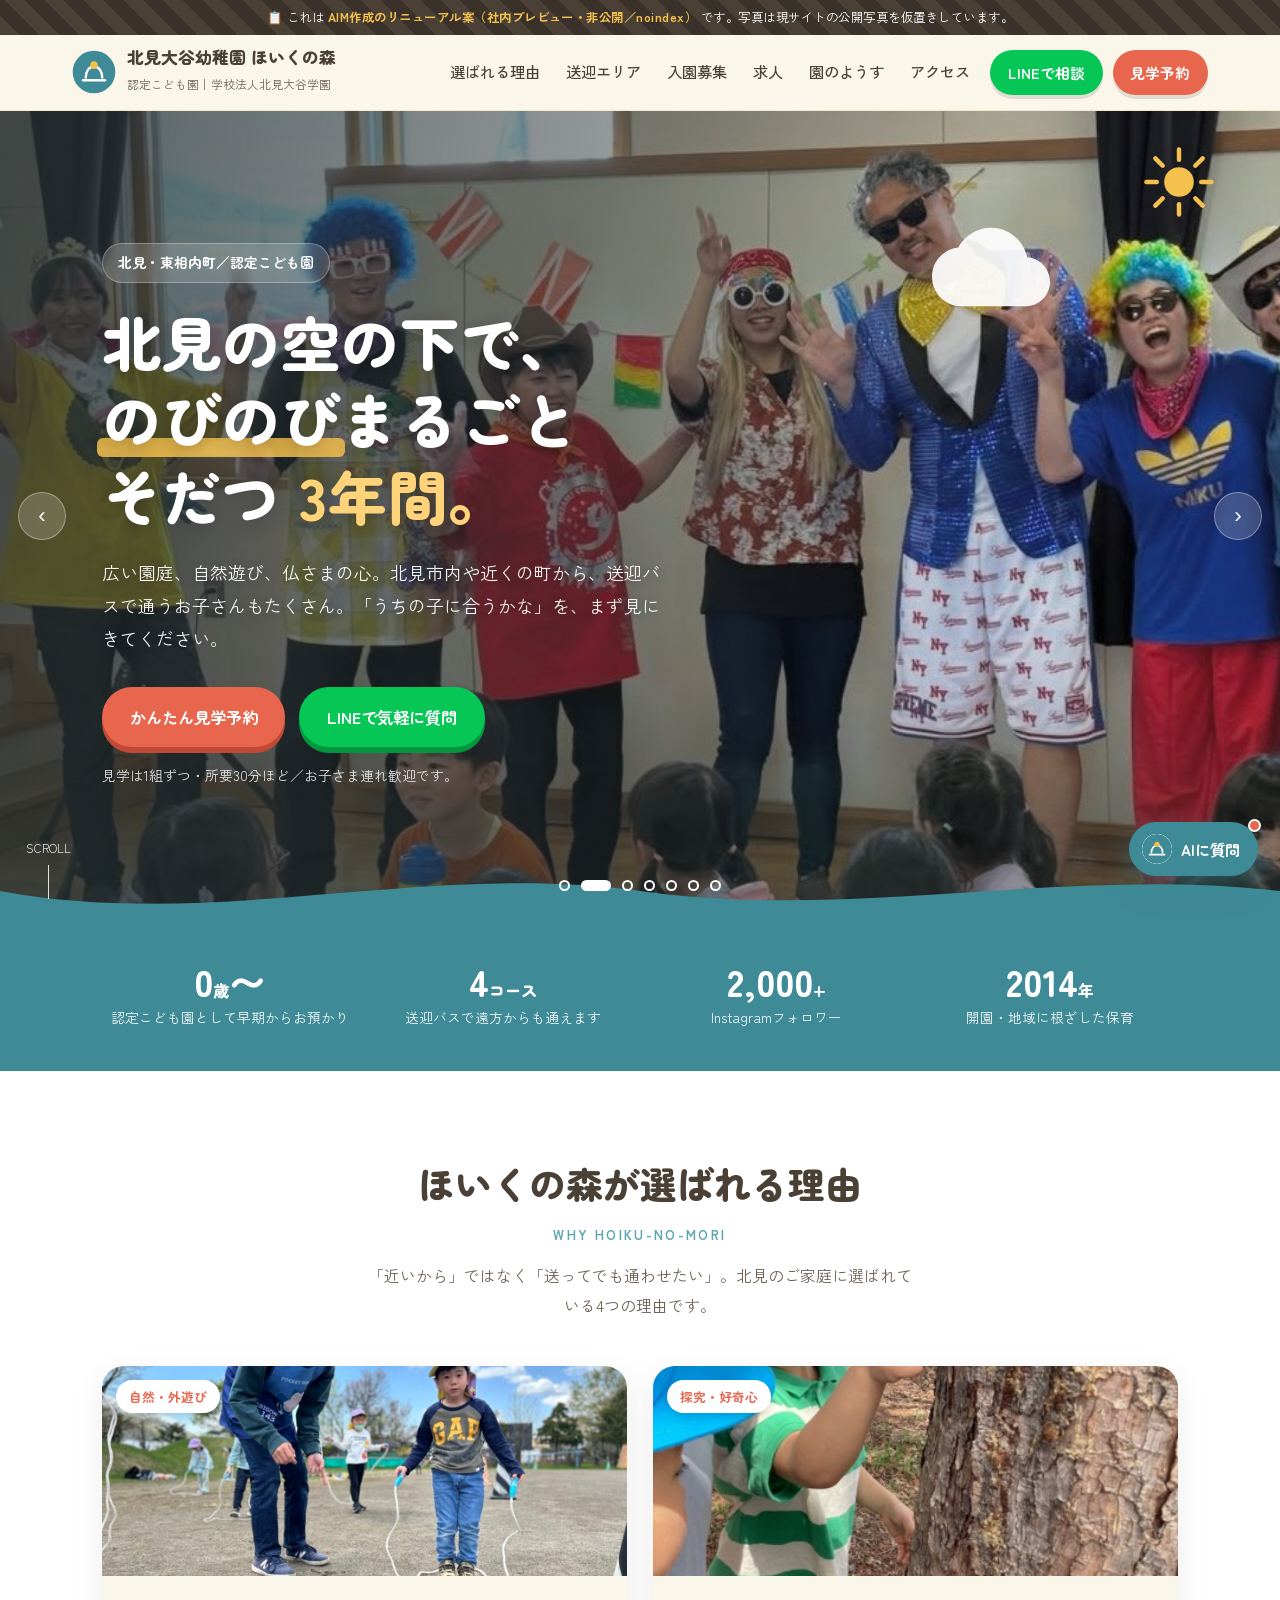
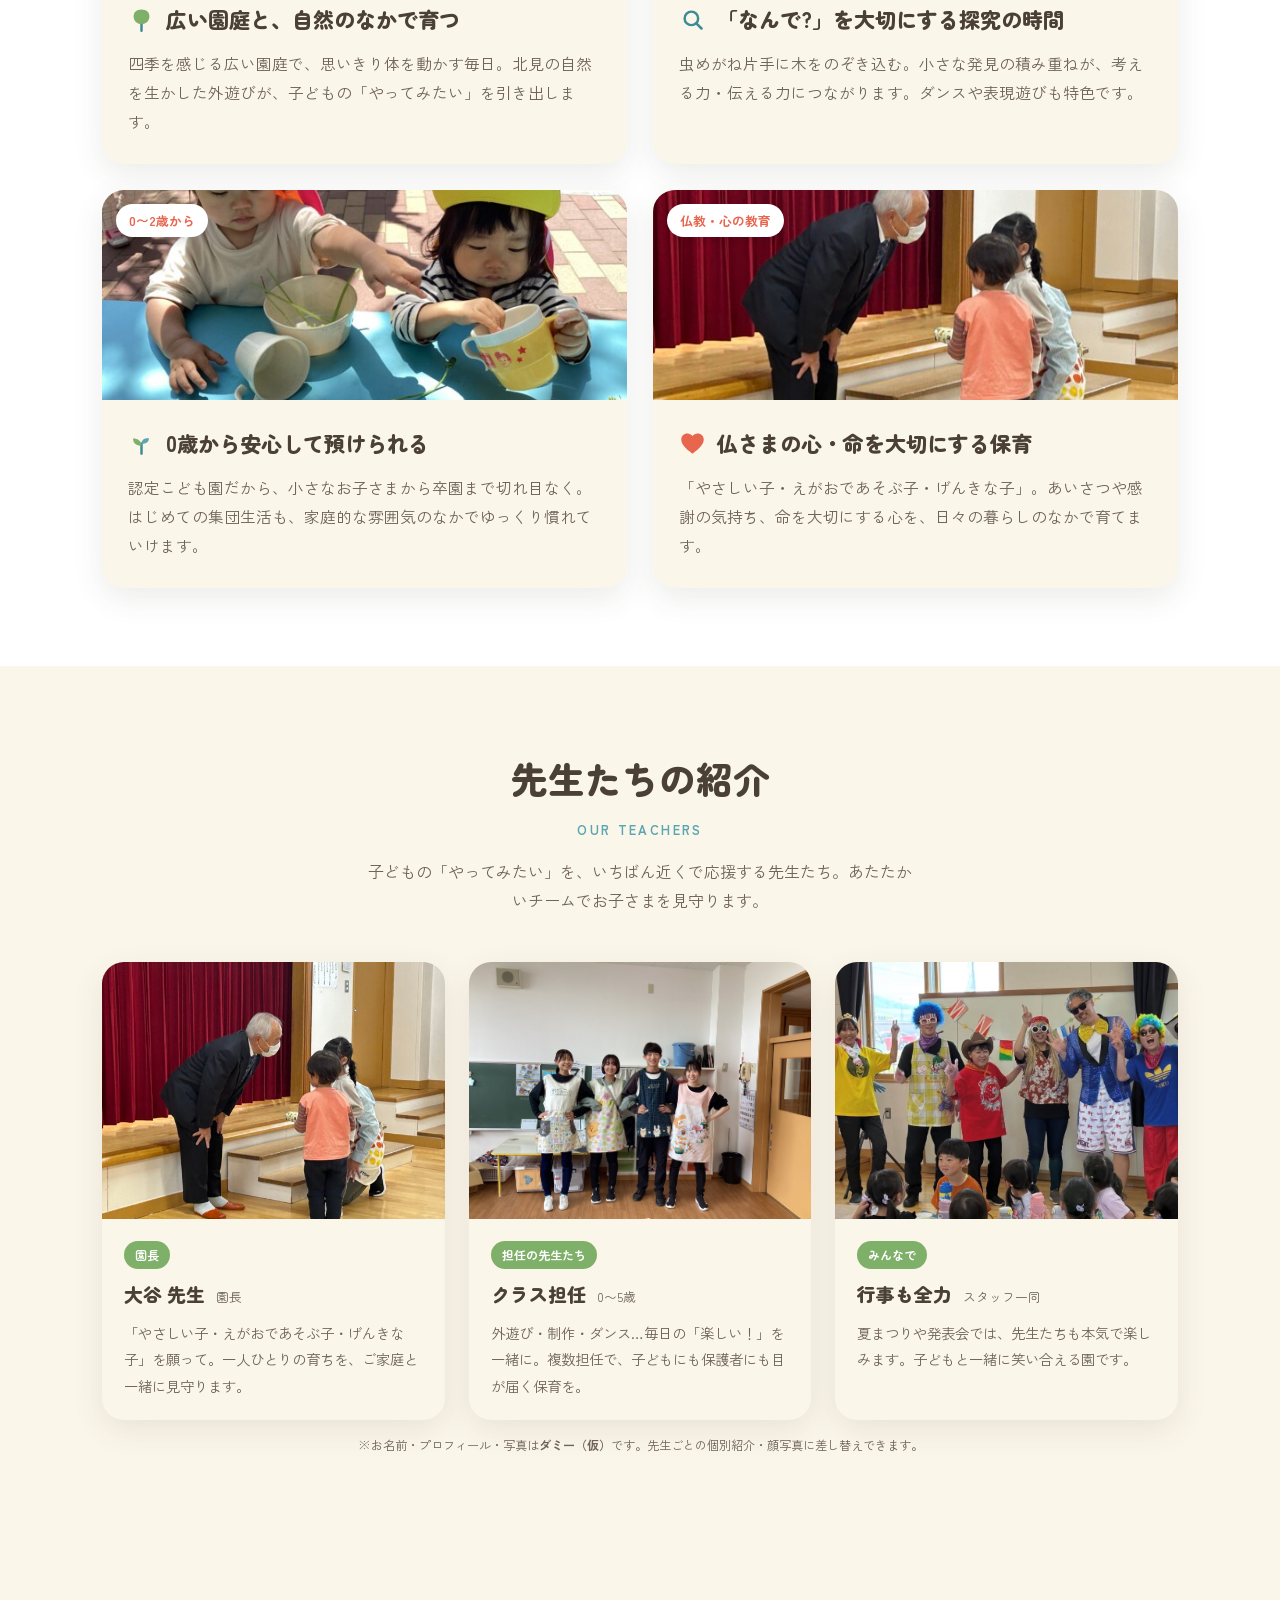
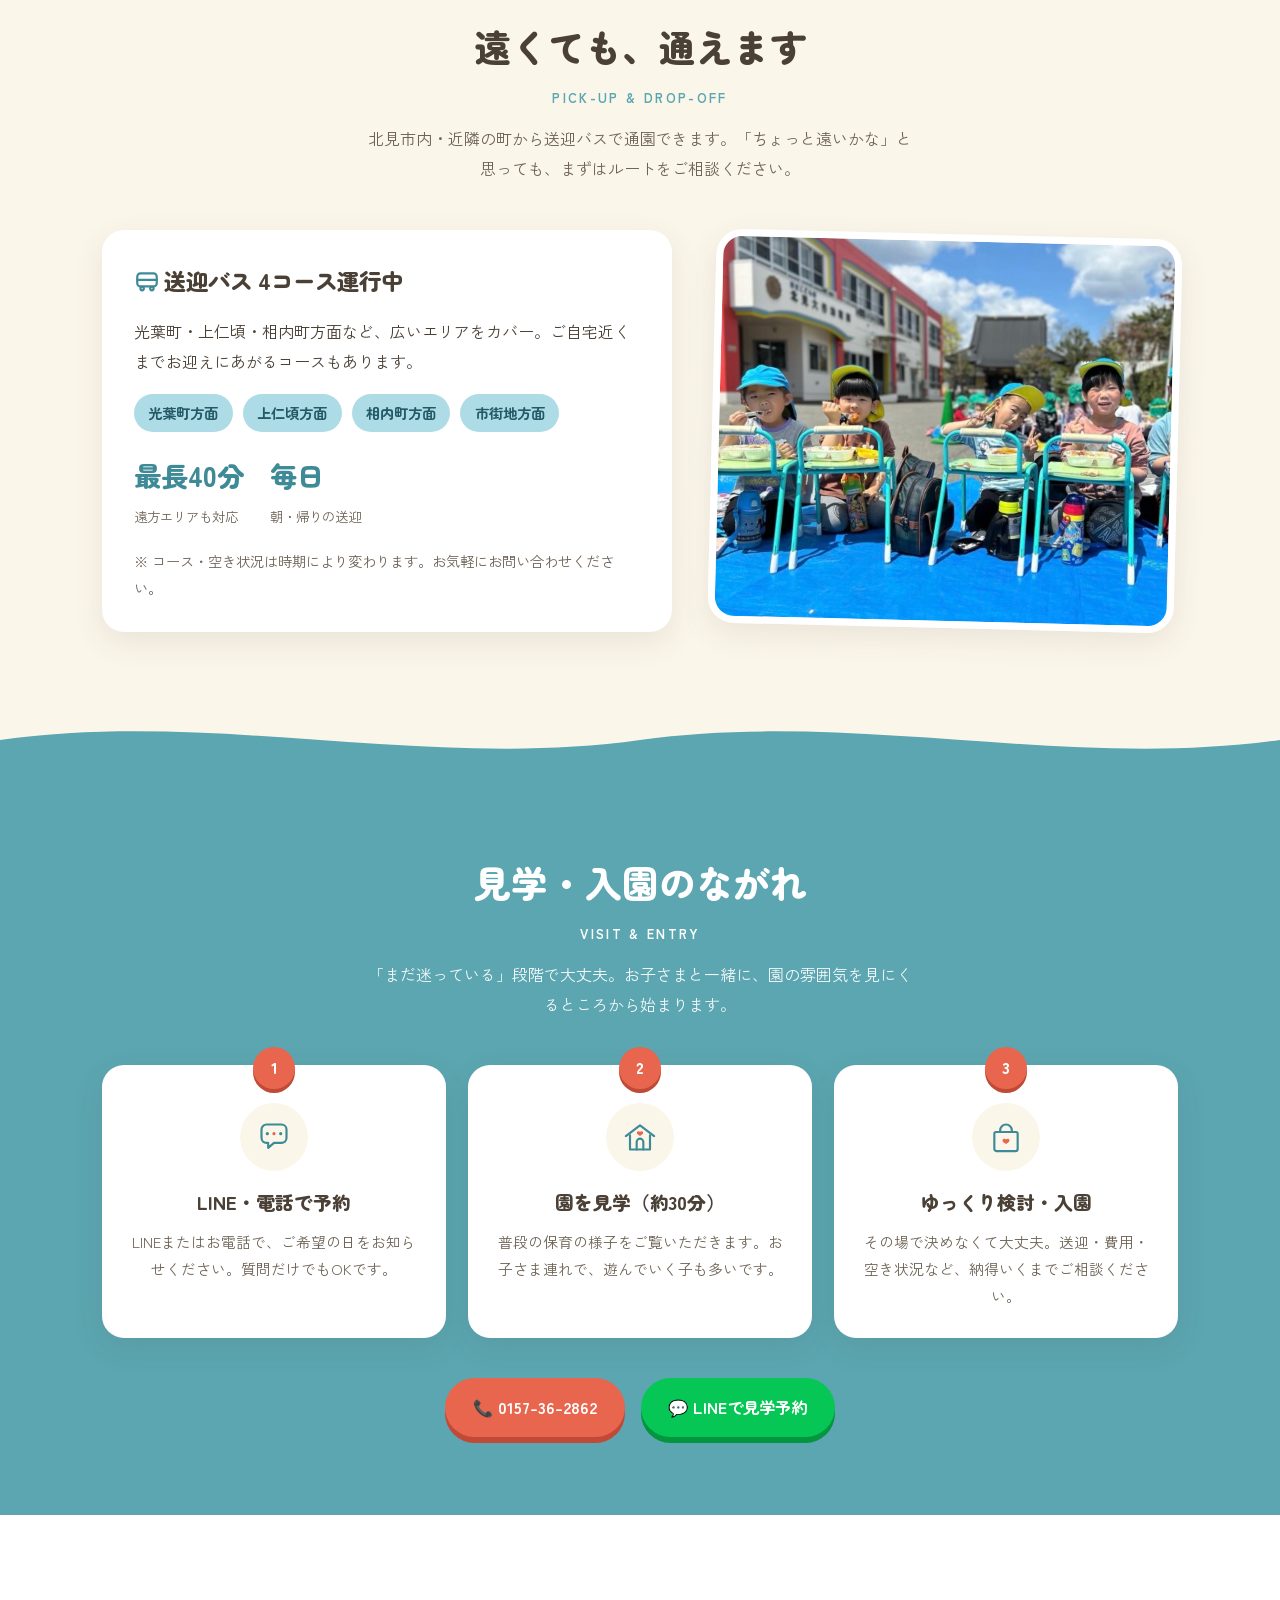
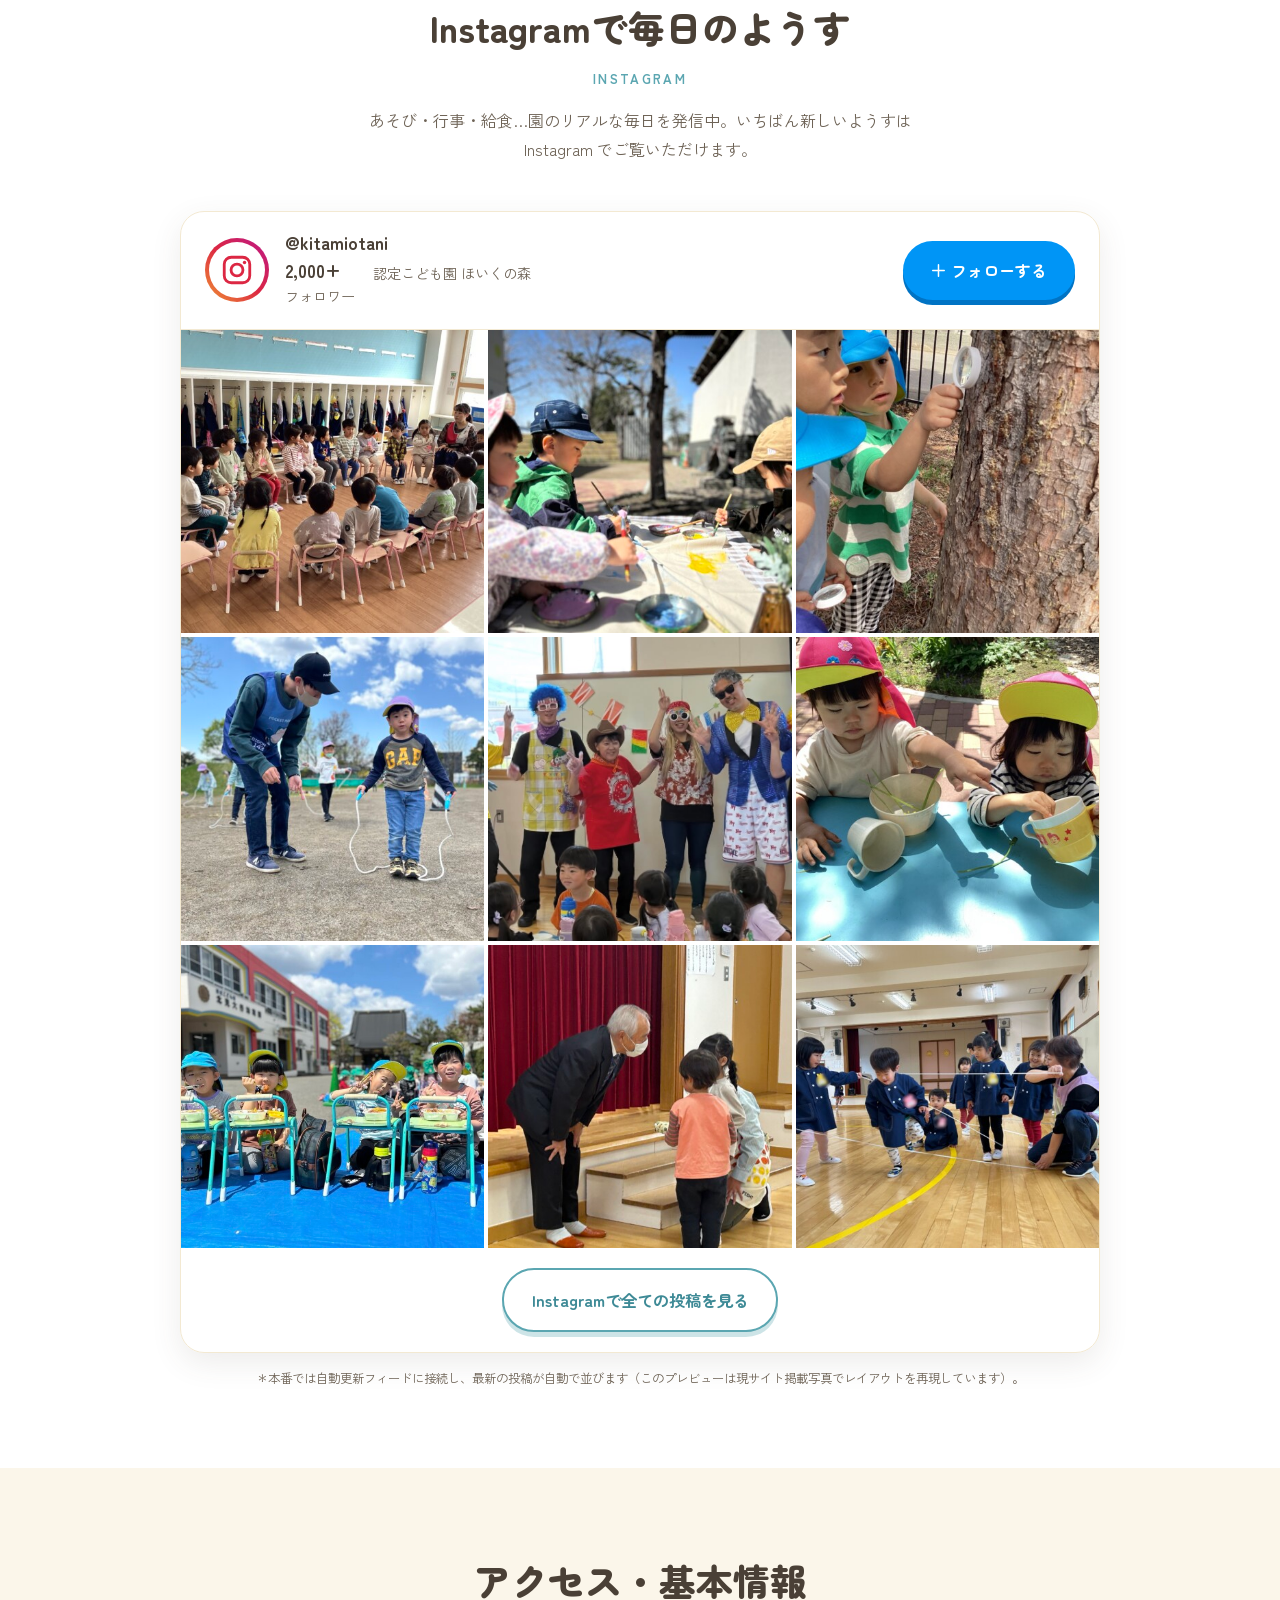
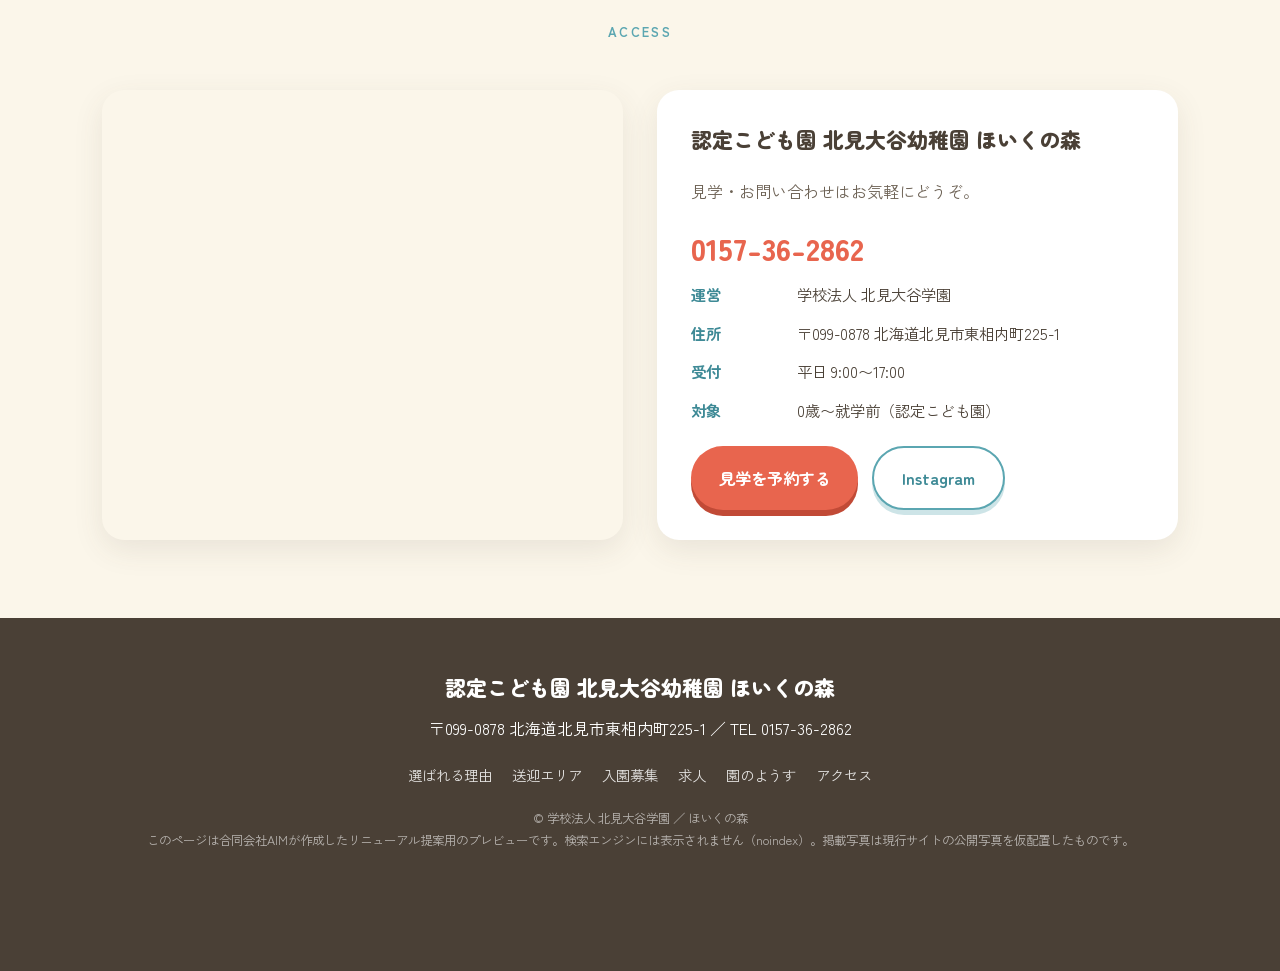
<file: index.html>
<!DOCTYPE html>
<html lang="ja">
<head>
<meta charset="UTF-8">
<meta name="viewport" content="width=device-width, initial-scale=1.0">
<!-- ▼ SEO試作: 本番ではこの noindex を外す（プレビュー中のみ検索除外） -->
<meta name="robots" content="noindex, nofollow">
<!-- 検索結果に出すタイトル/説明（「北見 幼稚園」「北見 こども園」を狙う） -->
<title>北見の認定こども園 ほいくの森（北見大谷幼稚園）｜見学受付中</title>
<meta name="description" content="北見市東相内の認定こども園「ほいくの森」。0歳から就学前まで、広い園庭での自然遊びと仏さまの心を大切にした保育。北見市内・近隣の町から送迎バスで通えます。見学はお電話・LINEで受付中。">
<link rel="canonical" href="https://kitami-otani.com/">
<meta property="og:type" content="website">
<meta property="og:site_name" content="認定こども園 北見大谷幼稚園 ほいくの森">
<meta property="og:title" content="北見の認定こども園 ほいくの森｜0歳から・送迎バス・見学受付中">
<meta property="og:description" content="北見市東相内の認定こども園。広い園庭での自然遊びと仏さまの心。北見市内・近隣の町から送迎バスで通えます。見学はお電話・LINEで受付中。">
<meta property="og:url" content="https://kitami-otani.com/">
<meta property="og:image" content="https://kitami-otani.com/ogp.jpg">
<meta name="format-detection" content="telephone=no">
<!-- 構造化データ（Google「リッチリザルト テスト」で検証可。ローカルSEO/MEO連動） -->
<script type="application/ld+json">
{
  "@context": "https://schema.org",
  "@type": "Preschool",
  "name": "認定こども園 北見大谷幼稚園 ほいくの森",
  "alternateName": ["北見大谷幼稚園", "ほいくの森", "北見 認定こども園 ほいくの森"],
  "description": "北海道北見市東相内の認定こども園。0歳から就学前まで、広い園庭での自然遊びと仏さまの心を大切にした保育を行っています。北見市内・近隣の町から送迎バスで通えます。",
  "url": "https://kitami-otani.com/",
  "telephone": "+81-157-36-2862",
  "image": "https://kitami-otani.com/ogp.jpg",
  "address": {
    "@type": "PostalAddress",
    "postalCode": "099-0878",
    "addressRegion": "北海道",
    "addressLocality": "北見市",
    "streetAddress": "東相内町225-1",
    "addressCountry": "JP"
  },
  "areaServed": ["北見市", "置戸町", "訓子府町", "端野"],
  "openingHoursSpecification": {
    "@type": "OpeningHoursSpecification",
    "dayOfWeek": ["Monday","Tuesday","Wednesday","Thursday","Friday"],
    "opens": "09:00",
    "closes": "17:00"
  },
  "sameAs": ["https://www.instagram.com/kitamiotani/"]
}
</script>
<script type="application/ld+json">
{
  "@context": "https://schema.org",
  "@type": "FAQPage",
  "mainEntity": [
    {"@type":"Question","name":"幼稚園・保育園・認定こども園の違いは？","acceptedAnswer":{"@type":"Answer","text":"認定こども園は幼稚園と保育園の機能をあわせ持ち、0歳から就学前まで通えます。共働きのご家庭もそうでないご家庭も利用できます。"}},
    {"@type":"Question","name":"0歳から預けられますか？","acceptedAnswer":{"@type":"Answer","text":"はい。認定こども園のため0歳から就学前までお預かりします。0〜2歳は枠が限られるため早めのご相談がおすすめです。"}},
    {"@type":"Question","name":"送迎バスはありますか？","acceptedAnswer":{"@type":"Answer","text":"4コースの送迎バスを運行しています。北見市内・近隣の町から、ご自宅近くまでお迎えにあがるコースもあります。"}},
    {"@type":"Question","name":"見学はできますか？","acceptedAnswer":{"@type":"Answer","text":"はい。1組ずつ・所要30分ほどで見学いただけます。お電話（0157-36-2862）またはLINEでご予約ください。"}}
  ]
}
</script>
<link rel="preconnect" href="https://fonts.googleapis.com">
<link rel="preconnect" href="https://fonts.gstatic.com" crossorigin>
<link href="https://fonts.googleapis.com/css2?family=Zen+Maru+Gothic:wght@500;700;900&family=Zen+Kaku+Gothic+New:wght@400;500;700&display=swap" rel="stylesheet">
<link rel="stylesheet" href="assets/css/site.css">
</head>
<body>

<div class="preview-flag">📋 これは <b>AIM作成のリニューアル案（社内プレビュー・非公開／noindex）</b> です。写真は現サイトの公開写真を仮置きしています。</div>

<header id="hd">
  <div class="nav">
    <a class="brand" href="#top">
      <svg class="mark" viewBox="0 0 64 64" aria-hidden="true">
        <circle cx="32" cy="32" r="31" fill="#3E8A96"/>
        <path d="M20 40c0-9 5-16 12-16s12 7 12 16" fill="none" stroke="#fff" stroke-width="3.4" stroke-linecap="round"/>
        <circle cx="32" cy="22" r="5.5" fill="#F4C04E"/>
        <path d="M16 44h32" stroke="#fff" stroke-width="3.4" stroke-linecap="round"/>
      </svg>
      <span class="txt"><b>北見大谷幼稚園 ほいくの森</b><span>認定こども園｜学校法人北見大谷学園</span></span>
    </a>
    <nav class="nav-links">
      <a href="#reasons">選ばれる理由</a>
      <a href="#area">送迎エリア</a>
      <a href="boshu.html">入園募集</a>
      <a href="saiyo.html">求人</a>
      <a href="#news">園のようす</a>
      <a href="#access">アクセス</a>
    </nav>
    <div class="nav-cta">
      <a class="btn btn-line" href="#steps">LINEで相談</a>
      <a class="btn btn-coral" href="#steps">見学予約</a>
    </div>
  </div>
</header>

<!-- HERO SLIDER -->
<section class="hero" id="top">
  <div class="hero-slider" id="slider">
    <div class="slide is-active" data-bg="assets/photos/kvbg.png"><div class="kb"></div></div>
    <div class="slide" data-bg="assets/photos/staff_costume.jpg"><div class="kb"></div></div>
    <div class="slide" data-bg="assets/photos/571aa6d8-fa3e-4b47-8edc-5038ca798599-1.jpg"><div class="kb"></div></div>
    <div class="slide" data-bg="assets/photos/staff_apron4.jpg"><div class="kb"></div></div>
    <div class="slide" data-bg="assets/photos/img_9525.jpg"><div class="kb"></div></div>
    <div class="slide" data-bg="assets/photos/staff_apron3.jpg"><div class="kb"></div></div>
    <div class="slide" data-bg="assets/photos/img_9206.jpg"><div class="kb"></div></div>
  </div>
  <div class="hero-scrim"></div>

  <svg class="doodle d-sun" viewBox="0 0 100 100" aria-hidden="true"><g fill="none" stroke="#F4C04E" stroke-width="6" stroke-linecap="round"><circle cx="50" cy="50" r="20" fill="#F4C04E" stroke="none"/><line x1="50" y1="6" x2="50" y2="20"/><line x1="50" y1="80" x2="50" y2="94"/><line x1="6" y1="50" x2="20" y2="50"/><line x1="80" y1="50" x2="94" y2="50"/><line x1="18" y1="18" x2="28" y2="28"/><line x1="72" y1="72" x2="82" y2="82"/><line x1="82" y1="18" x2="72" y2="28"/><line x1="28" y1="72" x2="18" y2="82"/></g></svg>
  <svg class="doodle d-cloud" viewBox="0 0 24 24" aria-hidden="true" fill="#ffffff" opacity=".9"><path d="M19.35 10.04C18.67 6.59 15.64 4 12 4 9.11 4 6.6 5.64 5.35 8.04 2.34 8.36 0 10.91 0 14c0 3.31 2.69 6 6 6h13c2.76 0 5-2.24 5-5 0-2.64-2.05-4.78-4.65-4.96z"/></svg>

  <div class="wrap hero-inner">
    <div class="hero-copy">
      <span class="eyebrow">北見・東相内町／認定こども園</span>
      <h1>北見の空の下で、<br><span class="u">のびのび</span>まるごと<br>そだつ <span class="c">3年間。</span></h1>
      <p class="lead">広い園庭、自然遊び、仏さまの心。北見市内や近くの町から、送迎バスで通うお子さんもたくさん。「うちの子に合うかな」を、まず見にきてください。</p>
      <div class="hero-cta">
        <a class="btn btn-coral" href="#steps">かんたん見学予約</a>
        <a class="btn btn-line" href="#steps">LINEで気軽に質問</a>
      </div>
      <p class="hero-note">見学は1組ずつ・所要30分ほど／お子さま連れ歓迎です。</p>
    </div>
  </div>

  <button class="hero-arrow prev" id="prev" aria-label="前へ">‹</button>
  <button class="hero-arrow next" id="next" aria-label="次へ">›</button>
  <div class="hero-dots" id="dots"></div>
  <div class="hero-scrolldown"><span>SCROLL</span><span class="line"></span></div>
</section>

<div class="wave" style="background:transparent;margin-top:-60px"><svg viewBox="0 0 1440 60" preserveAspectRatio="none"><path d="M0,30 C240,70 480,0 720,30 C960,60 1200,5 1440,30 L1440,60 L0,60 Z" fill="#3E8A96"/></svg></div>

<!-- TRUST -->
<div class="trust">
  <div class="wrap trust-grid">
    <div class="ti reveal"><div class="n">0<span class="s">歳</span>〜</div><div class="l">認定こども園として早期からお預かり</div></div>
    <div class="ti reveal d1"><div class="n"><span data-count="4">0</span><span class="s">コース</span></div><div class="l">送迎バスで遠方からも通えます</div></div>
    <div class="ti reveal d2"><div class="n"><span data-count="2000" data-comma="1">0</span><span class="s">+</span></div><div class="l">Instagramフォロワー</div></div>
    <div class="ti reveal d3"><div class="n">2014<span class="s">年</span></div><div class="l">開園・地域に根ざした保育</div></div>
  </div>
</div>

<!-- REASONS -->
<section class="reasons" id="reasons">
  <div class="wrap">
    <div class="sec-head reveal">
      <span class="ja">ほいくの森が選ばれる理由</span>
      <span class="en">WHY HOIKU-NO-MORI</span>
      <p>「近いから」ではなく「送ってでも通わせたい」。北見のご家庭に選ばれている4つの理由です。</p>
    </div>
    <div class="reason-grid">

      <div class="reason reveal">
        <div class="ph"><span class="tag">自然・外遊び</span><img src="assets/photos/img_9525.jpg" alt="園庭で縄跳び"></div>
        <div class="body">
          <h3><span class="ic"><svg viewBox="0 0 24 24" fill="none" aria-hidden="true"><path d="M12 22v-6" stroke="#3E8A96" stroke-width="2.2" stroke-linecap="round"/><path d="M12 16c-4.2 0-7-3-7-7 0-3.2 2.2-6 7-6s7 2.8 7 6c0 4-2.8 7-7 7z" fill="#7FB069"/></svg></span>広い園庭と、自然のなかで育つ</h3>
          <p>四季を感じる広い園庭で、思いきり体を動かす毎日。北見の自然を生かした外遊びが、子どもの「やってみたい」を引き出します。</p>
        </div>
      </div>

      <div class="reason reveal d1">
        <div class="ph"><span class="tag">探究・好奇心</span><img src="assets/photos/img_0504.jpg" alt="虫めがねで観察する子"></div>
        <div class="body">
          <h3><span class="ic"><svg viewBox="0 0 24 24" fill="none" stroke="#3E8A96" stroke-width="2.2" stroke-linecap="round" aria-hidden="true"><circle cx="11" cy="11" r="6"/><path d="M20 20l-4.6-4.6"/></svg></span>「なんで?」を大切にする探究の時間</h3>
          <p>虫めがね片手に木をのぞき込む。小さな発見の積み重ねが、考える力・伝える力につながります。ダンスや表現遊びも特色です。</p>
        </div>
      </div>

      <div class="reason reveal">
        <div class="ph"><span class="tag">0〜2歳から</span><img src="assets/photos/img_0838.jpg" alt="小さな子の遊び"></div>
        <div class="body">
          <h3><span class="ic"><svg viewBox="0 0 24 24" fill="none" aria-hidden="true"><path d="M12 21V12" stroke="#3E8A96" stroke-width="2.2" stroke-linecap="round"/><path d="M12 14c0-4.2-3-6.5-7.5-6.5 0 4.2 3 6.5 7.5 6.5z" fill="#7FB069"/><path d="M12 12c0-3.4 3-5.4 6.6-4.6 0 3.4-3 5.4-6.6 4.6z" fill="#5BA6B1"/></svg></span>0歳から安心して預けられる</h3>
          <p>認定こども園だから、小さなお子さまから卒園まで切れ目なく。はじめての集団生活も、家庭的な雰囲気のなかでゆっくり慣れていけます。</p>
        </div>
      </div>

      <div class="reason reveal d1">
        <div class="ph"><span class="tag">仏教・心の教育</span><img src="assets/photos/img_9751.jpg" alt="園長先生とのあいさつ"></div>
        <div class="body">
          <h3><span class="ic"><svg viewBox="0 0 24 24" aria-hidden="true"><path d="M12 21C5 16 2 12 2 8.4 2 5.3 4.4 3 7.4 3c1.8 0 3.5.9 4.6 2.3C13.1 3.9 14.8 3 16.6 3 19.6 3 22 5.3 22 8.4c0 3.6-3 7.6-10 12.6z" fill="#E8654E"/></svg></span>仏さまの心・命を大切にする保育</h3>
          <p>「やさしい子・えがおであそぶ子・げんきな子」。あいさつや感謝の気持ち、命を大切にする心を、日々の暮らしのなかで育てます。</p>
        </div>
      </div>

    </div>
  </div>
</section>

<!-- 先生たちの紹介 -->
<section class="bg-cream" id="staff">
  <div class="wrap">
    <div class="sec-head reveal">
      <span class="ja">先生たちの紹介</span>
      <span class="en">OUR TEACHERS</span>
      <p>子どもの「やってみたい」を、いちばん近くで応援する先生たち。あたたかいチームでお子さまを見守ります。</p>
    </div>
    <div class="staff-grid">
      <div class="staff reveal">
        <div class="ph"><img src="assets/photos/img_9751.jpg" alt="園長先生" loading="lazy"></div>
        <div class="body"><span class="role">園長</span><h3>大谷 先生 <small>園長</small></h3><p>「やさしい子・えがおであそぶ子・げんきな子」を願って。一人ひとりの育ちを、ご家庭と一緒に見守ります。</p></div>
      </div>
      <div class="staff reveal d1">
        <div class="ph"><img src="assets/photos/staff_apron4.jpg" alt="担任の先生たち" loading="lazy"></div>
        <div class="body"><span class="role">担任の先生たち</span><h3>クラス担任 <small>0〜5歳</small></h3><p>外遊び・制作・ダンス…毎日の「楽しい！」を一緒に。複数担任で、子どもにも保護者にも目が届く保育を。</p></div>
      </div>
      <div class="staff reveal">
        <div class="ph"><img src="assets/photos/staff_costume.jpg" alt="行事のようす" loading="lazy"></div>
        <div class="body"><span class="role">みんなで</span><h3>行事も全力 <small>スタッフ一同</small></h3><p>夏まつりや発表会では、先生たちも本気で楽しみます。子どもと一緒に笑い合える園です。</p></div>
      </div>
    </div>
    <p class="form-note reveal">※お名前・プロフィール・写真は<b>ダミー（仮）</b>です。先生ごとの個別紹介・顔写真に差し替えできます。</p>
  </div>
</section>

<!-- AREA / 送迎 -->
<section class="area" id="area">
  <div class="wrap">
    <div class="sec-head reveal">
      <span class="ja">遠くても、通えます</span>
      <span class="en">PICK-UP &amp; DROP-OFF</span>
      <p>北見市内・近隣の町から送迎バスで通園できます。「ちょっと遠いかな」と思っても、まずはルートをご相談ください。</p>
    </div>
    <div class="area-grid">
      <div class="area-card reveal">
        <h3><span class="ic"><svg viewBox="0 0 24 24" fill="none" stroke="#3E8A96" stroke-width="2" stroke-linecap="round" stroke-linejoin="round" aria-hidden="true"><rect x="3" y="5" width="18" height="12" rx="3"/><path d="M3 11h18"/><circle cx="7.5" cy="19" r="1.6"/><circle cx="16.5" cy="19" r="1.6"/></svg></span>送迎バス 4コース運行中</h3>
        <p>光葉町・上仁頃・相内町方面など、広いエリアをカバー。ご自宅近くまでお迎えにあがるコースもあります。</p>
        <div class="course"><span>光葉町方面</span><span>上仁頃方面</span><span>相内町方面</span><span>市街地方面</span></div>
        <div class="area-stats">
          <div><b>最長40分</b><span>遠方エリアも対応</span></div>
          <div><b>毎日</b><span>朝・帰りの送迎</span></div>
        </div>
        <p style="margin-top:18px;font-size:.9rem;color:var(--ink-soft)">※ コース・空き状況は時期により変わります。お気軽にお問い合わせください。</p>
      </div>
      <div class="area-photo reveal d1">
        <div class="frame"><img src="assets/photos/571aa6d8-fa3e-4b47-8edc-5038ca798599-1.jpg" alt="園庭での外ランチの様子"></div>
      </div>
    </div>
  </div>
</section>

<div class="wave"><svg viewBox="0 0 1440 60" preserveAspectRatio="none"><path d="M0,30 C240,0 480,60 720,30 C960,0 1200,60 1440,30 L1440,60 L0,60 Z" fill="#5BA6B1"/></svg></div>

<!-- STEPS (conversion core) -->
<section class="steps" id="steps">
  <div class="wrap">
    <div class="sec-head reveal">
      <span class="ja">見学・入園のながれ</span>
      <span class="en">VISIT &amp; ENTRY</span>
      <p>「まだ迷っている」段階で大丈夫。お子さまと一緒に、園の雰囲気を見にくるところから始まります。</p>
    </div>
    <div class="step-grid">
      <div class="step reveal">
        <div class="num">1</div>
        <div class="ic"><svg viewBox="0 0 48 48" fill="none" stroke="#3E8A96" stroke-width="2.6" stroke-linecap="round" stroke-linejoin="round"><path d="M15 9h18a6 6 0 0 1 6 6v10a6 6 0 0 1-6 6h-9l-7 6v-6h-2a6 6 0 0 1-6-6V15a6 6 0 0 1 6-6z"/><circle cx="16" cy="20" r="1.9" fill="#3E8A96" stroke="none"/><circle cx="24" cy="20" r="1.9" fill="#E8654E" stroke="none"/><circle cx="32" cy="20" r="1.9" fill="#3E8A96" stroke="none"/></svg></div>
        <h3>LINE・電話で予約</h3>
        <p>LINEまたはお電話で、ご希望の日をお知らせください。質問だけでもOKです。</p>
      </div>
      <div class="step reveal d1">
        <div class="num">2</div>
        <div class="ic"><svg viewBox="0 0 48 48" fill="none" stroke="#3E8A96" stroke-width="2.6" stroke-linecap="round" stroke-linejoin="round"><path d="M7 23 24 10l17 13"/><path d="M12 22v17h24V22"/><path d="M20 39v-9a4 4 0 0 1 8 0v9"/><path d="M24 18c-1-1.5-3.8-1-3.8 1 0 1.7 2.3 2.7 3.8 3.9 1.5-1.2 3.8-2.2 3.8-3.9 0-2-2.8-2.5-3.8-1z" fill="#E8654E" stroke="none"/></svg></div>
        <h3>園を見学（約30分）</h3>
        <p>普段の保育の様子をご覧いただきます。お子さま連れで、遊んでいく子も多いです。</p>
      </div>
      <div class="step reveal d2">
        <div class="num">3</div>
        <div class="ic"><svg viewBox="0 0 48 48" fill="none" stroke="#3E8A96" stroke-width="2.6" stroke-linecap="round" stroke-linejoin="round"><path d="M12 18h24a2 2 0 0 1 2 2v18a3 3 0 0 1-3 3H13a3 3 0 0 1-3-3V20a2 2 0 0 1 2-2z"/><path d="M17 18v-2a7 7 0 0 1 14 0v2"/><path d="M24 27c-1.1-1.7-4.2-1.1-4.2 1.1 0 1.9 2.6 3 4.2 4.4 1.6-1.4 4.2-2.5 4.2-4.4 0-2.2-3.1-2.8-4.2-1.1z" fill="#E8654E" stroke="none"/></svg></div>
        <h3>ゆっくり検討・入園</h3>
        <p>その場で決めなくて大丈夫。送迎・費用・空き状況など、納得いくまでご相談ください。</p>
      </div>
    </div>
    <div class="steps-cta reveal">
      <a class="btn btn-coral" href="tel:0157-36-2862">📞 0157-36-2862</a>
      <a class="btn btn-line" href="#">💬 LINEで見学予約</a>
    </div>
  </div>
</section>

<!-- INSTAGRAM FEED -->
<section class="insta" id="news">
  <div class="wrap">
    <div class="sec-head reveal">
      <span class="ja">Instagramで毎日のようす</span>
      <span class="en">INSTAGRAM</span>
      <p>あそび・行事・給食…園のリアルな毎日を発信中。いちばん新しいようすは Instagram でご覧いただけます。</p>
    </div>
    <div class="ig-card reveal">
      <div class="ig-head">
        <div class="av"><span class="inner"><svg viewBox="0 0 24 24" fill="none" stroke="#dc2743" stroke-width="2"><rect x="3" y="3" width="18" height="18" rx="5"/><circle cx="12" cy="12" r="4.2"/><circle cx="17.3" cy="6.7" r="1.2" fill="#dc2743" stroke="none"/></svg></span></div>
        <div class="ig-meta">
          <b>@kitamiotani</b>
          <div class="ig-stats"><span><b>2,000+</b> フォロワー</span><span>認定こども園 ほいくの森</span></div>
        </div>
        <a class="btn btn-ig ig-follow" href="https://www.instagram.com/kitamiotani/" target="_blank" rel="noopener">＋ フォローする</a>
      </div>
      <div class="ig-grid">
        <a href="https://www.instagram.com/kitamiotani/" target="_blank" rel="noopener"><img src="assets/photos/img_0242.jpg" alt="園の投稿" loading="lazy"><span class="ov"><svg viewBox="0 0 24 24" fill="none" stroke="#fff" stroke-width="2"><rect x="3" y="3" width="18" height="18" rx="5"/><circle cx="12" cy="12" r="4.2"/><circle cx="17.3" cy="6.7" r="1.2" fill="#fff" stroke="none"/></svg></span></a>
        <a href="https://www.instagram.com/kitamiotani/" target="_blank" rel="noopener"><img src="assets/photos/img_9206.jpg" alt="園の投稿" loading="lazy"><span class="ov"><svg viewBox="0 0 24 24" fill="none" stroke="#fff" stroke-width="2"><rect x="3" y="3" width="18" height="18" rx="5"/><circle cx="12" cy="12" r="4.2"/><circle cx="17.3" cy="6.7" r="1.2" fill="#fff" stroke="none"/></svg></span></a>
        <a href="https://www.instagram.com/kitamiotani/" target="_blank" rel="noopener"><img src="assets/photos/img_0504.jpg" alt="園の投稿" loading="lazy"><span class="ov"><svg viewBox="0 0 24 24" fill="none" stroke="#fff" stroke-width="2"><rect x="3" y="3" width="18" height="18" rx="5"/><circle cx="12" cy="12" r="4.2"/><circle cx="17.3" cy="6.7" r="1.2" fill="#fff" stroke="none"/></svg></span></a>
        <a href="https://www.instagram.com/kitamiotani/" target="_blank" rel="noopener"><img src="assets/photos/img_9525.jpg" alt="園の投稿" loading="lazy"><span class="ov"><svg viewBox="0 0 24 24" fill="none" stroke="#fff" stroke-width="2"><rect x="3" y="3" width="18" height="18" rx="5"/><circle cx="12" cy="12" r="4.2"/><circle cx="17.3" cy="6.7" r="1.2" fill="#fff" stroke="none"/></svg></span></a>
        <a href="https://www.instagram.com/kitamiotani/" target="_blank" rel="noopener"><img src="assets/photos/staff_costume.jpg" alt="園の投稿" loading="lazy"><span class="ov"><svg viewBox="0 0 24 24" fill="none" stroke="#fff" stroke-width="2"><rect x="3" y="3" width="18" height="18" rx="5"/><circle cx="12" cy="12" r="4.2"/><circle cx="17.3" cy="6.7" r="1.2" fill="#fff" stroke="none"/></svg></span></a>
        <a href="https://www.instagram.com/kitamiotani/" target="_blank" rel="noopener"><img src="assets/photos/img_0838.jpg" alt="園の投稿" loading="lazy"><span class="ov"><svg viewBox="0 0 24 24" fill="none" stroke="#fff" stroke-width="2"><rect x="3" y="3" width="18" height="18" rx="5"/><circle cx="12" cy="12" r="4.2"/><circle cx="17.3" cy="6.7" r="1.2" fill="#fff" stroke="none"/></svg></span></a>
        <a href="https://www.instagram.com/kitamiotani/" target="_blank" rel="noopener"><img src="assets/photos/571aa6d8-fa3e-4b47-8edc-5038ca798599-1.jpg" alt="園の投稿" loading="lazy"><span class="ov"><svg viewBox="0 0 24 24" fill="none" stroke="#fff" stroke-width="2"><rect x="3" y="3" width="18" height="18" rx="5"/><circle cx="12" cy="12" r="4.2"/><circle cx="17.3" cy="6.7" r="1.2" fill="#fff" stroke="none"/></svg></span></a>
        <a href="https://www.instagram.com/kitamiotani/" target="_blank" rel="noopener"><img src="assets/photos/img_9751.jpg" alt="園の投稿" loading="lazy"><span class="ov"><svg viewBox="0 0 24 24" fill="none" stroke="#fff" stroke-width="2"><rect x="3" y="3" width="18" height="18" rx="5"/><circle cx="12" cy="12" r="4.2"/><circle cx="17.3" cy="6.7" r="1.2" fill="#fff" stroke="none"/></svg></span></a>
        <a href="https://www.instagram.com/kitamiotani/" target="_blank" rel="noopener"><img src="assets/photos/img_9775-1.jpg" alt="園の投稿" loading="lazy"><span class="ov"><svg viewBox="0 0 24 24" fill="none" stroke="#fff" stroke-width="2"><rect x="3" y="3" width="18" height="18" rx="5"/><circle cx="12" cy="12" r="4.2"/><circle cx="17.3" cy="6.7" r="1.2" fill="#fff" stroke="none"/></svg></span></a>
      </div>
      <div class="ig-foot"><a class="btn btn-ghost" href="https://www.instagram.com/kitamiotani/" target="_blank" rel="noopener">Instagramで全ての投稿を見る</a></div>
    </div>
    <p class="ig-note reveal">＊本番では自動更新フィードに接続し、最新の投稿が自動で並びます（このプレビューは現サイト掲載写真でレイアウトを再現しています）。</p>
  </div>
</section>

<!-- ACCESS -->
<section class="access" id="access">
  <div class="wrap">
    <div class="sec-head reveal">
      <span class="ja">アクセス・基本情報</span>
      <span class="en">ACCESS</span>
    </div>
    <div class="access-grid">
      <div class="map reveal">
        <iframe src="https://maps.google.com/maps?q=%E5%8C%97%E8%A6%8B%E5%A4%A7%E8%B0%B7%E5%B9%BC%E7%A8%9A%E5%9C%92%20%E3%81%BB%E3%81%84%E3%81%8F%E3%81%AE%E6%A3%AE&t=&z=15&ie=UTF8&iwloc=&output=embed" loading="lazy" title="地図"></iframe>
      </div>
      <div class="info reveal d1">
        <h3>認定こども園 北見大谷幼稚園 ほいくの森</h3>
        <p style="color:var(--ink-soft);margin-bottom:14px">見学・お問い合わせはお気軽にどうぞ。</p>
        <div class="tel">0157-36-2862</div>
        <dl>
          <dt>運営</dt><dd>学校法人 北見大谷学園</dd>
          <dt>住所</dt><dd>〒099-0878 北海道北見市東相内町225-1</dd>
          <dt>受付</dt><dd>平日 9:00〜17:00</dd>
          <dt>対象</dt><dd>0歳〜就学前（認定こども園）</dd>
        </dl>
        <div class="hero-cta" style="margin-top:22px">
          <a class="btn btn-coral" href="#steps">見学を予約する</a>
          <a class="btn btn-ghost" href="https://www.instagram.com/kitamiotani/" target="_blank" rel="noopener">Instagram</a>
        </div>
      </div>
    </div>
  </div>
</section>

<footer>
  <div class="wrap">
    <div class="fbrand">認定こども園 北見大谷幼稚園 ほいくの森</div>
    <div>〒099-0878 北海道北見市東相内町225-1 ／ TEL 0157-36-2862</div>
    <nav class="fnav">
      <a href="#reasons">選ばれる理由</a>
      <a href="#area">送迎エリア</a>
      <a href="boshu.html">入園募集</a>
      <a href="saiyo.html">求人</a>
      <a href="#news">園のようす</a>
      <a href="#access">アクセス</a>
    </nav>
    <small>
      © 学校法人 北見大谷学園 ／ ほいくの森<br>
      このページは合同会社AIMが作成したリニューアル提案用のプレビューです。検索エンジンには表示されません（noindex）。掲載写真は現行サイトの公開写真を仮配置したものです。
    </small>
  </div>
</footer>

<!-- AI chat (demo: RAG over園 docs) -->
<button class="chat-launch" id="chatLaunch" aria-label="AIガイドに質問する">
  <span class="ava"><svg viewBox="0 0 64 64" aria-hidden="true"><circle cx="32" cy="32" r="32" fill="#3E8A96"/><path d="M20 40c0-9 5-16 12-16s12 7 12 16" fill="none" stroke="#fff" stroke-width="3.6" stroke-linecap="round"/><circle cx="32" cy="22" r="5.5" fill="#F4C04E"/><path d="M16 44h32" stroke="#fff" stroke-width="3.6" stroke-linecap="round"/></svg></span><span class="label">AIに質問</span><span class="pulse"></span>
</button>
<div class="chat-panel" id="chatPanel" role="dialog" aria-label="ほいくの森 AIガイド">
  <div class="chat-head">
    <span class="ava"><svg viewBox="0 0 64 64" aria-hidden="true"><circle cx="32" cy="32" r="32" fill="#3E8A96"/><path d="M20 40c0-9 5-16 12-16s12 7 12 16" fill="none" stroke="#fff" stroke-width="3.6" stroke-linecap="round"/><circle cx="32" cy="22" r="5.5" fill="#F4C04E"/><path d="M16 44h32" stroke="#fff" stroke-width="3.6" stroke-linecap="round"/></svg></span>
    <div><b>ほいくの森 AIガイド</b><span class="sub">園の情報をもとにお答えします</span></div>
    <button class="x" id="chatClose" aria-label="閉じる">✕</button>
  </div>
  <div class="chat-body" id="chatBody"></div>
  <div class="chat-chips" id="chatChips"></div>
  <div class="chat-input">
    <input id="chatInput" type="text" placeholder="例：送迎バスは来ますか？" autocomplete="off">
    <button id="chatSend" aria-label="送信">➤</button>
  </div>
  <div class="chat-note">＊これはデモです。AIが園の公開情報をもとに回答します。正確な内容は最終的にお電話でご確認ください。</div>
</div>

<!-- mobile sticky CTA -->
<div class="sticky-cta">
  <a class="btn btn-line" href="#steps">💬 LINE相談</a>
  <a class="btn btn-coral" href="#steps">📞 見学予約</a>
</div>

<script>
(function(){
  /* ---- hero slider ---- */
  var slides=[].slice.call(document.querySelectorAll('.slide'));
  var dotsWrap=document.getElementById('dots');
  var idx=0,timer=null,DUR=5200;
  // set bg + preload
  slides.forEach(function(s,i){
    var url=s.getAttribute('data-bg');
    s.querySelector('.kb').style.backgroundImage='url("'+url+'")';
    var b=document.createElement('button');
    b.setAttribute('aria-label',(i+1)+'枚目');
    if(i===0)b.className='on';
    b.addEventListener('click',function(){go(i,true)});
    dotsWrap.appendChild(b);
  });
  var dots=[].slice.call(dotsWrap.children);
  function go(n,manual){
    slides[idx].classList.remove('is-active');
    dots[idx].classList.remove('on');
    idx=(n+slides.length)%slides.length;
    slides[idx].classList.add('is-active');
    dots[idx].classList.add('on');
    if(manual){restart();}
  }
  function next(){go(idx+1)}
  function start(){timer=setInterval(next,DUR)}
  function restart(){clearInterval(timer);start()}
  document.getElementById('next').addEventListener('click',function(){go(idx+1,true)});
  document.getElementById('prev').addEventListener('click',function(){go(idx-1,true)});
  document.addEventListener('visibilitychange',function(){document.hidden?clearInterval(timer):restart()});
  if(!window.matchMedia('(prefers-reduced-motion:reduce)').matches){start();}

  /* ---- scroll reveal ---- */
  var io=new IntersectionObserver(function(entries){
    entries.forEach(function(e){
      if(e.isIntersecting){e.target.classList.add('in');io.unobserve(e.target);}
    });
  },{threshold:.16});
  document.querySelectorAll('.reveal').forEach(function(el){io.observe(el)});

  /* ---- count up ---- */
  var cio=new IntersectionObserver(function(entries){
    entries.forEach(function(e){
      if(!e.isIntersecting)return;
      var el=e.target,end=+el.getAttribute('data-count'),comma=el.getAttribute('data-comma'),t0=null,D=1400;
      function step(ts){
        if(!t0)t0=ts;var p=Math.min((ts-t0)/D,1);
        var v=Math.floor((0.5-Math.cos(p*Math.PI)/2)*end);
        el.textContent=comma?v.toLocaleString():v;
        if(p<1)requestAnimationFrame(step);else el.textContent=comma?end.toLocaleString():end;
      }
      requestAnimationFrame(step);cio.unobserve(el);
    });
  },{threshold:.6});
  document.querySelectorAll('[data-count]').forEach(function(el){cio.observe(el)});

  /* ---- header shadow ---- */
  var hd=document.getElementById('hd');
  window.addEventListener('scroll',function(){
    hd.classList.toggle('scrolled',window.scrollY>20);
  },{passive:true});
})();
</script>

<script>
/* ===== AI chat demo: 園ドキュメントからの検索回答（RAGの考え方を再現／APIキー不要） ===== */
(function(){
  var KB=[
    {k:['見学','予約','申し込み','申込','体験','見たい','行きたい','参加'],t:'見学・入園のながれ',
     a:'見学はいつでも歓迎です。1組ずつ・所要30分ほどで、普段の保育の様子をご覧いただけます。お子さま連れで大丈夫です。\nご予約はお電話（0157-36-2862／平日9:00〜17:00）かLINEからどうぞ。その場で入園を決める必要はありません。',
     cta:[{t:'見学を予約',href:'#steps'},{t:'LINEで相談',href:'#steps',line:true}]},
    {k:['送迎','バス','遠い','遠方','通える','ルート','コース','送り迎え','光葉','上仁頃','相内','市街','距離'],t:'送迎エリア',
     a:'送迎バスを4コース運行しています（光葉町・上仁頃・相内町・市街地方面など）。最長40分ほどのエリアまで、ご自宅近くまでお迎えにあがるコースもあります。\n北見は冬の送り迎えが大変なので、遠方の方にも好評です。コース・空き状況は時期で変わるため、一度ご相談ください。',
     cta:[{t:'送迎を相談する',href:'#steps'}]},
    {k:['0歳','0さい','ゼロ歳','1歳','2歳','3歳','赤ちゃん','何歳','年齢','いくつから','乳児','小さい','対象'],t:'選ばれる理由（0〜2歳から）',
     a:'認定こども園なので、0歳から就学前まで通えます。はじめての集団生活も、家庭的な雰囲気のなかでゆっくり慣れていけます。\n0〜2歳は枠が限られるため、早めの見学・ご相談がおすすめです。',
     cta:[{t:'見学を予約',href:'#steps'}]},
    {k:['費用','料金','保育料','いくら','お金','月謝','値段','無償'],t:'よくある質問',
     a:'保育料は、お子さまの年齢・ご家庭の認定区分・時期によって変わります。正確な金額は個別にご案内していますので、お気軽にお問い合わせください。',
     cta:[{t:'電話で聞く',href:'tel:0157-36-2862'}]},
    {k:['場所','住所','どこ','地図','アクセス','行き方','駐車'],t:'アクセス',
     a:'認定こども園 北見大谷幼稚園 ほいくの森\n〒099-0878 北海道北見市東相内町225-1\nTEL 0157-36-2862（平日9:00〜17:00）',
     cta:[{t:'地図を見る',href:'#access'}]},
    {k:['預かり','延長','共働き','働い','仕事','フルタイム','時間','何時'],t:'よくある質問',
     a:'認定こども園として保育に対応しています。預かりの時間や利用条件はご家庭の認定区分によって変わりますので、働き方に合わせてご相談ください。',
     cta:[{t:'相談する',href:'#steps'}]},
    {k:['特色','特徴','どんな','教育','方針','自然','遊び','ダンス','仏教','給食','食事','メリット','強み','保育内容'],t:'選ばれる理由',
     a:'ほいくの森の特色は、①広い園庭での自然遊び ②「なんで？」を大切にする探究やダンスなどの表現遊び ③仏さまの心・命を大切にする保育 ④給食 です。\n「やさしい子・えがおであそぶ子・げんきな子」を目指しています。',
     cta:[{t:'見学で確かめる',href:'#steps'}]},
    {k:['電話','でんわ','tel','連絡','問い合わせ','問合せ','コンタクト'],t:'アクセス',
     a:'お電話：0157-36-2862（平日9:00〜17:00）\nLINEやInstagram（@kitamiotani）でもご連絡いただけます。',
     cta:[{t:'電話する',href:'tel:0157-36-2862'},{t:'LINE',href:'#steps',line:true}]},
    {k:['インスタ','instagram','sns','写真','ようす','様子','ブログ','普段'],t:'園のようす・お知らせ',
     a:'日々のあそびや行事のようすは、Instagram（@kitamiotani）で発信しています。ぜひのぞいてみてください。',
     cta:[{t:'Instagramを見る',href:'https://www.instagram.com/kitamiotani/'}]}
  ];
  var FALLBACK={t:null,a:'ごめんなさい、その内容はこの場でお答えしきれないかもしれません。\nお電話（0157-36-2862／平日9:00〜17:00）かLINEで直接おたずねください。見学のご予約も承っています。',
    cta:[{t:'見学を予約',href:'#steps'},{t:'電話する',href:'tel:0157-36-2862'}]};
  var CHIPS=['見学を予約したい','送迎バスは来る？','0歳から預けられる？','費用は？','場所・電話は？','園の特色は？'];

  var panel=document.getElementById('chatPanel'),body=document.getElementById('chatBody'),chips=document.getElementById('chatChips'),input=document.getElementById('chatInput');
  function norm(s){return (s||'').toLowerCase().replace(/[\s　・、。！？!?,.]/g,'')}
  function retrieve(q){
    var n=norm(q),best=null,score=0;
    KB.forEach(function(e){var sc=0;e.k.forEach(function(kw){if(n.indexOf(norm(kw))>=0)sc++});if(sc>score){score=sc;best=e}});
    return score>0?best:FALLBACK;
  }
  function el(tag,cls){var d=document.createElement(tag);if(cls)d.className=cls;return d}
  function addUser(t){var m=el('div','msg user');m.textContent=t;body.appendChild(m);scroll()}
  function addBot(e){
    var m=el('div','msg bot');m.appendChild(document.createTextNode(e.a));
    if(e.t){m.appendChild(document.createElement('br'));var s=el('span','src');s.textContent='出典: '+e.t;m.appendChild(s)}
    (e.cta||[]).forEach(function(c){
      m.appendChild(document.createElement('br'));
      var a=el('a','ina'+(c.line?' line':''));a.href=c.href;a.textContent=(c.line?'💬 ':'')+c.t;
      if(/^https?:/.test(c.href))a.target='_blank';
      a.addEventListener('click',function(){if(c.href.charAt(0)==='#')close()});
      m.appendChild(a);
    });
    body.appendChild(m);scroll();
  }
  function typing(){var t=el('div','typing');t.innerHTML='<span></span><span></span><span></span>';body.appendChild(t);scroll();return t}
  function scroll(){body.scrollTop=body.scrollHeight}
  function ask(q){addUser(q);var t=typing();setTimeout(function(){t.remove();addBot(retrieve(q))},620)}
  function renderChips(){chips.innerHTML='';CHIPS.forEach(function(c){var b=document.createElement('button');b.textContent=c;b.addEventListener('click',function(){ask(c)});chips.appendChild(b)})}
  function open(){panel.classList.add('open');if(!body.childElementCount){addBot({a:'こんにちは！ほいくの森のAIガイドです。\n見学・送迎・費用・対象年齢など、園のことをお答えします。下のボタンか、自由に入力してください。'});renderChips()}setTimeout(function(){input.focus()},200)}
  function close(){panel.classList.remove('open')}
  function send(){var v=input.value.trim();if(!v)return;input.value='';ask(v)}
  document.getElementById('chatLaunch').addEventListener('click',function(){panel.classList.contains('open')?close():open()});
  document.getElementById('chatClose').addEventListener('click',close);
  document.getElementById('chatSend').addEventListener('click',send);
  input.addEventListener('keydown',function(e){if(e.key==='Enter')send()});
})();
</script>

</body>
</html>
</file>
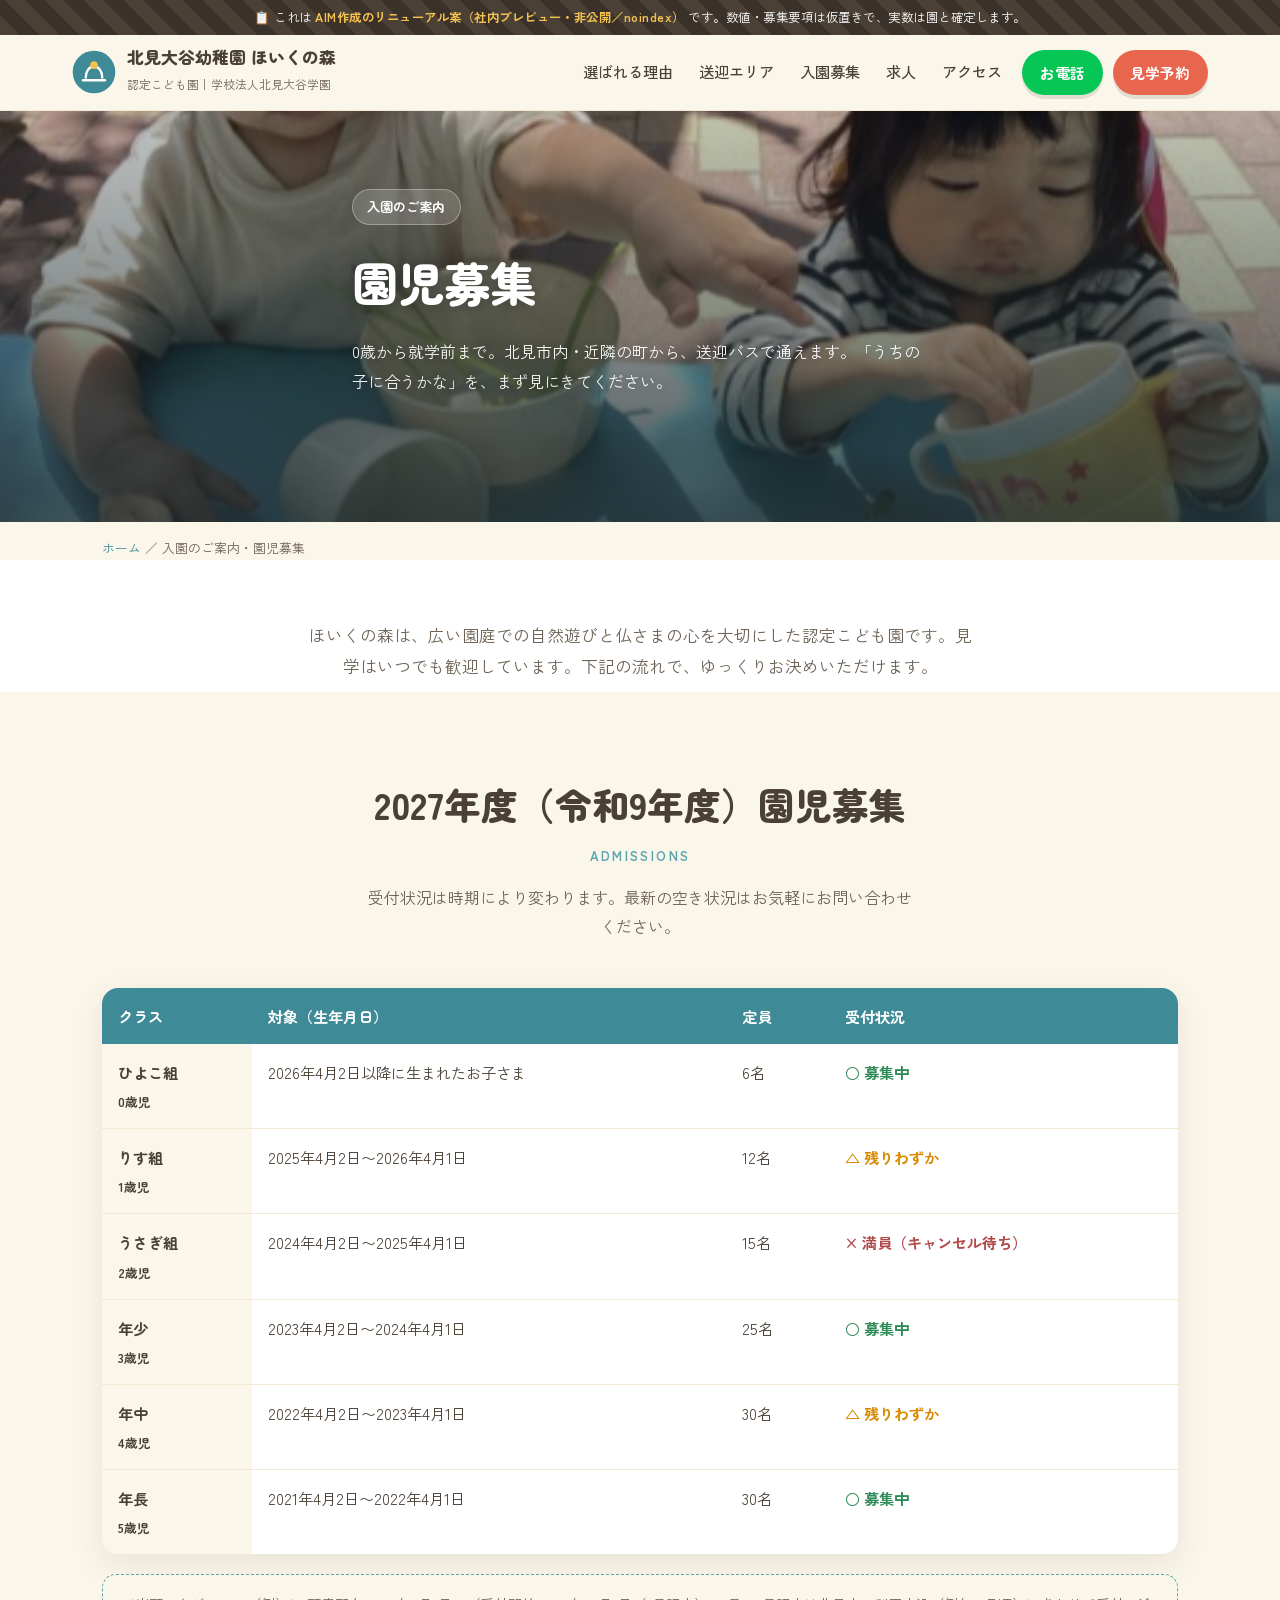
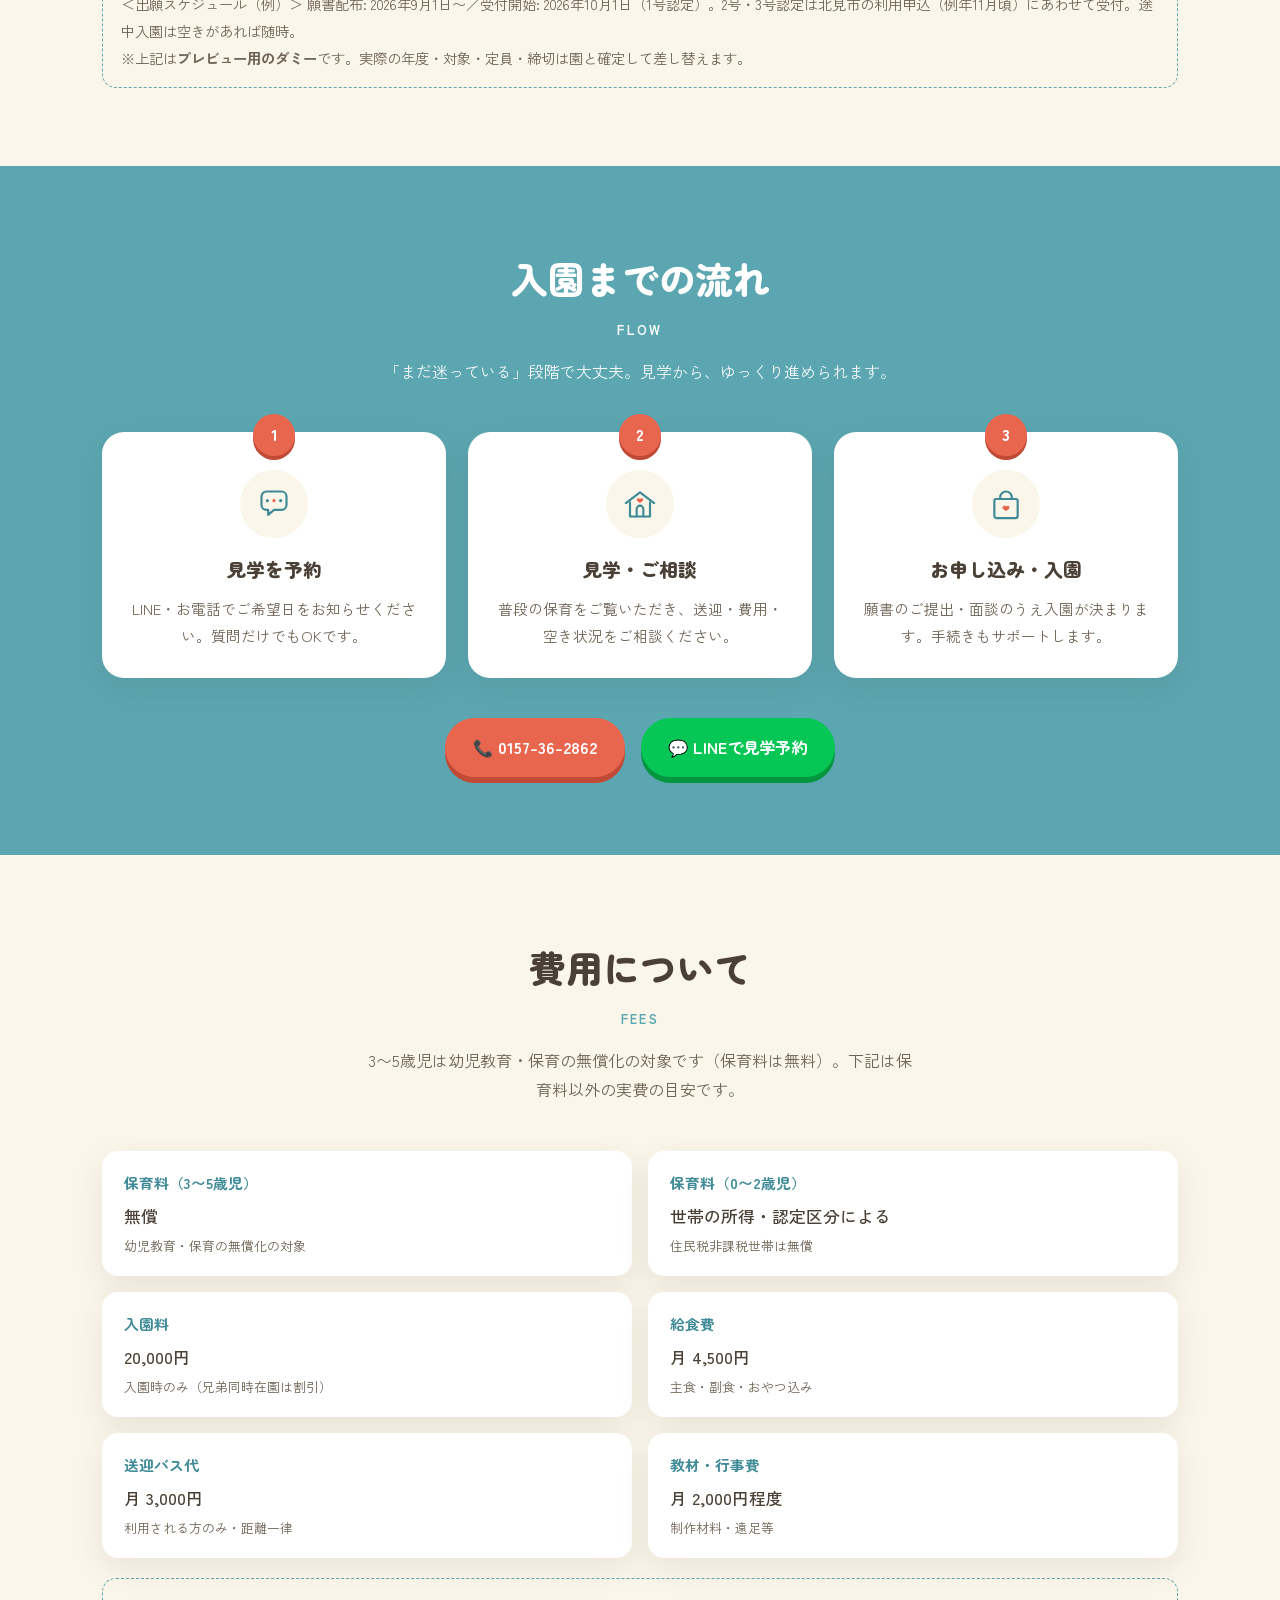
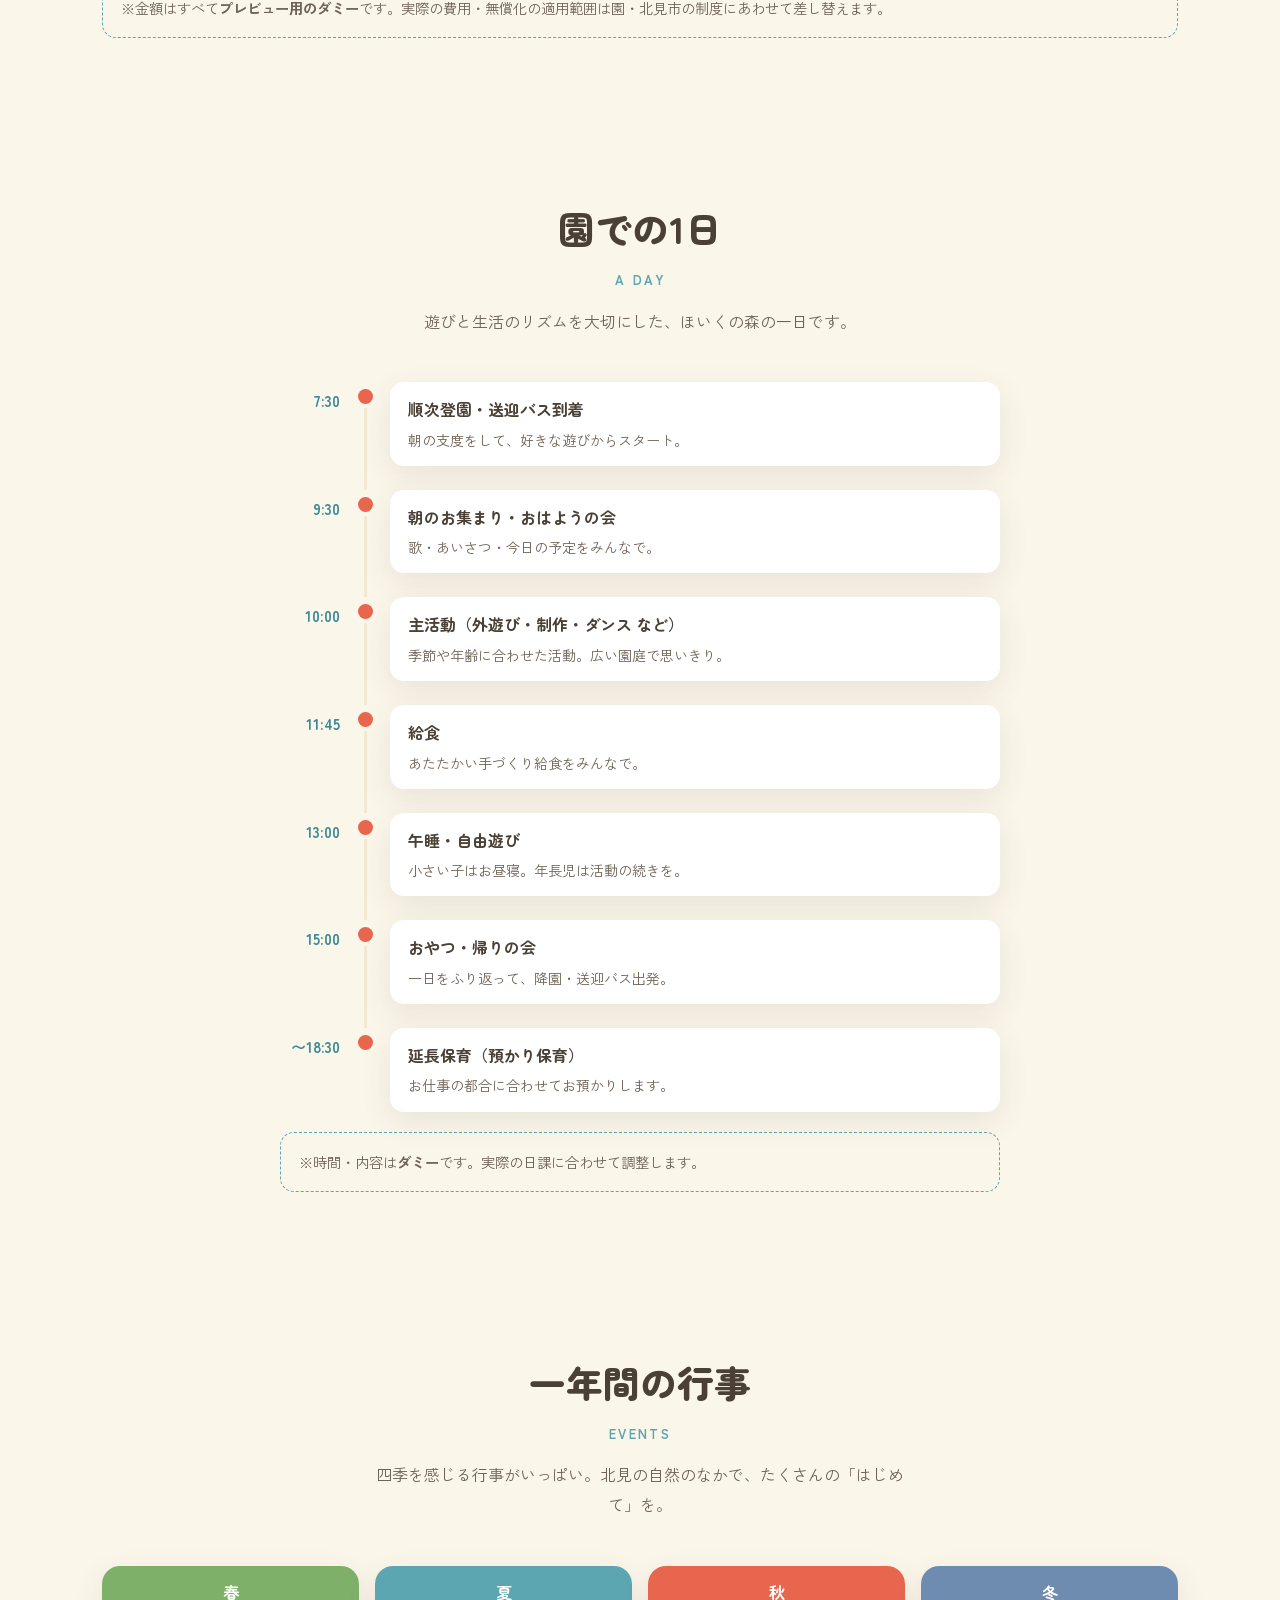
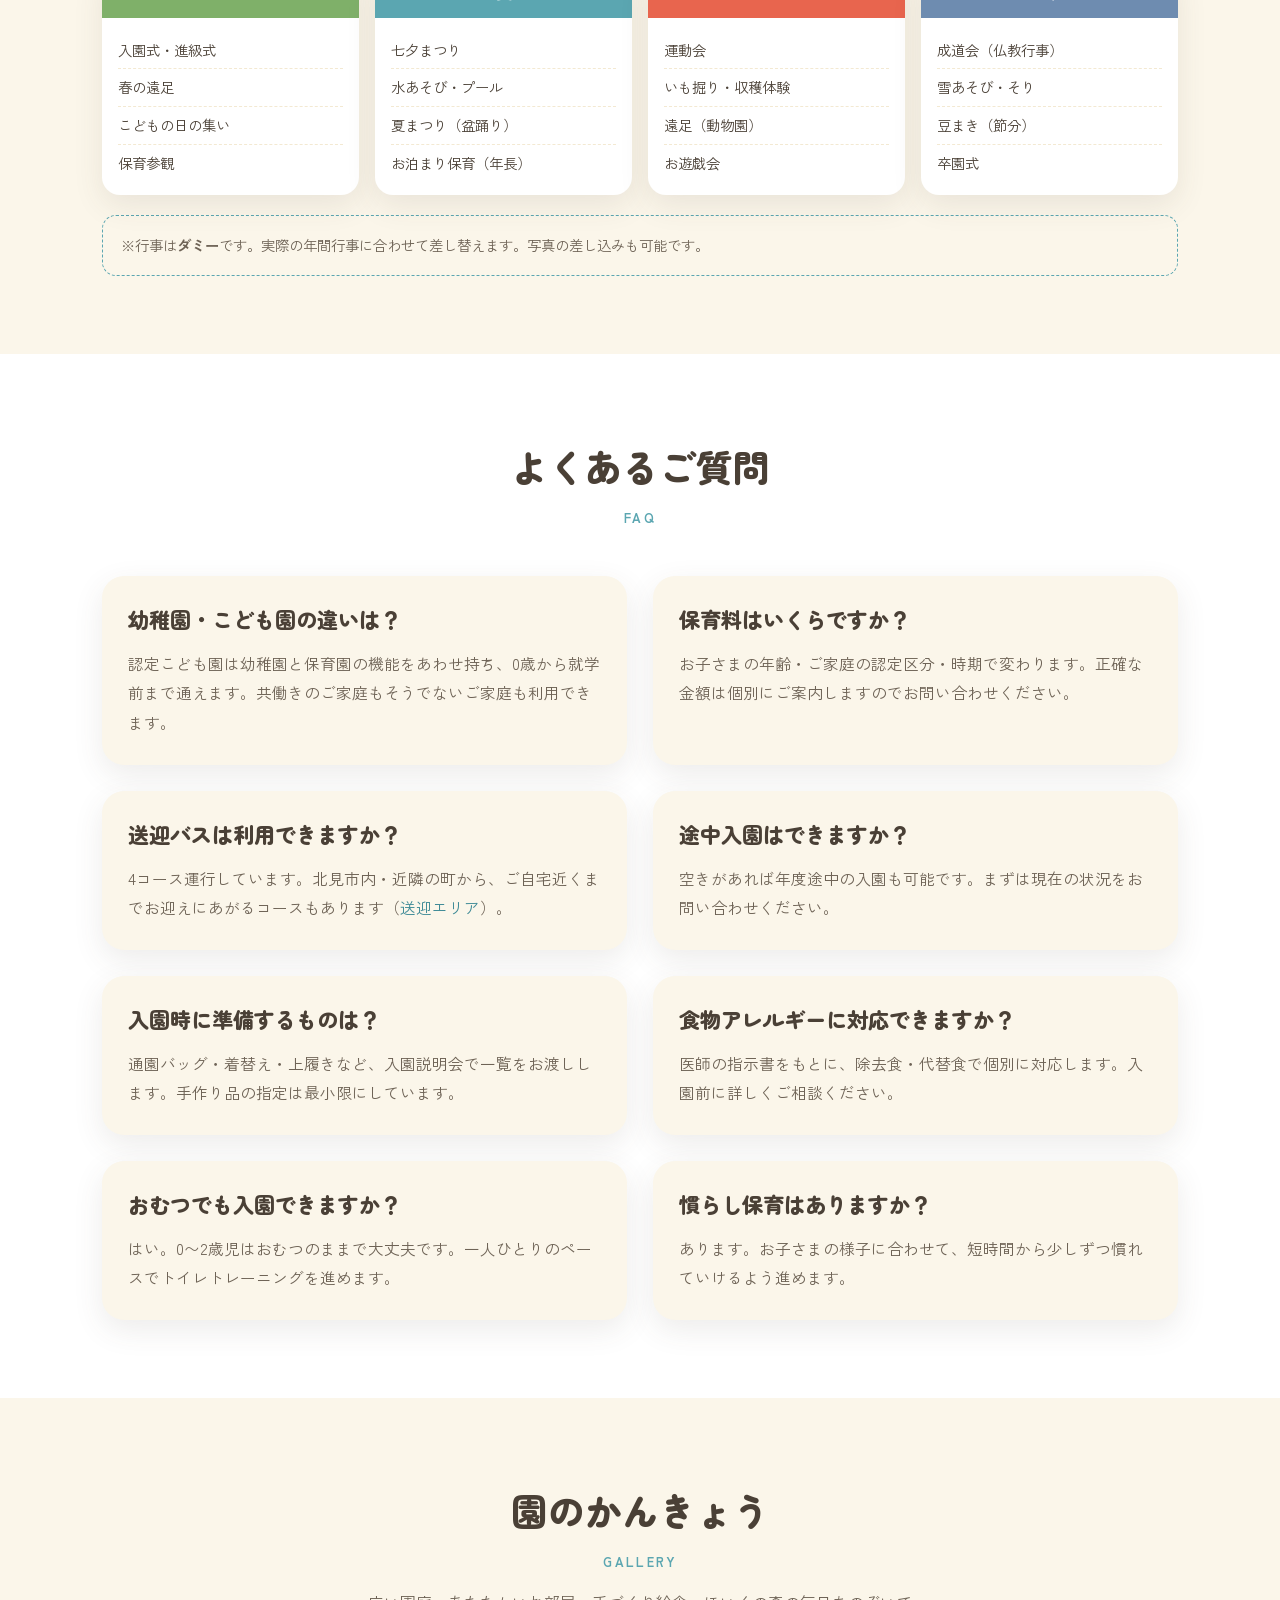
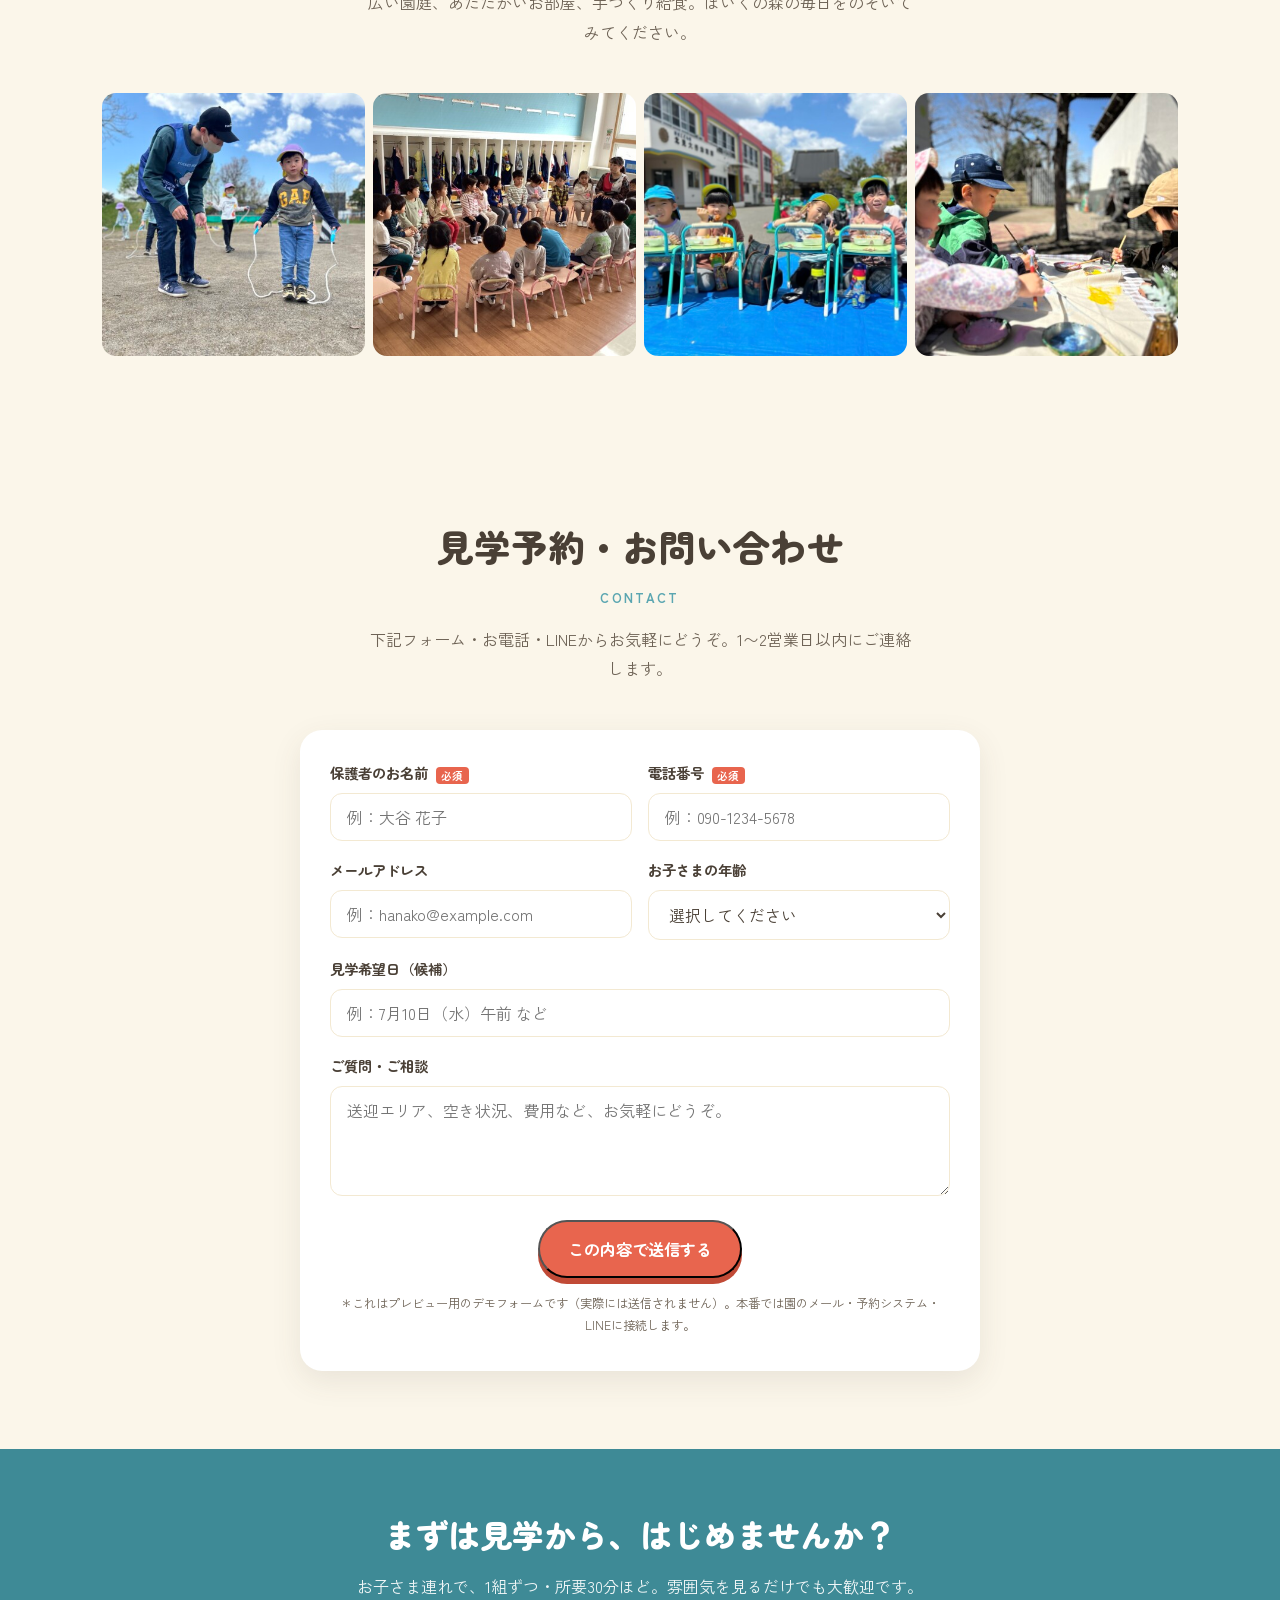
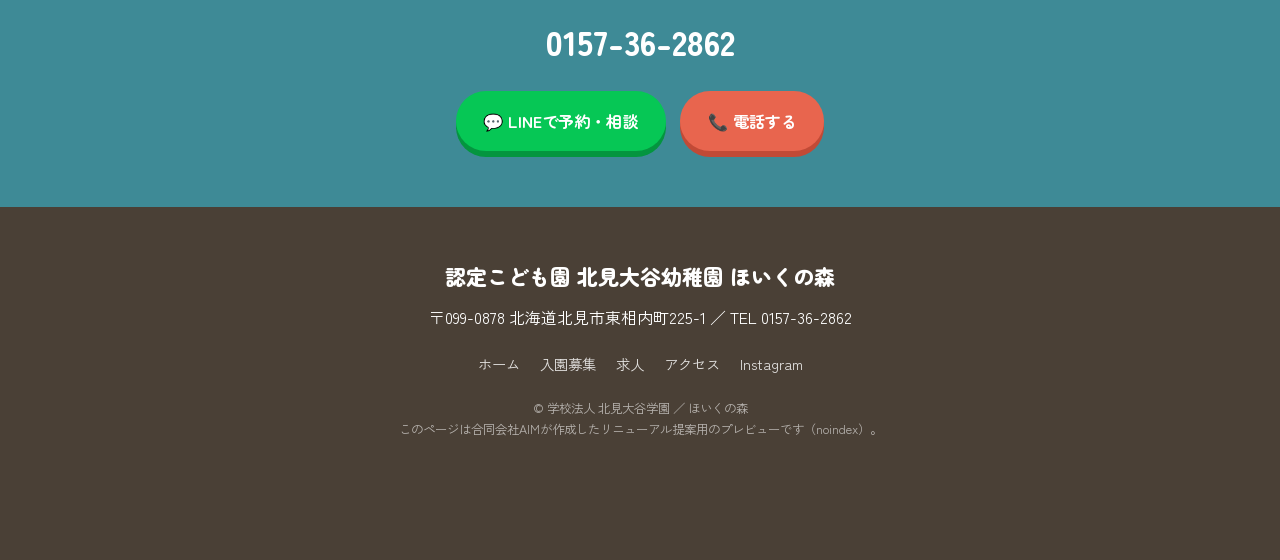
<file: boshu.html>
<!DOCTYPE html>
<html lang="ja">
<head>
<meta charset="UTF-8">
<meta name="viewport" content="width=device-width, initial-scale=1.0">
<meta name="robots" content="noindex, nofollow">
<title>入園のご案内・園児募集｜北見の認定こども園 ほいくの森</title>
<meta name="description" content="北見市東相内の認定こども園「ほいくの森」の入園案内・園児募集ページ。対象年齢、入園までの流れ、費用、送迎についてご案内します。見学はお電話・LINEで受付中。">
<link rel="preconnect" href="https://fonts.googleapis.com">
<link rel="preconnect" href="https://fonts.gstatic.com" crossorigin>
<link href="https://fonts.googleapis.com/css2?family=Zen+Maru+Gothic:wght@500;700;900&family=Zen+Kaku+Gothic+New:wght@400;500;700&display=swap" rel="stylesheet">
<link rel="stylesheet" href="assets/css/site.css">
</head>
<body>

<div class="preview-flag">📋 これは <b>AIM作成のリニューアル案（社内プレビュー・非公開／noindex）</b> です。数値・募集要項は仮置きで、実数は園と確定します。</div>

<header id="hd">
  <div class="nav">
    <a class="brand" href="index.html">
      <svg class="mark" viewBox="0 0 64 64" aria-hidden="true">
        <circle cx="32" cy="32" r="31" fill="#3E8A96"/>
        <path d="M20 40c0-9 5-16 12-16s12 7 12 16" fill="none" stroke="#fff" stroke-width="3.4" stroke-linecap="round"/>
        <circle cx="32" cy="22" r="5.5" fill="#F4C04E"/>
        <path d="M16 44h32" stroke="#fff" stroke-width="3.4" stroke-linecap="round"/>
      </svg>
      <span class="txt"><b>北見大谷幼稚園 ほいくの森</b><span>認定こども園｜学校法人北見大谷学園</span></span>
    </a>
    <nav class="nav-links">
      <a href="index.html#reasons">選ばれる理由</a>
      <a href="index.html#area">送迎エリア</a>
      <a href="boshu.html">入園募集</a>
      <a href="saiyo.html">求人</a>
      <a href="index.html#access">アクセス</a>
    </nav>
    <div class="nav-cta">
      <a class="btn btn-line" href="tel:0157-36-2862">お電話</a>
      <a class="btn btn-coral" href="#flow">見学予約</a>
    </div>
  </div>
</header>

<!-- PAGE HERO -->
<section class="pagehero">
  <div class="bg" style="background-image:url(assets/photos/img_0838.jpg)"></div>
  <div class="scrim"></div>
  <div class="wrap inner">
    <span class="eyebrow">入園のご案内</span>
    <h1>園児募集</h1>
    <p>0歳から就学前まで。北見市内・近隣の町から、送迎バスで通えます。「うちの子に合うかな」を、まず見にきてください。</p>
  </div>
</section>
<div class="wrap"><div class="breadcrumb"><a href="index.html">ホーム</a> ／ 入園のご案内・園児募集</div></div>

<div class="lead-band">
  <div class="wrap"><p>ほいくの森は、広い園庭での自然遊びと仏さまの心を大切にした認定こども園です。見学はいつでも歓迎しています。下記の流れで、ゆっくりお決めいただけます。</p></div>
</div>

<!-- 募集要項 -->
<section class="bg-cream">
  <div class="wrap">
    <div class="sec-head reveal">
      <span class="ja">2027年度（令和9年度）園児募集</span>
      <span class="en">ADMISSIONS</span>
      <p>受付状況は時期により変わります。最新の空き状況はお気軽にお問い合わせください。</p>
    </div>
    <div class="reveal">
      <table class="tbl">
        <thead><tr><th>クラス</th><th>対象（生年月日）</th><th>定員</th><th>受付状況</th></tr></thead>
        <tbody>
          <tr><th>ひよこ組<br><small>0歳児</small></th><td>2026年4月2日以降に生まれたお子さま</td><td>6名</td><td><span class="badge-o">○ 募集中</span></td></tr>
          <tr><th>りす組<br><small>1歳児</small></th><td>2025年4月2日〜2026年4月1日</td><td>12名</td><td><span class="badge-t">△ 残りわずか</span></td></tr>
          <tr><th>うさぎ組<br><small>2歳児</small></th><td>2024年4月2日〜2025年4月1日</td><td>15名</td><td><span class="badge-x">× 満員（キャンセル待ち）</span></td></tr>
          <tr><th>年少<br><small>3歳児</small></th><td>2023年4月2日〜2024年4月1日</td><td>25名</td><td><span class="badge-o">○ 募集中</span></td></tr>
          <tr><th>年中<br><small>4歳児</small></th><td>2022年4月2日〜2023年4月1日</td><td>30名</td><td><span class="badge-t">△ 残りわずか</span></td></tr>
          <tr><th>年長<br><small>5歳児</small></th><td>2021年4月2日〜2022年4月1日</td><td>30名</td><td><span class="badge-o">○ 募集中</span></td></tr>
        </tbody>
      </table>
      <div class="note-box">
        ＜出願スケジュール（例）＞ 願書配布: 2026年9月1日〜／受付開始: 2026年10月1日（1号認定）。2号・3号認定は北見市の利用申込（例年11月頃）にあわせて受付。途中入園は空きがあれば随時。<br>※上記は<b>プレビュー用のダミー</b>です。実際の年度・対象・定員・締切は園と確定して差し替えます。
      </div>
    </div>
  </div>
</section>

<!-- 入園までの流れ -->
<section class="steps" id="flow">
  <div class="wrap">
    <div class="sec-head reveal">
      <span class="ja">入園までの流れ</span>
      <span class="en">FLOW</span>
      <p>「まだ迷っている」段階で大丈夫。見学から、ゆっくり進められます。</p>
    </div>
    <div class="step-grid">
      <div class="step reveal">
        <div class="num">1</div>
        <div class="ic"><svg viewBox="0 0 48 48" fill="none" stroke="#3E8A96" stroke-width="2.6" stroke-linecap="round" stroke-linejoin="round"><path d="M15 9h18a6 6 0 0 1 6 6v10a6 6 0 0 1-6 6h-9l-7 6v-6h-2a6 6 0 0 1-6-6V15a6 6 0 0 1 6-6z"/><circle cx="16" cy="20" r="1.9" fill="#3E8A96" stroke="none"/><circle cx="24" cy="20" r="1.9" fill="#E8654E" stroke="none"/><circle cx="32" cy="20" r="1.9" fill="#3E8A96" stroke="none"/></svg></div>
        <h3>見学を予約</h3>
        <p>LINE・お電話でご希望日をお知らせください。質問だけでもOKです。</p>
      </div>
      <div class="step reveal d1">
        <div class="num">2</div>
        <div class="ic"><svg viewBox="0 0 48 48" fill="none" stroke="#3E8A96" stroke-width="2.6" stroke-linecap="round" stroke-linejoin="round"><path d="M7 23 24 10l17 13"/><path d="M12 22v17h24V22"/><path d="M20 39v-9a4 4 0 0 1 8 0v9"/><path d="M24 18c-1-1.5-3.8-1-3.8 1 0 1.7 2.3 2.7 3.8 3.9 1.5-1.2 3.8-2.2 3.8-3.9 0-2-2.8-2.5-3.8-1z" fill="#E8654E" stroke="none"/></svg></div>
        <h3>見学・ご相談</h3>
        <p>普段の保育をご覧いただき、送迎・費用・空き状況をご相談ください。</p>
      </div>
      <div class="step reveal d2">
        <div class="num">3</div>
        <div class="ic"><svg viewBox="0 0 48 48" fill="none" stroke="#3E8A96" stroke-width="2.6" stroke-linecap="round" stroke-linejoin="round"><path d="M12 18h24a2 2 0 0 1 2 2v18a3 3 0 0 1-3 3H13a3 3 0 0 1-3-3V20a2 2 0 0 1 2-2z"/><path d="M17 18v-2a7 7 0 0 1 14 0v2"/><path d="M24 27c-1.1-1.7-4.2-1.1-4.2 1.1 0 1.9 2.6 3 4.2 4.4 1.6-1.4 4.2-2.5 4.2-4.4 0-2.2-3.1-2.8-4.2-1.1z" fill="#E8654E" stroke="none"/></svg></div>
        <h3>お申し込み・入園</h3>
        <p>願書のご提出・面談のうえ入園が決まります。手続きもサポートします。</p>
      </div>
    </div>
    <div class="steps-cta reveal">
      <a class="btn btn-coral" href="tel:0157-36-2862">📞 0157-36-2862</a>
      <a class="btn btn-line" href="#">💬 LINEで見学予約</a>
    </div>
  </div>
</section>

<!-- 費用 -->
<section class="bg-cream">
  <div class="wrap">
    <div class="sec-head reveal">
      <span class="ja">費用について</span>
      <span class="en">FEES</span>
      <p>3〜5歳児は幼児教育・保育の無償化の対象です（保育料は無料）。下記は保育料以外の実費の目安です。</p>
    </div>
    <div class="def-grid reveal">
      <div class="def"><dt>保育料（3〜5歳児）</dt><dd>無償<small>幼児教育・保育の無償化の対象</small></dd></div>
      <div class="def"><dt>保育料（0〜2歳児）</dt><dd>世帯の所得・認定区分による<small>住民税非課税世帯は無償</small></dd></div>
      <div class="def"><dt>入園料</dt><dd>20,000円<small>入園時のみ（兄弟同時在園は割引）</small></dd></div>
      <div class="def"><dt>給食費</dt><dd>月 4,500円<small>主食・副食・おやつ込み</small></dd></div>
      <div class="def"><dt>送迎バス代</dt><dd>月 3,000円<small>利用される方のみ・距離一律</small></dd></div>
      <div class="def"><dt>教材・行事費</dt><dd>月 2,000円程度<small>制作材料・遠足等</small></dd></div>
    </div>
    <div class="note-box reveal">※金額はすべて<b>プレビュー用のダミー</b>です。実際の費用・無償化の適用範囲は園・北見市の制度にあわせて差し替えます。</div>
  </div>
</section>

<!-- 1日の流れ -->
<section>
  <div class="wrap">
    <div class="sec-head reveal">
      <span class="ja">園での1日</span>
      <span class="en">A DAY</span>
      <p>遊びと生活のリズムを大切にした、ほいくの森の一日です。</p>
    </div>
    <div class="timeline reveal">
      <div class="tl-item"><div class="tl-time">7:30</div><div class="tl-line"><span class="tl-dot"></span></div><div class="tl-body"><h4>順次登園・送迎バス到着</h4><p>朝の支度をして、好きな遊びからスタート。</p></div></div>
      <div class="tl-item"><div class="tl-time">9:30</div><div class="tl-line"><span class="tl-dot"></span></div><div class="tl-body"><h4>朝のお集まり・おはようの会</h4><p>歌・あいさつ・今日の予定をみんなで。</p></div></div>
      <div class="tl-item"><div class="tl-time">10:00</div><div class="tl-line"><span class="tl-dot"></span></div><div class="tl-body"><h4>主活動（外遊び・制作・ダンス など）</h4><p>季節や年齢に合わせた活動。広い園庭で思いきり。</p></div></div>
      <div class="tl-item"><div class="tl-time">11:45</div><div class="tl-line"><span class="tl-dot"></span></div><div class="tl-body"><h4>給食</h4><p>あたたかい手づくり給食をみんなで。</p></div></div>
      <div class="tl-item"><div class="tl-time">13:00</div><div class="tl-line"><span class="tl-dot"></span></div><div class="tl-body"><h4>午睡・自由遊び</h4><p>小さい子はお昼寝。年長児は活動の続きを。</p></div></div>
      <div class="tl-item"><div class="tl-time">15:00</div><div class="tl-line"><span class="tl-dot"></span></div><div class="tl-body"><h4>おやつ・帰りの会</h4><p>一日をふり返って、降園・送迎バス出発。</p></div></div>
      <div class="tl-item"><div class="tl-time">〜18:30</div><div class="tl-line"><span class="tl-dot"></span></div><div class="tl-body"><h4>延長保育（預かり保育）</h4><p>お仕事の都合に合わせてお預かりします。</p></div></div>
    </div>
    <div class="note-box reveal" style="max-width:720px;margin-left:auto;margin-right:auto">※時間・内容は<b>ダミー</b>です。実際の日課に合わせて調整します。</div>
  </div>
</section>

<!-- 年間行事 -->
<section class="bg-cream">
  <div class="wrap">
    <div class="sec-head reveal">
      <span class="ja">一年間の行事</span>
      <span class="en">EVENTS</span>
      <p>四季を感じる行事がいっぱい。北見の自然のなかで、たくさんの「はじめて」を。</p>
    </div>
    <div class="season-grid reveal">
      <div class="season s1"><div class="hd">春</div><ul><li>入園式・進級式</li><li>春の遠足</li><li>こどもの日の集い</li><li>保育参観</li></ul></div>
      <div class="season s2"><div class="hd">夏</div><ul><li>七夕まつり</li><li>水あそび・プール</li><li>夏まつり（盆踊り）</li><li>お泊まり保育（年長）</li></ul></div>
      <div class="season s3"><div class="hd">秋</div><ul><li>運動会</li><li>いも掘り・収穫体験</li><li>遠足（動物園）</li><li>お遊戯会</li></ul></div>
      <div class="season s4"><div class="hd">冬</div><ul><li>成道会（仏教行事）</li><li>雪あそび・そり</li><li>豆まき（節分）</li><li>卒園式</li></ul></div>
    </div>
    <div class="note-box reveal">※行事は<b>ダミー</b>です。実際の年間行事に合わせて差し替えます。写真の差し込みも可能です。</div>
  </div>
</section>

<!-- よくある質問 -->
<section class="reasons">
  <div class="wrap">
    <div class="sec-head reveal">
      <span class="ja">よくあるご質問</span>
      <span class="en">FAQ</span>
    </div>
    <div class="reason-grid">
      <div class="reason reveal"><div class="body"><h3>幼稚園・こども園の違いは？</h3><p>認定こども園は幼稚園と保育園の機能をあわせ持ち、0歳から就学前まで通えます。共働きのご家庭もそうでないご家庭も利用できます。</p></div></div>
      <div class="reason reveal d1"><div class="body"><h3>保育料はいくらですか？</h3><p>お子さまの年齢・ご家庭の認定区分・時期で変わります。正確な金額は個別にご案内しますのでお問い合わせください。</p></div></div>
      <div class="reason reveal"><div class="body"><h3>送迎バスは利用できますか？</h3><p>4コース運行しています。北見市内・近隣の町から、ご自宅近くまでお迎えにあがるコースもあります（<a href="index.html#area" style="color:var(--teal)">送迎エリア</a>）。</p></div></div>
      <div class="reason reveal d1"><div class="body"><h3>途中入園はできますか？</h3><p>空きがあれば年度途中の入園も可能です。まずは現在の状況をお問い合わせください。</p></div></div>
      <div class="reason reveal"><div class="body"><h3>入園時に準備するものは？</h3><p>通園バッグ・着替え・上履きなど、入園説明会で一覧をお渡しします。手作り品の指定は最小限にしています。</p></div></div>
      <div class="reason reveal d1"><div class="body"><h3>食物アレルギーに対応できますか？</h3><p>医師の指示書をもとに、除去食・代替食で個別に対応します。入園前に詳しくご相談ください。</p></div></div>
      <div class="reason reveal"><div class="body"><h3>おむつでも入園できますか？</h3><p>はい。0〜2歳児はおむつのままで大丈夫です。一人ひとりのペースでトイレトレーニングを進めます。</p></div></div>
      <div class="reason reveal d1"><div class="body"><h3>慣らし保育はありますか？</h3><p>あります。お子さまの様子に合わせて、短時間から少しずつ慣れていけるよう進めます。</p></div></div>
    </div>
  </div>
</section>

<!-- 園のかんきょう -->
<section>
  <div class="wrap">
    <div class="sec-head reveal">
      <span class="ja">園のかんきょう</span>
      <span class="en">GALLERY</span>
      <p>広い園庭、あたたかいお部屋、手づくり給食。ほいくの森の毎日をのぞいてみてください。</p>
    </div>
    <div class="gallery reveal">
      <a href="https://www.instagram.com/kitamiotani/" target="_blank" rel="noopener"><img src="assets/photos/img_9525.jpg" alt="園庭での外あそび" loading="lazy"></a>
      <a href="https://www.instagram.com/kitamiotani/" target="_blank" rel="noopener"><img src="assets/photos/img_0242.jpg" alt="お部屋での活動" loading="lazy"></a>
      <a href="https://www.instagram.com/kitamiotani/" target="_blank" rel="noopener"><img src="assets/photos/571aa6d8-fa3e-4b47-8edc-5038ca798599-1.jpg" alt="外で給食" loading="lazy"></a>
      <a href="https://www.instagram.com/kitamiotani/" target="_blank" rel="noopener"><img src="assets/photos/img_9206.jpg" alt="お絵かき" loading="lazy"></a>
    </div>
  </div>
</section>

<!-- 見学予約フォーム -->
<section class="bg-cream" id="form">
  <div class="wrap">
    <div class="sec-head reveal">
      <span class="ja">見学予約・お問い合わせ</span>
      <span class="en">CONTACT</span>
      <p>下記フォーム・お電話・LINEからお気軽にどうぞ。1〜2営業日以内にご連絡します。</p>
    </div>
    <form class="form reveal" id="visitForm" novalidate>
      <div class="form-fields">
        <div class="field-row">
          <div class="field"><label>保護者のお名前<span class="req">必須</span></label><input type="text" name="name" placeholder="例：大谷 花子" required></div>
          <div class="field"><label>電話番号<span class="req">必須</span></label><input type="tel" name="tel" placeholder="例：090-1234-5678" required></div>
        </div>
        <div class="field-row">
          <div class="field"><label>メールアドレス</label><input type="email" name="email" placeholder="例：hanako@example.com"></div>
          <div class="field"><label>お子さまの年齢</label>
            <select name="age"><option value="">選択してください</option><option>0歳</option><option>1歳</option><option>2歳</option><option>3歳</option><option>4歳</option><option>5歳</option><option>未定・妊娠中</option></select>
          </div>
        </div>
        <div class="field"><label>見学希望日（候補）</label><input type="text" name="date" placeholder="例：7月10日（水）午前 など"></div>
        <div class="field"><label>ご質問・ご相談</label><textarea name="msg" placeholder="送迎エリア、空き状況、費用など、お気軽にどうぞ。"></textarea></div>
        <div class="submit"><button type="submit" class="btn btn-coral">この内容で送信する</button></div>
      </div>
      <div class="form-done" id="visitDone">
        <div class="ic"><svg viewBox="0 0 24 24" fill="none" stroke-linecap="round" stroke-linejoin="round" aria-hidden="true"><circle cx="12" cy="12" r="11" fill="#eafaf0"/><path d="M7 12.5l3.2 3.2L17 8.8" stroke="#3E8A96" stroke-width="2.4"/></svg></div>
        <h3>送信ありがとうございます！</h3>
        <p>担当より1〜2営業日以内にご連絡します。お急ぎの場合は 0157-36-2862 までお電話ください。</p>
      </div>
      <p class="form-note">＊これはプレビュー用のデモフォームです（実際には送信されません）。本番では園のメール・予約システム・LINEに接続します。</p>
    </form>
  </div>
</section>

<!-- CTA band -->
<div class="cta-band">
  <div class="wrap">
    <h2>まずは見学から、はじめませんか？</h2>
    <p>お子さま連れで、1組ずつ・所要30分ほど。雰囲気を見るだけでも大歓迎です。</p>
    <div class="tel">0157-36-2862</div>
    <div class="btns">
      <a class="btn btn-line" href="#">💬 LINEで予約・相談</a>
      <a class="btn btn-coral" href="tel:0157-36-2862">📞 電話する</a>
    </div>
  </div>
</div>

<footer>
  <div class="wrap">
    <div class="fbrand">認定こども園 北見大谷幼稚園 ほいくの森</div>
    <div>〒099-0878 北海道北見市東相内町225-1 ／ TEL 0157-36-2862</div>
    <nav class="fnav">
      <a href="index.html">ホーム</a>
      <a href="boshu.html">入園募集</a>
      <a href="saiyo.html">求人</a>
      <a href="index.html#access">アクセス</a>
      <a href="https://www.instagram.com/kitamiotani/" target="_blank" rel="noopener">Instagram</a>
    </nav>
    <small>© 学校法人 北見大谷学園 ／ ほいくの森<br>このページは合同会社AIMが作成したリニューアル提案用のプレビューです（noindex）。</small>
  </div>
</footer>

<div class="sticky-cta">
  <a class="btn btn-line" href="#">💬 LINE相談</a>
  <a class="btn btn-coral" href="tel:0157-36-2862">📞 見学予約</a>
</div>

<script>
(function(){
  var io=new IntersectionObserver(function(es){es.forEach(function(e){if(e.isIntersecting){e.target.classList.add('in');io.unobserve(e.target)}})},{threshold:.16});
  document.querySelectorAll('.reveal').forEach(function(el){io.observe(el)});
  var hd=document.getElementById('hd');
  window.addEventListener('scroll',function(){hd.classList.toggle('scrolled',window.scrollY>20)},{passive:true});
  var f=document.getElementById('visitForm');
  if(f)f.addEventListener('submit',function(e){
    e.preventDefault();
    var name=f.querySelector('[name=name]'),tel=f.querySelector('[name=tel]');
    if(!name.value.trim()||!tel.value.trim()){alert('お名前と電話番号をご入力ください。');return;}
    f.querySelector('.form-fields').style.display='none';
    document.getElementById('visitDone').classList.add('show');
    document.getElementById('form').scrollIntoView({behavior:'smooth'});
  });
})();
</script>
</body>
</html>
</file>
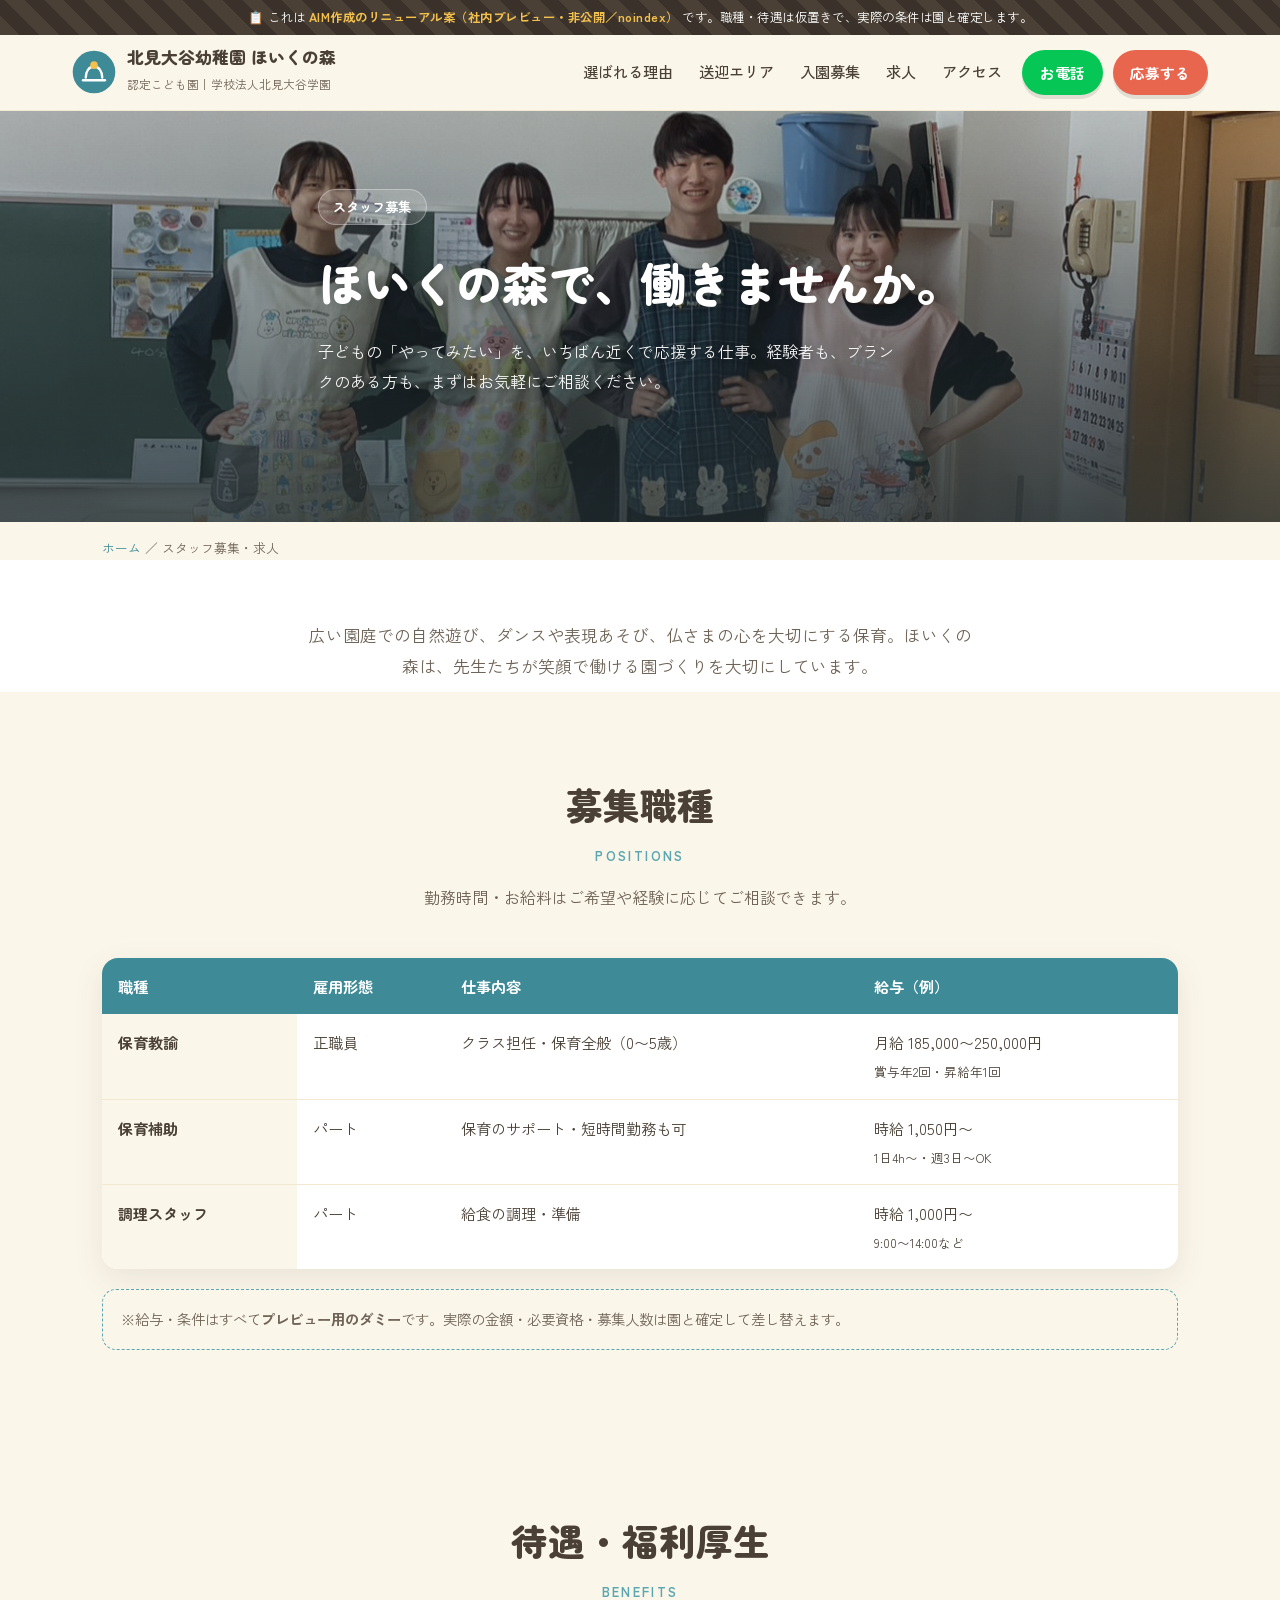
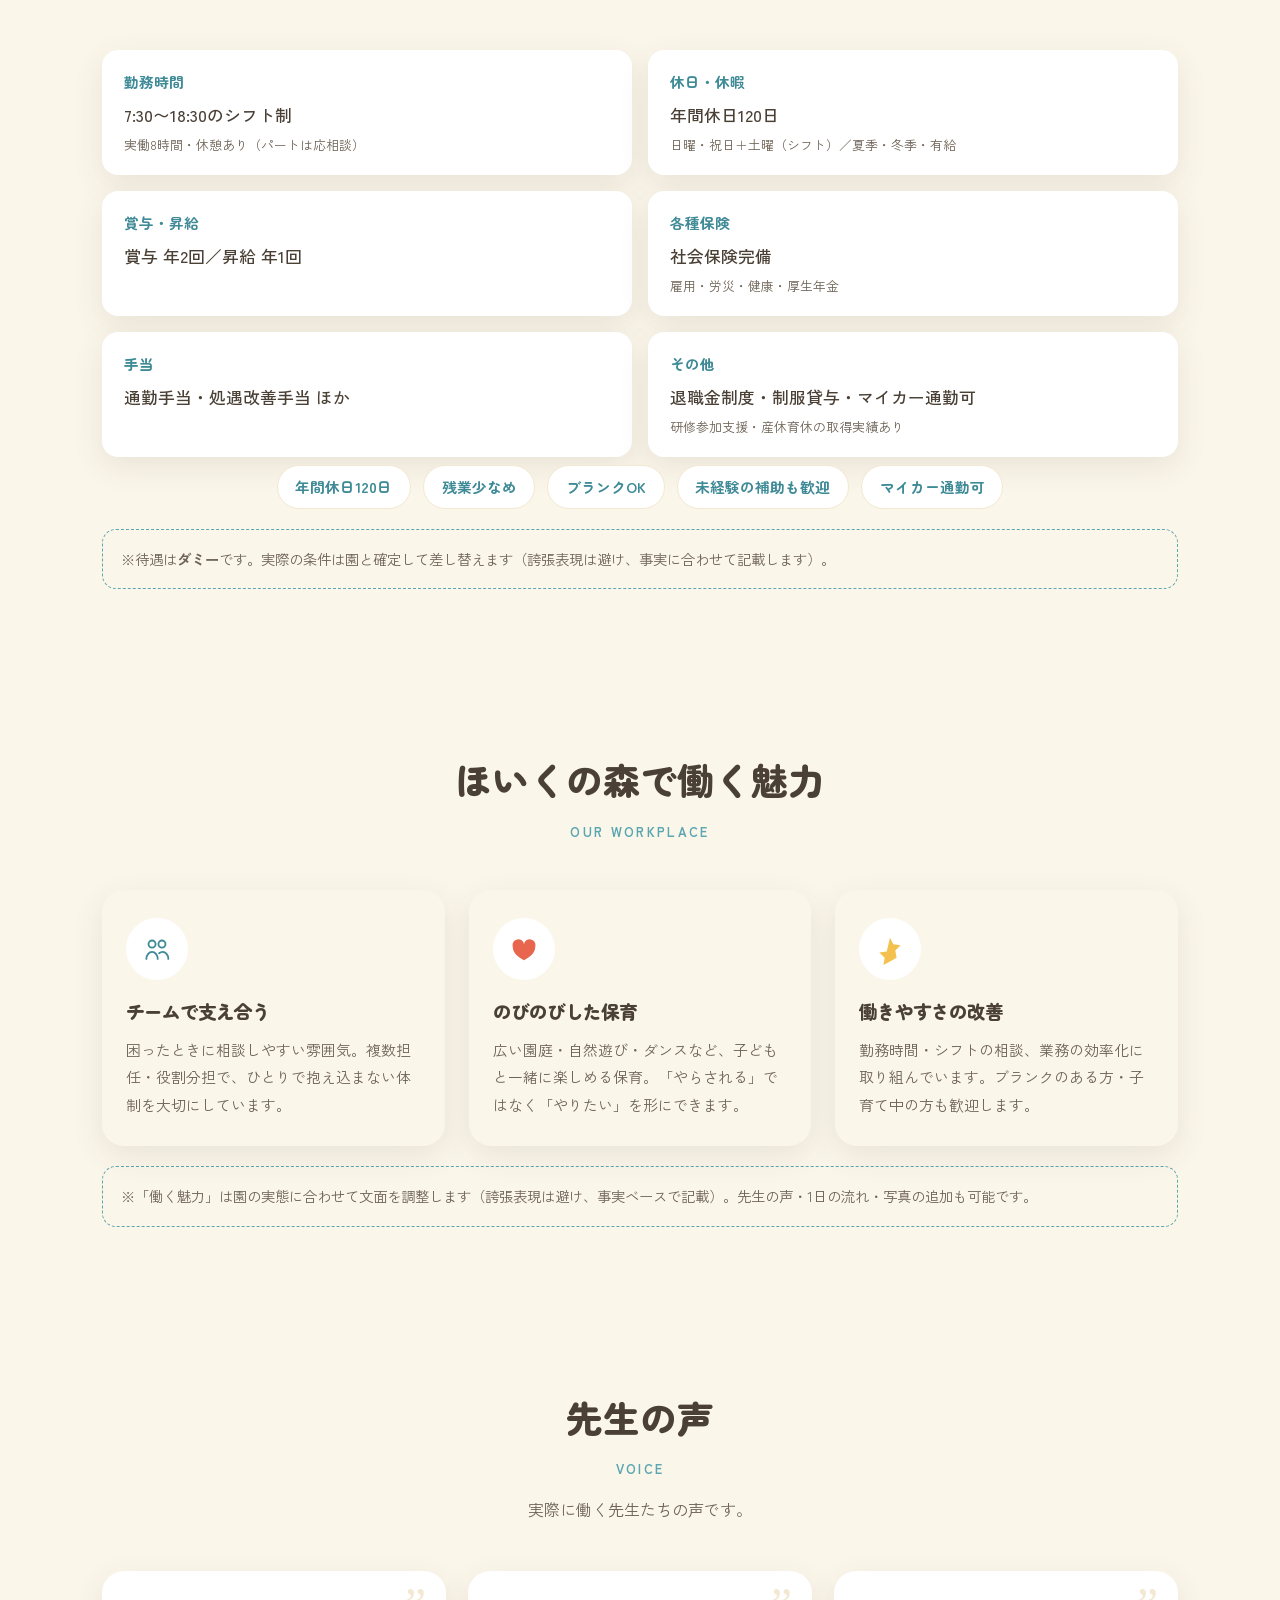
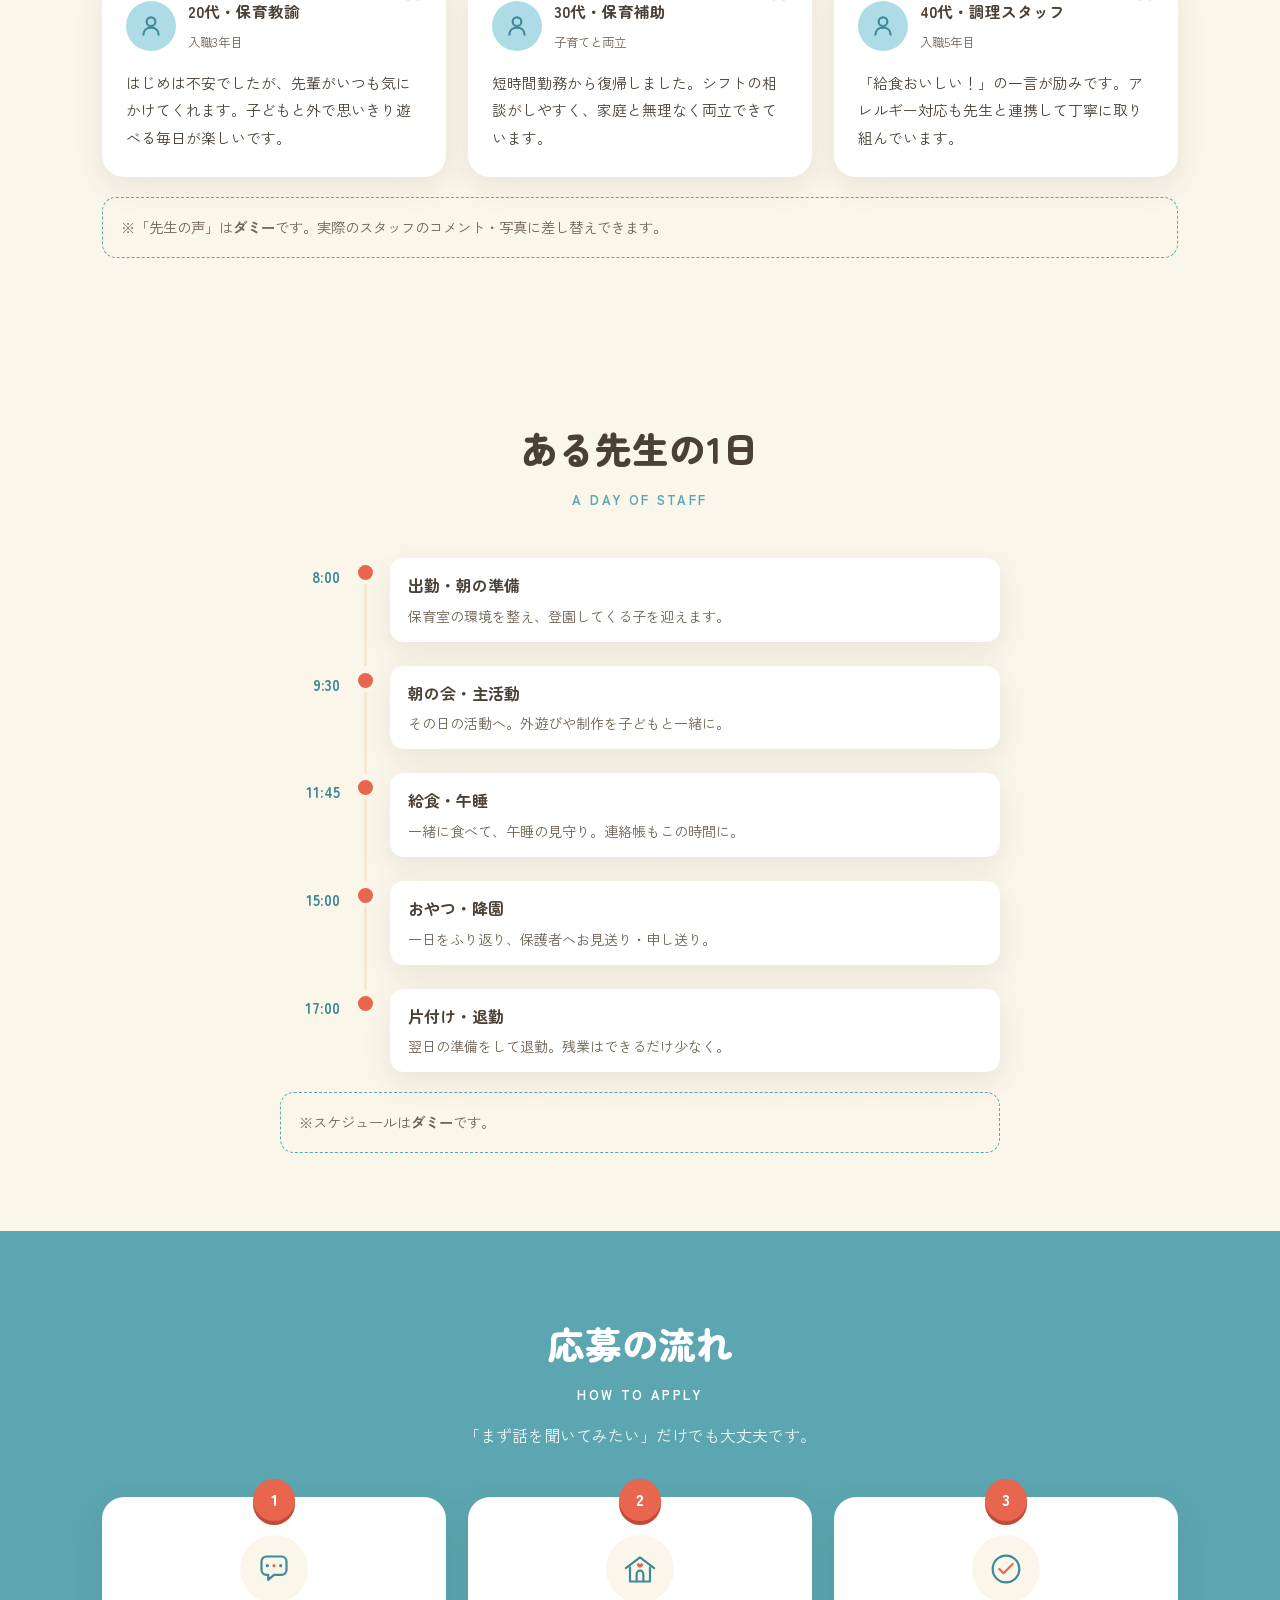
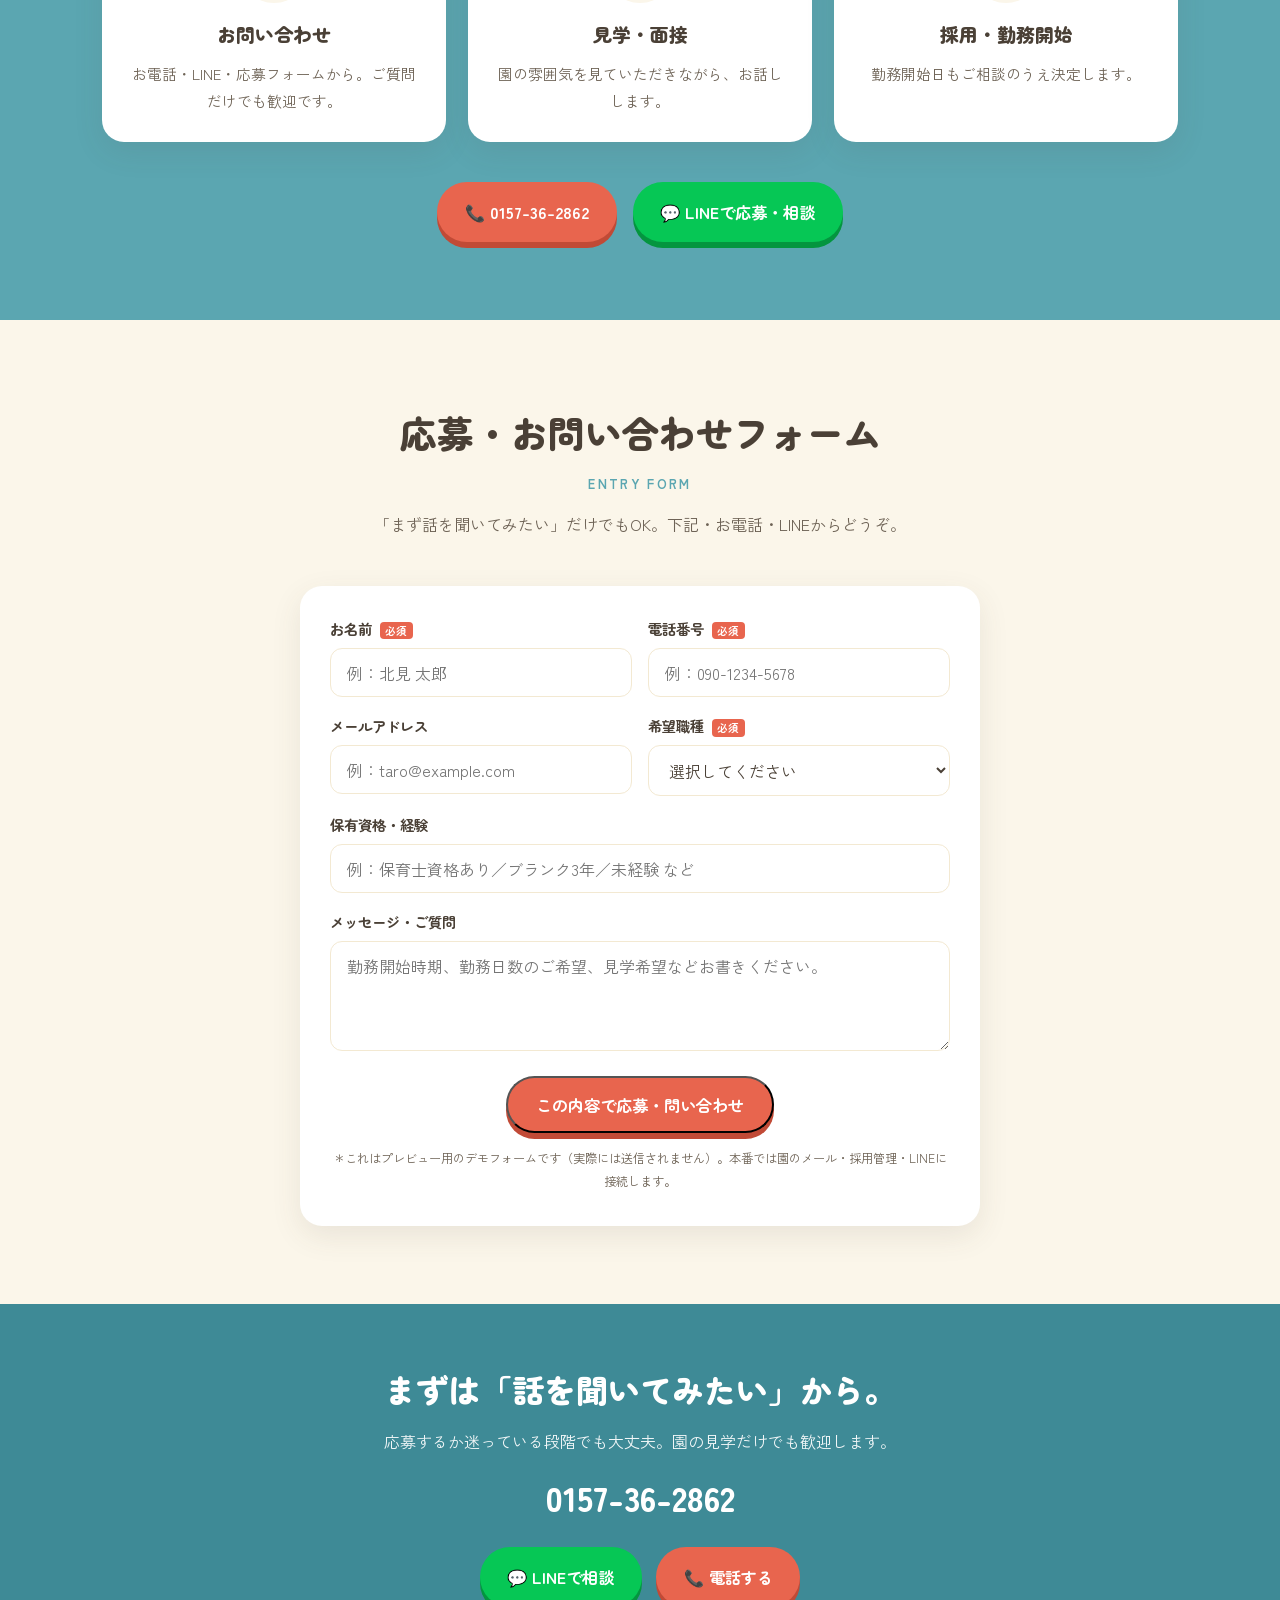
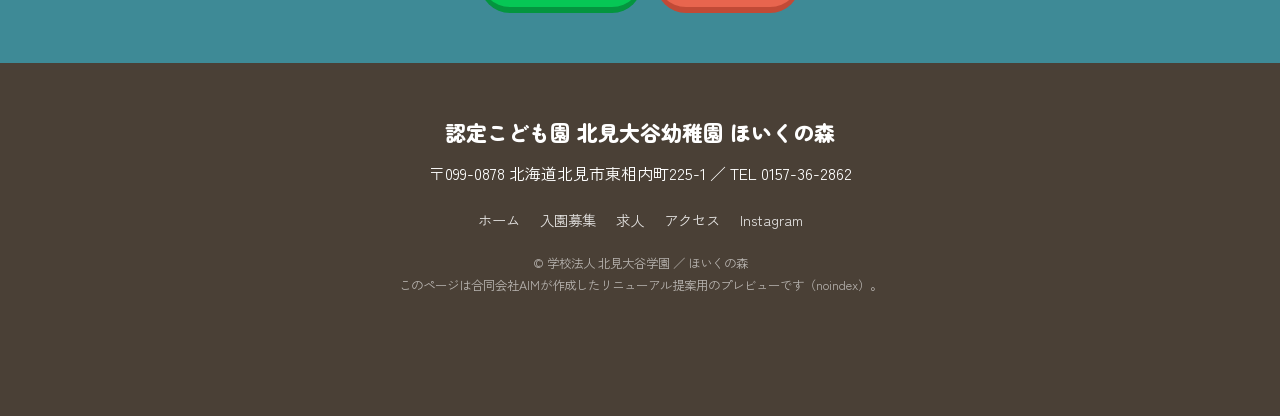
<file: saiyo.html>
<!DOCTYPE html>
<html lang="ja">
<head>
<meta charset="UTF-8">
<meta name="viewport" content="width=device-width, initial-scale=1.0">
<meta name="robots" content="noindex, nofollow">
<title>スタッフ募集・求人｜北見の認定こども園 ほいくの森</title>
<meta name="description" content="北見市東相内の認定こども園「ほいくの森」のスタッフ募集ページ。保育教諭・保育補助・調理スタッフを募集中。働く環境・応募の流れをご案内します。">
<link rel="preconnect" href="https://fonts.googleapis.com">
<link rel="preconnect" href="https://fonts.gstatic.com" crossorigin>
<link href="https://fonts.googleapis.com/css2?family=Zen+Maru+Gothic:wght@500;700;900&family=Zen+Kaku+Gothic+New:wght@400;500;700&display=swap" rel="stylesheet">
<link rel="stylesheet" href="assets/css/site.css">
</head>
<body>

<div class="preview-flag">📋 これは <b>AIM作成のリニューアル案（社内プレビュー・非公開／noindex）</b> です。職種・待遇は仮置きで、実際の条件は園と確定します。</div>

<header id="hd">
  <div class="nav">
    <a class="brand" href="index.html">
      <svg class="mark" viewBox="0 0 64 64" aria-hidden="true">
        <circle cx="32" cy="32" r="31" fill="#3E8A96"/>
        <path d="M20 40c0-9 5-16 12-16s12 7 12 16" fill="none" stroke="#fff" stroke-width="3.4" stroke-linecap="round"/>
        <circle cx="32" cy="22" r="5.5" fill="#F4C04E"/>
        <path d="M16 44h32" stroke="#fff" stroke-width="3.4" stroke-linecap="round"/>
      </svg>
      <span class="txt"><b>北見大谷幼稚園 ほいくの森</b><span>認定こども園｜学校法人北見大谷学園</span></span>
    </a>
    <nav class="nav-links">
      <a href="index.html#reasons">選ばれる理由</a>
      <a href="index.html#area">送迎エリア</a>
      <a href="boshu.html">入園募集</a>
      <a href="saiyo.html">求人</a>
      <a href="index.html#access">アクセス</a>
    </nav>
    <div class="nav-cta">
      <a class="btn btn-line" href="tel:0157-36-2862">お電話</a>
      <a class="btn btn-coral" href="#entry">応募する</a>
    </div>
  </div>
</header>

<!-- PAGE HERO -->
<section class="pagehero">
  <div class="bg" style="background-image:url(assets/photos/staff_apron4.jpg)"></div>
  <div class="scrim"></div>
  <div class="wrap inner">
    <span class="eyebrow">スタッフ募集</span>
    <h1>ほいくの森で、働きませんか。</h1>
    <p>子どもの「やってみたい」を、いちばん近くで応援する仕事。経験者も、ブランクのある方も、まずはお気軽にご相談ください。</p>
  </div>
</section>
<div class="wrap"><div class="breadcrumb"><a href="index.html">ホーム</a> ／ スタッフ募集・求人</div></div>

<div class="lead-band">
  <div class="wrap"><p>広い園庭での自然遊び、ダンスや表現あそび、仏さまの心を大切にする保育。ほいくの森は、先生たちが笑顔で働ける園づくりを大切にしています。</p></div>
</div>

<!-- 募集職種 -->
<section class="bg-cream">
  <div class="wrap">
    <div class="sec-head reveal">
      <span class="ja">募集職種</span>
      <span class="en">POSITIONS</span>
      <p>勤務時間・お給料はご希望や経験に応じてご相談できます。</p>
    </div>
    <div class="reveal">
      <table class="tbl">
        <thead><tr><th>職種</th><th>雇用形態</th><th>仕事内容</th><th>給与（例）</th></tr></thead>
        <tbody>
          <tr><th>保育教諭</th><td>正職員</td><td>クラス担任・保育全般（0〜5歳）</td><td>月給 185,000〜250,000円<br><small>賞与年2回・昇給年1回</small></td></tr>
          <tr><th>保育補助</th><td>パート</td><td>保育のサポート・短時間勤務も可</td><td>時給 1,050円〜<br><small>1日4h〜・週3日〜OK</small></td></tr>
          <tr><th>調理スタッフ</th><td>パート</td><td>給食の調理・準備</td><td>時給 1,000円〜<br><small>9:00〜14:00など</small></td></tr>
        </tbody>
      </table>
      <div class="note-box">※給与・条件はすべて<b>プレビュー用のダミー</b>です。実際の金額・必要資格・募集人数は園と確定して差し替えます。</div>
    </div>
  </div>
</section>

<!-- 待遇・福利厚生 -->
<section>
  <div class="wrap">
    <div class="sec-head reveal">
      <span class="ja">待遇・福利厚生</span>
      <span class="en">BENEFITS</span>
    </div>
    <div class="def-grid reveal">
      <div class="def"><dt>勤務時間</dt><dd>7:30〜18:30のシフト制<small>実働8時間・休憩あり（パートは応相談）</small></dd></div>
      <div class="def"><dt>休日・休暇</dt><dd>年間休日120日<small>日曜・祝日＋土曜（シフト）／夏季・冬季・有給</small></dd></div>
      <div class="def"><dt>賞与・昇給</dt><dd>賞与 年2回／昇給 年1回</dd></div>
      <div class="def"><dt>各種保険</dt><dd>社会保険完備<small>雇用・労災・健康・厚生年金</small></dd></div>
      <div class="def"><dt>手当</dt><dd>通勤手当・処遇改善手当 ほか</dd></div>
      <div class="def"><dt>その他</dt><dd>退職金制度・制服貸与・マイカー通勤可<small>研修参加支援・産休育休の取得実績あり</small></dd></div>
    </div>
    <div class="statline reveal">
      <span>年間休日120日</span><span>残業少なめ</span><span>ブランクOK</span><span>未経験の補助も歓迎</span><span>マイカー通勤可</span>
    </div>
    <div class="note-box reveal">※待遇は<b>ダミー</b>です。実際の条件は園と確定して差し替えます（誇張表現は避け、事実に合わせて記載します）。</div>
  </div>
</section>

<!-- 働く魅力 -->
<section class="reasons bg-cream">
  <div class="wrap">
    <div class="sec-head reveal">
      <span class="ja">ほいくの森で働く魅力</span>
      <span class="en">OUR WORKPLACE</span>
    </div>
    <div class="feat-grid">
      <div class="feat reveal">
        <div class="ic"><svg viewBox="0 0 48 48" fill="none" stroke="#3E8A96" stroke-width="2.6" stroke-linecap="round" stroke-linejoin="round"><circle cx="17" cy="17" r="5"/><circle cx="31" cy="17" r="5"/><path d="M9 38c0-6 4-10 8-10s8 4 8 10"/><path d="M27 30c1.5-1.3 3.5-2 5-2 4 0 8 4 8 10"/></svg></div>
        <h3>チームで支え合う</h3>
        <p>困ったときに相談しやすい雰囲気。複数担任・役割分担で、ひとりで抱え込まない体制を大切にしています。</p>
      </div>
      <div class="feat reveal d1">
        <div class="ic"><svg viewBox="0 0 48 48" fill="none" stroke="#3E8A96" stroke-width="2.6" stroke-linecap="round" stroke-linejoin="round"><path d="M24 40c-8-5-16-10-16-20a8 8 0 0 1 16-3 8 8 0 0 1 16 3c0 10-8 15-16 20z" fill="#E8654E" stroke="none"/></svg></div>
        <h3>のびのびした保育</h3>
        <p>広い園庭・自然遊び・ダンスなど、子どもと一緒に楽しめる保育。「やらされる」ではなく「やりたい」を形にできます。</p>
      </div>
      <div class="feat reveal d2">
        <div class="ic"><svg viewBox="0 0 48 48" fill="none" stroke="#3E8A96" stroke-width="2.6" stroke-linecap="round" stroke-linejoin="round"><path d="M24 8l4.6 9.3 10.4 1.5-7.5 7.3 1.8 10.3L24 41.6l-9.3 4.9 1.8-10.3-7.5-7.3 10.4-1.5z" fill="#F4C04E" stroke="none"/></svg></div>
        <h3>働きやすさの改善</h3>
        <p>勤務時間・シフトの相談、業務の効率化に取り組んでいます。ブランクのある方・子育て中の方も歓迎します。</p>
      </div>
    </div>
    <div class="note-box reveal">※「働く魅力」は園の実態に合わせて文面を調整します（誇張表現は避け、事実ベースで記載）。先生の声・1日の流れ・写真の追加も可能です。</div>
  </div>
</section>

<!-- 先生の声 -->
<section>
  <div class="wrap">
    <div class="sec-head reveal">
      <span class="ja">先生の声</span>
      <span class="en">VOICE</span>
      <p>実際に働く先生たちの声です。</p>
    </div>
    <div class="voice-grid">
      <div class="voice reveal">
        <div class="q">”</div>
        <div class="who"><span class="av"><svg viewBox="0 0 24 24" fill="none" stroke="#3E8A96" stroke-width="2" stroke-linecap="round" stroke-linejoin="round" aria-hidden="true"><circle cx="12" cy="8" r="4"/><path d="M5 20c0-4 3-6.5 7-6.5s7 2.5 7 6.5"/></svg></span><div><b>20代・保育教諭</b><span>入職3年目</span></div></div>
        <p>はじめは不安でしたが、先輩がいつも気にかけてくれます。子どもと外で思いきり遊べる毎日が楽しいです。</p>
      </div>
      <div class="voice reveal d1">
        <div class="q">”</div>
        <div class="who"><span class="av"><svg viewBox="0 0 24 24" fill="none" stroke="#3E8A96" stroke-width="2" stroke-linecap="round" stroke-linejoin="round" aria-hidden="true"><circle cx="12" cy="8" r="4"/><path d="M5 20c0-4 3-6.5 7-6.5s7 2.5 7 6.5"/></svg></span><div><b>30代・保育補助</b><span>子育てと両立</span></div></div>
        <p>短時間勤務から復帰しました。シフトの相談がしやすく、家庭と無理なく両立できています。</p>
      </div>
      <div class="voice reveal d2">
        <div class="q">”</div>
        <div class="who"><span class="av"><svg viewBox="0 0 24 24" fill="none" stroke="#3E8A96" stroke-width="2" stroke-linecap="round" stroke-linejoin="round" aria-hidden="true"><circle cx="12" cy="8" r="4"/><path d="M5 20c0-4 3-6.5 7-6.5s7 2.5 7 6.5"/></svg></span><div><b>40代・調理スタッフ</b><span>入職5年目</span></div></div>
        <p>「給食おいしい！」の一言が励みです。アレルギー対応も先生と連携して丁寧に取り組んでいます。</p>
      </div>
    </div>
    <div class="note-box reveal">※「先生の声」は<b>ダミー</b>です。実際のスタッフのコメント・写真に差し替えできます。</div>
  </div>
</section>

<!-- 先生の1日 -->
<section class="bg-cream">
  <div class="wrap">
    <div class="sec-head reveal">
      <span class="ja">ある先生の1日</span>
      <span class="en">A DAY OF STAFF</span>
    </div>
    <div class="timeline reveal">
      <div class="tl-item"><div class="tl-time">8:00</div><div class="tl-line"><span class="tl-dot"></span></div><div class="tl-body"><h4>出勤・朝の準備</h4><p>保育室の環境を整え、登園してくる子を迎えます。</p></div></div>
      <div class="tl-item"><div class="tl-time">9:30</div><div class="tl-line"><span class="tl-dot"></span></div><div class="tl-body"><h4>朝の会・主活動</h4><p>その日の活動へ。外遊びや制作を子どもと一緒に。</p></div></div>
      <div class="tl-item"><div class="tl-time">11:45</div><div class="tl-line"><span class="tl-dot"></span></div><div class="tl-body"><h4>給食・午睡</h4><p>一緒に食べて、午睡の見守り。連絡帳もこの時間に。</p></div></div>
      <div class="tl-item"><div class="tl-time">15:00</div><div class="tl-line"><span class="tl-dot"></span></div><div class="tl-body"><h4>おやつ・降園</h4><p>一日をふり返り、保護者へお見送り・申し送り。</p></div></div>
      <div class="tl-item"><div class="tl-time">17:00</div><div class="tl-line"><span class="tl-dot"></span></div><div class="tl-body"><h4>片付け・退勤</h4><p>翌日の準備をして退勤。残業はできるだけ少なく。</p></div></div>
    </div>
    <div class="note-box reveal" style="max-width:720px;margin-left:auto;margin-right:auto">※スケジュールは<b>ダミー</b>です。</div>
  </div>
</section>

<!-- 応募の流れ -->
<section class="steps" id="entry">
  <div class="wrap">
    <div class="sec-head reveal">
      <span class="ja">応募の流れ</span>
      <span class="en">HOW TO APPLY</span>
      <p>「まず話を聞いてみたい」だけでも大丈夫です。</p>
    </div>
    <div class="step-grid">
      <div class="step reveal">
        <div class="num">1</div>
        <div class="ic"><svg viewBox="0 0 48 48" fill="none" stroke="#3E8A96" stroke-width="2.6" stroke-linecap="round" stroke-linejoin="round"><path d="M15 9h18a6 6 0 0 1 6 6v10a6 6 0 0 1-6 6h-9l-7 6v-6h-2a6 6 0 0 1-6-6V15a6 6 0 0 1 6-6z"/><circle cx="16" cy="20" r="1.9" fill="#3E8A96" stroke="none"/><circle cx="24" cy="20" r="1.9" fill="#E8654E" stroke="none"/><circle cx="32" cy="20" r="1.9" fill="#3E8A96" stroke="none"/></svg></div>
        <h3>お問い合わせ</h3>
        <p>お電話・LINE・応募フォームから。ご質問だけでも歓迎です。</p>
      </div>
      <div class="step reveal d1">
        <div class="num">2</div>
        <div class="ic"><svg viewBox="0 0 48 48" fill="none" stroke="#3E8A96" stroke-width="2.6" stroke-linecap="round" stroke-linejoin="round"><path d="M7 23 24 10l17 13"/><path d="M12 22v17h24V22"/><path d="M20 39v-9a4 4 0 0 1 8 0v9"/><path d="M24 18c-1-1.5-3.8-1-3.8 1 0 1.7 2.3 2.7 3.8 3.9 1.5-1.2 3.8-2.2 3.8-3.9 0-2-2.8-2.5-3.8-1z" fill="#E8654E" stroke="none"/></svg></div>
        <h3>見学・面接</h3>
        <p>園の雰囲気を見ていただきながら、お話しします。</p>
      </div>
      <div class="step reveal d2">
        <div class="num">3</div>
        <div class="ic"><svg viewBox="0 0 48 48" fill="none" stroke="#3E8A96" stroke-width="2.6" stroke-linecap="round" stroke-linejoin="round"><circle cx="24" cy="24" r="16"/><path d="M16 24l5 5 11-11" stroke="#E8654E"/></svg></div>
        <h3>採用・勤務開始</h3>
        <p>勤務開始日もご相談のうえ決定します。</p>
      </div>
    </div>
    <div class="steps-cta reveal">
      <a class="btn btn-coral" href="tel:0157-36-2862">📞 0157-36-2862</a>
      <a class="btn btn-line" href="#">💬 LINEで応募・相談</a>
    </div>
  </div>
</section>

<!-- 応募フォーム -->
<section id="form">
  <div class="wrap">
    <div class="sec-head reveal">
      <span class="ja">応募・お問い合わせフォーム</span>
      <span class="en">ENTRY FORM</span>
      <p>「まず話を聞いてみたい」だけでもOK。下記・お電話・LINEからどうぞ。</p>
    </div>
    <form class="form reveal" id="entryForm" novalidate>
      <div class="form-fields">
        <div class="field-row">
          <div class="field"><label>お名前<span class="req">必須</span></label><input type="text" name="name" placeholder="例：北見 太郎" required></div>
          <div class="field"><label>電話番号<span class="req">必須</span></label><input type="tel" name="tel" placeholder="例：090-1234-5678" required></div>
        </div>
        <div class="field-row">
          <div class="field"><label>メールアドレス</label><input type="email" name="email" placeholder="例：taro@example.com"></div>
          <div class="field"><label>希望職種<span class="req">必須</span></label>
            <select name="job" required><option value="">選択してください</option><option>保育教諭（正職員）</option><option>保育補助（パート）</option><option>調理スタッフ（パート）</option><option>まだ決めていない・相談したい</option></select>
          </div>
        </div>
        <div class="field"><label>保有資格・経験</label><input type="text" name="exp" placeholder="例：保育士資格あり／ブランク3年／未経験 など"></div>
        <div class="field"><label>メッセージ・ご質問</label><textarea name="msg" placeholder="勤務開始時期、勤務日数のご希望、見学希望などお書きください。"></textarea></div>
        <div class="submit"><button type="submit" class="btn btn-coral">この内容で応募・問い合わせ</button></div>
      </div>
      <div class="form-done" id="entryDone">
        <div class="ic"><svg viewBox="0 0 24 24" fill="none" stroke-linecap="round" stroke-linejoin="round" aria-hidden="true"><circle cx="12" cy="12" r="11" fill="#eafaf0"/><path d="M7 12.5l3.2 3.2L17 8.8" stroke="#3E8A96" stroke-width="2.4"/></svg></div>
        <h3>送信ありがとうございます！</h3>
        <p>担当より1〜2営業日以内にご連絡します。お急ぎの場合は 0157-36-2862 までお電話ください。</p>
      </div>
      <p class="form-note">＊これはプレビュー用のデモフォームです（実際には送信されません）。本番では園のメール・採用管理・LINEに接続します。</p>
    </form>
  </div>
</section>

<!-- CTA band -->
<div class="cta-band">
  <div class="wrap">
    <h2>まずは「話を聞いてみたい」から。</h2>
    <p>応募するか迷っている段階でも大丈夫。園の見学だけでも歓迎します。</p>
    <div class="tel">0157-36-2862</div>
    <div class="btns">
      <a class="btn btn-line" href="#">💬 LINEで相談</a>
      <a class="btn btn-coral" href="tel:0157-36-2862">📞 電話する</a>
    </div>
  </div>
</div>

<footer>
  <div class="wrap">
    <div class="fbrand">認定こども園 北見大谷幼稚園 ほいくの森</div>
    <div>〒099-0878 北海道北見市東相内町225-1 ／ TEL 0157-36-2862</div>
    <nav class="fnav">
      <a href="index.html">ホーム</a>
      <a href="boshu.html">入園募集</a>
      <a href="saiyo.html">求人</a>
      <a href="index.html#access">アクセス</a>
      <a href="https://www.instagram.com/kitamiotani/" target="_blank" rel="noopener">Instagram</a>
    </nav>
    <small>© 学校法人 北見大谷学園 ／ ほいくの森<br>このページは合同会社AIMが作成したリニューアル提案用のプレビューです（noindex）。</small>
  </div>
</footer>

<div class="sticky-cta">
  <a class="btn btn-line" href="#">💬 応募相談</a>
  <a class="btn btn-coral" href="tel:0157-36-2862">📞 電話する</a>
</div>

<script>
(function(){
  var io=new IntersectionObserver(function(es){es.forEach(function(e){if(e.isIntersecting){e.target.classList.add('in');io.unobserve(e.target)}})},{threshold:.16});
  document.querySelectorAll('.reveal').forEach(function(el){io.observe(el)});
  var hd=document.getElementById('hd');
  window.addEventListener('scroll',function(){hd.classList.toggle('scrolled',window.scrollY>20)},{passive:true});
  var f=document.getElementById('entryForm');
  if(f)f.addEventListener('submit',function(e){
    e.preventDefault();
    var name=f.querySelector('[name=name]'),tel=f.querySelector('[name=tel]'),job=f.querySelector('[name=job]');
    if(!name.value.trim()||!tel.value.trim()||!job.value){alert('お名前・電話番号・希望職種をご入力ください。');return;}
    f.querySelector('.form-fields').style.display='none';
    document.getElementById('entryDone').classList.add('show');
    document.getElementById('form').scrollIntoView({behavior:'smooth'});
  });
})();
</script>
</body>
</html>
</file>
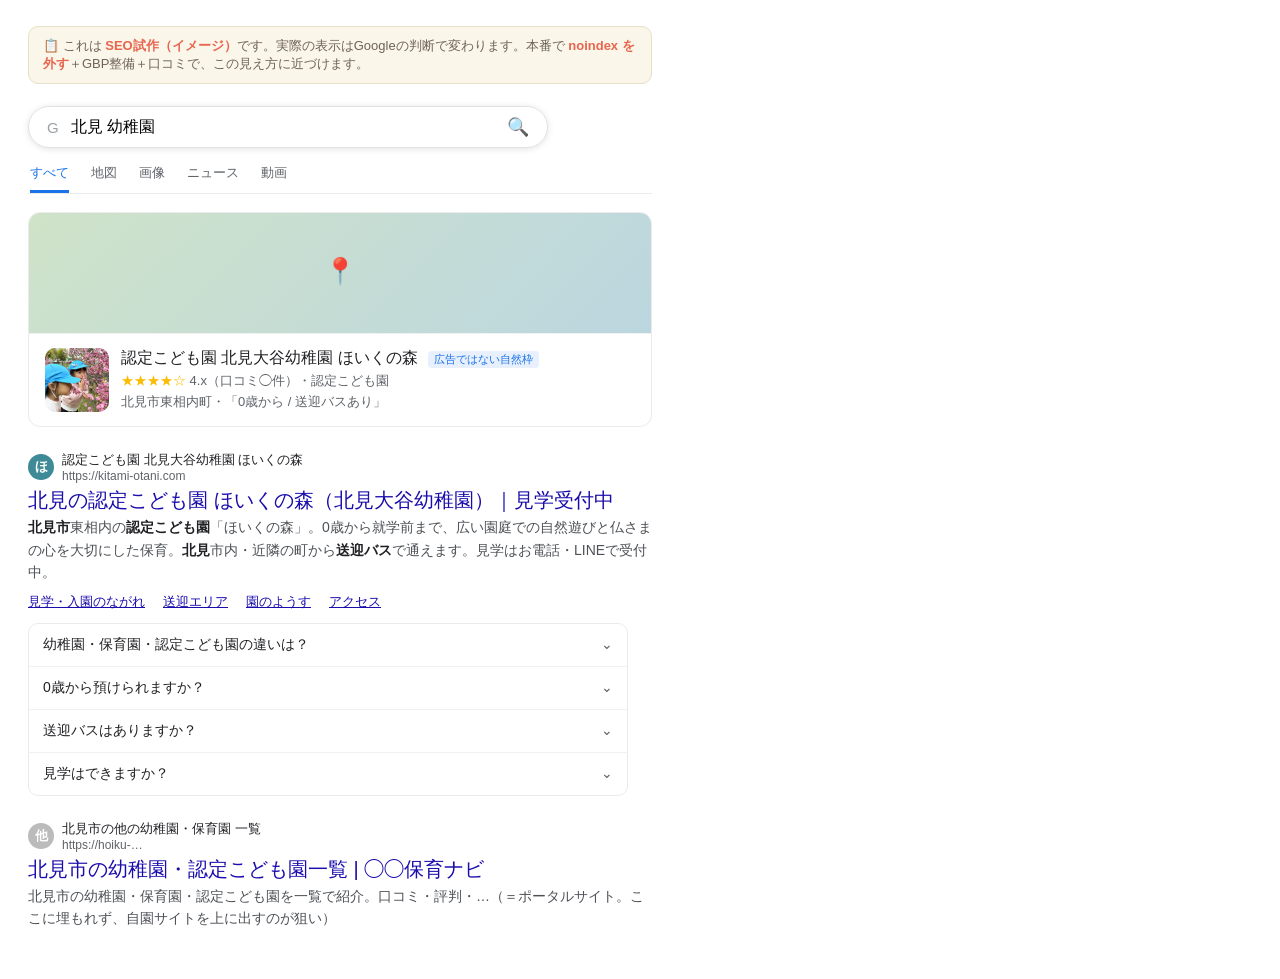
<file: seo_serp_mockup.html>
<!DOCTYPE html>
<html lang="ja"><head><meta charset="UTF-8"><meta name="viewport" content="width=device-width,initial-scale=1"><meta name="robots" content="noindex,nofollow">
<title>SERP試作｜北見 幼稚園</title>
<style>
*{box-sizing:border-box;margin:0;padding:0}
body{font-family:Arial,"Helvetica Neue","Hiragino Kaku Gothic ProN","Yu Gothic",sans-serif;background:#fff;color:#202124;padding:26px 28px;max-width:680px}
.note{background:#FBF6EA;border:1px solid #E8DFC8;border-radius:10px;padding:10px 14px;font-size:13px;color:#6E6356;margin-bottom:22px}
.note b{color:#E8654E}
.sbar{display:flex;align-items:center;border:1px solid #dfe1e5;border-radius:24px;padding:9px 18px;box-shadow:0 1px 6px rgba(32,33,36,.12);margin-bottom:6px;max-width:520px}
.sbar .g{font-size:15px;color:#9aa0a6;margin-right:12px}
.sbar input{border:none;outline:none;flex:1;font-size:16px}
.sbar .ic{color:#4285f4;font-size:18px;margin-left:10px}
.tabs{display:flex;gap:22px;font-size:13px;color:#5f6368;border-bottom:1px solid #ebebeb;padding:10px 2px 0;margin-bottom:18px}
.tabs span:first-child{color:#1a73e8;border-bottom:3px solid #1a73e8;padding-bottom:8px}
/* map pack */
.pack{border:1px solid #ebebeb;border-radius:12px;overflow:hidden;margin-bottom:24px}
.pack .map{height:120px;background:linear-gradient(135deg,#cfe3c8,#bcd6e0);position:relative}
.pack .pin{position:absolute;left:50%;top:48%;transform:translate(-50%,-50%);font-size:26px}
.pack .row{display:flex;gap:12px;padding:14px 16px;border-top:1px solid #f1f1f1}
.pack .row:first-of-type{border-top:none}
.pack .nm{font-size:16px;color:#202124;font-weight:500}
.pack .meta{font-size:13px;color:#5f6368;margin-top:3px}
.stars{color:#fbbc04;font-size:13px}
.tag{display:inline-block;background:#e8f0fe;color:#1a73e8;font-size:11px;border-radius:4px;padding:1px 6px;margin-left:6px}
.thumb{width:64px;height:64px;border-radius:10px;object-fit:cover;flex:none;background:#eee}
/* organic */
.res{margin-bottom:24px}
.url{font-size:13px;color:#202124;display:flex;align-items:center;gap:8px}
.url .fav{width:26px;height:26px;border-radius:50%;background:#3E8A96;color:#fff;display:grid;place-content:center;font-size:13px;font-weight:bold}
.url .path{color:#5f6368;font-size:12px;line-height:1.2}
.res h3{font-size:20px;color:#1a0dab;font-weight:400;margin:4px 0 3px;line-height:1.3}
.res .desc{font-size:14px;color:#4d5156;line-height:1.58}
.res .desc b{color:#202124}
.faq{border:1px solid #ebebeb;border-radius:10px;margin-top:12px;overflow:hidden;max-width:600px}
.faq div{padding:12px 14px;font-size:14px;border-top:1px solid #f1f1f1;display:flex;justify-content:space-between;color:#202124}
.faq div:first-child{border-top:none}
.faq span{color:#5f6368}
.sit{display:flex;gap:18px;margin-top:10px;font-size:13px}
.sit a{color:#1a0dab}
</style></head>
<body>
<div class="note">📋 これは <b>SEO試作（イメージ）</b>です。実際の表示はGoogleの判断で変わります。本番で <b>noindex を外す</b>＋GBP整備＋口コミで、この見え方に近づけます。</div>

<div class="sbar"><span class="g">G</span><input value="北見 幼稚園" readonly><span class="ic">🔍</span></div>
<div class="tabs"><span>すべて</span><span>地図</span><span>画像</span><span>ニュース</span><span>動画</span></div>

<!-- MEO / map pack -->
<div class="pack">
  <div class="map"><div class="pin">📍</div></div>
  <div class="row">
    <img class="thumb" src="assets/photos/kvbg.png" alt="">
    <div>
      <div class="nm">認定こども園 北見大谷幼稚園 ほいくの森 <span class="tag">広告ではない自然枠</span></div>
      <div class="meta"><span class="stars">★★★★☆</span> 4.x（口コミ◯件）・認定こども園</div>
      <div class="meta">北見市東相内町・「0歳から / 送迎バスあり」</div>
    </div>
  </div>
</div>

<!-- organic result -->
<div class="res">
  <div class="url"><span class="fav">ほ</span><div><div>認定こども園 北見大谷幼稚園 ほいくの森</div><div class="path">https://kitami-otani.com</div></div></div>
  <h3>北見の認定こども園 ほいくの森（北見大谷幼稚園）｜見学受付中</h3>
  <div class="desc"><b>北見市</b>東相内の<b>認定こども園</b>「ほいくの森」。0歳から就学前まで、広い園庭での自然遊びと仏さまの心を大切にした保育。<b>北見</b>市内・近隣の町から<b>送迎バス</b>で通えます。見学はお電話・LINEで受付中。</div>
  <div class="sit"><a href="#">見学・入園のながれ</a><a href="#">送迎エリア</a><a href="#">園のようす</a><a href="#">アクセス</a></div>
  <!-- FAQ rich result -->
  <div class="faq">
    <div>幼稚園・保育園・認定こども園の違いは？ <span>⌄</span></div>
    <div>0歳から預けられますか？ <span>⌄</span></div>
    <div>送迎バスはありますか？ <span>⌄</span></div>
    <div>見学はできますか？ <span>⌄</span></div>
  </div>
</div>

<div class="res">
  <div class="url"><span class="fav" style="background:#bbb">他</span><div><div>北見市の他の幼稚園・保育園 一覧</div><div class="path">https://hoiku-…</div></div></div>
  <h3 style="color:#1a0dab">北見市の幼稚園・認定こども園一覧 | ◯◯保育ナビ</h3>
  <div class="desc">北見市の幼稚園・保育園・認定こども園を一覧で紹介。口コミ・評判・…（＝ポータルサイト。ここに埋もれず、自園サイトを上に出すのが狙い）</div>
</div>

</body></html>
</file>
<file: assets/css/site.css>
:root{
  --cream:#FBF6EA;
  --cream-deep:#F3E9D2;
  --ink:#4A4036;
  --ink-soft:#6E6356;
  --teal:#3E8A96;
  --teal-light:#5BA6B1;
  --coral:#E8654E;
  --leaf:#7FB069;
  --sky:#AEDCE6;
  --sun:#F4C04E;
  --white:#ffffff;
  --shadow:0 10px 30px rgba(74,64,54,.10);
  --radius:22px;
}
*{box-sizing:border-box;margin:0;padding:0}
html{scroll-behavior:smooth}
body{
  font-family:"Zen Kaku Gothic New",sans-serif;
  color:var(--ink);
  background:var(--cream);
  line-height:1.85;
  -webkit-font-smoothing:antialiased;
  overflow-x:hidden;
}
h1,h2,h3,.maru{font-family:"Zen Maru Gothic",sans-serif}
img{max-width:100%;display:block}
a{color:inherit;text-decoration:none}
.wrap{max-width:1120px;margin:0 auto;padding:0 22px}
.btn{
  display:inline-flex;align-items:center;gap:.5em;
  font-family:"Zen Maru Gothic",sans-serif;font-weight:700;
  padding:.9em 1.7em;border-radius:999px;font-size:1.02rem;
  transition:transform .18s cubic-bezier(.34,1.56,.64,1), box-shadow .18s ease;
  box-shadow:0 6px 0 rgba(0,0,0,.08);
}
.btn:hover{transform:translateY(-3px)}
.btn:active{transform:translateY(2px);box-shadow:0 2px 0 rgba(0,0,0,.12)}
.btn-coral{background:var(--coral);color:#fff;box-shadow:0 6px 0 #c14a36}
.btn-line{background:#06C755;color:#fff;box-shadow:0 6px 0 #04953f}
.btn-teal{background:var(--teal);color:#fff;box-shadow:0 6px 0 #2c6a74}
.btn-ghost{background:#fff;color:var(--teal);border:2px solid var(--teal-light);box-shadow:0 5px 0 rgba(91,166,177,.3)}

/* preview ribbon */
.preview-flag{
  background:repeating-linear-gradient(45deg,#4A4036,#4A4036 14px,#3a322a 14px,#3a322a 28px);
  color:#fff;text-align:center;font-size:.78rem;letter-spacing:.04em;padding:6px 10px;
}
.preview-flag b{color:var(--sun)}

/* header */
header{
  position:sticky;top:0;z-index:50;background:rgba(251,246,234,.92);
  backdrop-filter:saturate(1.2) blur(6px);border-bottom:1px solid var(--cream-deep);
  transition:box-shadow .25s ease;
}
header.scrolled{box-shadow:0 6px 22px rgba(74,64,54,.10)}
.nav{display:flex;align-items:center;gap:18px;padding:12px 22px;max-width:1180px;margin:0 auto}
.brand{display:flex;align-items:center;gap:11px;margin-right:auto}
.brand .mark{width:44px;height:44px;flex:none}
.brand .txt b{font-family:"Zen Maru Gothic";font-weight:900;font-size:1.05rem;display:block;line-height:1.25}
.brand .txt span{font-size:.72rem;color:var(--ink-soft)}
.nav-links{display:flex;gap:22px;font-weight:500;font-size:.95rem}
.nav-links a{padding:4px 2px;border-bottom:2px solid transparent;transition:color .15s,border-color .15s}
.nav-links a:hover{border-color:var(--coral);color:var(--coral)}
.nav-cta{display:flex;gap:10px}
.nav .btn{padding:.6em 1.2em;font-size:.92rem;box-shadow:0 4px 0 rgba(0,0,0,.1)}
@media(max-width:900px){.nav-links{display:none}.nav-cta .btn-line{display:none}}
@media(max-width:860px){.nav-cta{display:none}.brand{margin-right:0}}

/* ===== HERO SLIDER ===== */
.hero{position:relative;min-height:90vh;display:flex;align-items:center;overflow:hidden;background:#2c3a3d}
.hero-slider{position:absolute;inset:0;z-index:0}
.slide{
  position:absolute;inset:0;background-size:cover;background-position:center;
  opacity:0;transition:opacity 1.4s ease;will-change:opacity,transform;
}
.slide.is-active{opacity:1}
.slide.is-active .kb{animation:kenburns 7s ease-out forwards}
.slide .kb{position:absolute;inset:0;background-size:cover;background-position:center}
@keyframes kenburns{from{transform:scale(1.02)}to{transform:scale(1.14)}}
.hero-scrim{position:absolute;inset:0;z-index:1;
  background:linear-gradient(100deg,rgba(35,46,49,.78) 0%,rgba(35,46,49,.5) 42%,rgba(35,46,49,.12) 70%,rgba(35,46,49,0) 100%);
}
.hero-scrim::after{content:"";position:absolute;inset:0;background:linear-gradient(to top,rgba(35,46,49,.45),transparent 30%)}
.hero-inner{position:relative;z-index:3;width:100%}
.hero-copy{max-width:620px;color:#fff}
.hero-copy .eyebrow{
  display:inline-block;background:rgba(255,255,255,.16);color:#fff;font-weight:700;
  font-family:"Zen Maru Gothic";font-size:.86rem;padding:.45em 1.1em;border-radius:999px;
  backdrop-filter:blur(4px);border:1px solid rgba(255,255,255,.28);margin-bottom:20px;
}
.hero h1{font-size:clamp(2.2rem,5vw,3.7rem);font-weight:900;line-height:1.3;letter-spacing:.01em;text-shadow:0 2px 18px rgba(0,0,0,.28)}
.hero h1 .u{position:relative;white-space:nowrap}
.hero h1 .u::after{content:"";position:absolute;left:-2%;right:-2%;bottom:.06em;height:.32em;background:var(--sun);opacity:.85;z-index:-1;border-radius:6px}
.hero h1 .c{color:#FFD37A}
.hero p.lead{margin-top:22px;font-size:1.12rem;color:rgba(255,255,255,.94);max-width:32em;text-shadow:0 1px 10px rgba(0,0,0,.3)}
.hero-cta{display:flex;flex-wrap:wrap;gap:14px;margin-top:32px}
.hero-note{margin-top:16px;font-size:.86rem;color:rgba(255,255,255,.86)}
/* hero ui */
.hero-dots{position:absolute;z-index:4;bottom:30px;left:50%;transform:translateX(-50%);display:flex;gap:11px}
.hero-dots button{width:11px;height:11px;border-radius:50%;border:2px solid #fff;background:transparent;cursor:pointer;padding:0;transition:all .25s}
.hero-dots button.on{background:#fff;width:30px;border-radius:6px}
.hero-arrow{position:absolute;z-index:4;top:50%;transform:translateY(-50%);width:48px;height:48px;border-radius:50%;background:rgba(255,255,255,.18);border:1px solid rgba(255,255,255,.35);color:#fff;font-size:1.4rem;cursor:pointer;display:grid;place-content:center;backdrop-filter:blur(4px);transition:background .2s}
.hero-arrow:hover{background:rgba(255,255,255,.34)}
.hero-arrow.prev{left:18px}.hero-arrow.next{right:18px}
@media(max-width:860px){.hero-arrow{display:none}}
.hero-scrolldown{position:absolute;z-index:4;bottom:22px;left:26px;color:#fff;font-size:.74rem;display:flex;flex-direction:column;align-items:center;gap:6px;opacity:.85}
.hero-scrolldown .line{width:1px;height:34px;background:#fff;position:relative;overflow:hidden}
.hero-scrolldown .line::after{content:"";position:absolute;top:-34px;left:0;width:1px;height:34px;background:var(--sun);animation:scrolldn 1.8s ease-in-out infinite}
@keyframes scrolldn{0%{top:-34px}60%,100%{top:34px}}
@media(max-width:860px){.hero-scrolldown{display:none}}
/* floating doodles */
.doodle{position:absolute;z-index:3;pointer-events:none}
.d-sun{top:34px;right:5%;width:74px;animation:spin 26s linear infinite}
.d-cloud{top:12%;right:18%;left:auto;width:118px;opacity:.92;animation:floatx 14s ease-in-out infinite}
@keyframes spin{to{transform:rotate(360deg)}}
@keyframes floatx{0%,100%{transform:translateX(0)}50%{transform:translateX(26px)}}
@keyframes bob{0%,100%{transform:translateY(0)}50%{transform:translateY(-12px)}}
@media(max-width:860px){.d-sun,.d-cloud{display:none}}
@media(max-width:860px){.hero{min-height:84vh}.hero h1{font-size:clamp(1.9rem,8vw,2.6rem)}}

/* wavy divider */
.wave{display:block;width:100%;height:60px;line-height:0;position:relative;z-index:2}
.wave svg{width:100%;height:100%}

/* trust strip */
.trust{background:var(--teal);color:#fff;padding:40px 0;position:relative;z-index:2}
.trust-grid{display:grid;grid-template-columns:repeat(4,1fr);gap:18px;text-align:center}
.trust .n{font-family:"Zen Maru Gothic";font-weight:900;font-size:2.3rem;line-height:1.1}
.trust .l{font-size:.86rem;opacity:.92;margin-top:4px}
.trust .n .s{font-size:1rem}
.trust .ti{transition:transform .2s}
.trust .ti:hover{transform:translateY(-4px)}
@media(max-width:760px){.trust-grid{grid-template-columns:repeat(2,1fr);gap:26px 12px}}

/* section base */
section{padding:78px 0}
.sec-head{text-align:center;margin-bottom:46px}
.sec-head .ja{font-family:"Zen Maru Gothic";font-weight:900;font-size:clamp(1.7rem,3.4vw,2.3rem)}
.sec-head .en{display:block;color:var(--teal-light);font-size:.82rem;letter-spacing:.18em;font-weight:700;margin-top:6px}
.sec-head p{max-width:34em;margin:14px auto 0;color:var(--ink-soft)}

/* reasons */
.reasons{background:#fff;position:relative}
.reason-grid{display:grid;grid-template-columns:repeat(2,1fr);gap:26px}
.reason{
  background:var(--cream);border-radius:var(--radius);overflow:hidden;
  box-shadow:var(--shadow);display:flex;flex-direction:column;
  transition:transform .25s ease, box-shadow .25s ease;
}
.reason:hover{transform:translateY(-7px);box-shadow:0 20px 40px rgba(74,64,54,.16)}
.reason .ph{height:210px;overflow:hidden;position:relative}
.reason .ph img{width:100%;height:100%;object-fit:cover;transition:transform .6s ease}
.reason:hover .ph img{transform:scale(1.07)}
.reason .tag{
  position:absolute;left:14px;top:14px;background:#fff;border-radius:999px;
  font-family:"Zen Maru Gothic";font-weight:700;font-size:.8rem;padding:.35em 1em;
  color:var(--coral);box-shadow:0 4px 10px rgba(0,0,0,.12)
}
.reason .body{padding:24px 26px 28px}
.reason h3{font-size:1.32rem;font-weight:900;margin-bottom:10px;display:flex;align-items:center;gap:.5em}
.reason h3 .ic{font-size:1.5rem}
.reason p{color:var(--ink-soft);font-size:.98rem}
@media(max-width:760px){.reason-grid{grid-template-columns:1fr}}

/* area / soutei */
.area{background:var(--cream)}
.area-grid{display:grid;grid-template-columns:1.1fr .9fr;gap:40px;align-items:center}
.area-card{background:#fff;border-radius:var(--radius);box-shadow:var(--shadow);padding:30px 32px}
.area-card h3{font-size:1.4rem;font-weight:900;margin-bottom:16px}
.course{display:flex;flex-wrap:wrap;gap:10px;margin:18px 0}
.course span{background:var(--sky);color:#235a66;border-radius:999px;padding:.4em 1em;font-weight:700;font-size:.9rem;font-family:"Zen Maru Gothic";transition:transform .18s}
.course span:hover{transform:scale(1.06)}
.area-stats{display:flex;gap:26px;margin-top:18px;flex-wrap:wrap}
.area-stats div b{font-family:"Zen Maru Gothic";font-weight:900;font-size:1.7rem;color:var(--teal);display:block}
.area-stats div span{font-size:.84rem;color:var(--ink-soft)}
.area-photo .frame{border:7px solid #fff;border-radius:26px;overflow:hidden;box-shadow:var(--shadow);transform:rotate(1.4deg)}
.area-photo img{height:380px;width:100%;object-fit:cover}
@media(max-width:820px){.area-grid{grid-template-columns:1fr}.area-photo img{height:260px}}

/* steps (conversion core) */
.steps{background:var(--teal-light);color:#fff;position:relative}
.steps .sec-head .ja,.steps .sec-head .en{color:#fff}
.steps .sec-head p{color:rgba(255,255,255,.92)}
.step-grid{display:grid;grid-template-columns:repeat(3,1fr);gap:22px;margin-bottom:40px}
.step{background:#fff;color:var(--ink);border-radius:var(--radius);padding:32px 26px 28px;text-align:center;box-shadow:var(--shadow);position:relative;transition:transform .25s}
.step:hover{transform:translateY(-6px)}
.step .num{position:absolute;top:-18px;left:50%;transform:translateX(-50%);background:var(--coral);color:#fff;font-family:"Zen Maru Gothic";font-weight:900;width:42px;height:42px;border-radius:50%;display:grid;place-content:center;box-shadow:0 4px 0 #c14a36}
.step .ic{margin:6px auto 14px;width:68px;height:68px;border-radius:50%;background:var(--cream);display:flex;align-items:center;justify-content:center}
.step .ic svg{width:40px;height:40px}
.step h3{font-size:1.18rem;font-weight:900;margin-bottom:8px}
.step p{font-size:.92rem;color:var(--ink-soft)}
.steps-cta{text-align:center;display:flex;gap:16px;justify-content:center;flex-wrap:wrap}
@media(max-width:760px){.step-grid{grid-template-columns:1fr;gap:30px}}

/* news */
.news-grid{display:grid;grid-template-columns:repeat(3,1fr);gap:24px}
.card{background:#fff;border-radius:var(--radius);overflow:hidden;box-shadow:var(--shadow);transition:transform .25s ease}
.card:hover{transform:translateY(-6px)}
.card .ph{height:200px;overflow:hidden}
.card .ph img{width:100%;height:100%;object-fit:cover;transition:transform .6s ease}
.card:hover .ph img{transform:scale(1.07)}
.card .body{padding:18px 20px 22px}
.card .meta{display:flex;gap:10px;align-items:center;font-size:.78rem;color:var(--ink-soft);margin-bottom:6px}
.card .cat{background:var(--leaf);color:#fff;border-radius:999px;padding:.15em .8em;font-weight:700;font-family:"Zen Maru Gothic"}
.card h3{font-size:1.08rem;font-weight:700}
.news-more{text-align:center;margin-top:34px}
@media(max-width:760px){.news-grid{grid-template-columns:1fr}}

/* instagram feed */
.btn-ig{background:#0095F6;color:#fff;box-shadow:0 5px 0 #0073c4}
.insta{background:#fff}
.ig-card{max-width:920px;margin:0 auto;border:1px solid var(--cream-deep);border-radius:24px;overflow:hidden;box-shadow:var(--shadow)}
.ig-head{display:flex;align-items:center;gap:16px;padding:20px 24px;border-bottom:1px solid var(--cream-deep)}
.ig-head .av{width:64px;height:64px;border-radius:50%;flex:none;background:linear-gradient(45deg,#f09433,#dc2743,#bc1888);display:grid;place-content:center}
.ig-head .av .inner{width:56px;height:56px;border-radius:50%;background:#fff;display:grid;place-content:center}
.ig-head .av svg{width:34px;height:34px}
.ig-meta b{font-family:"Zen Maru Gothic";font-size:1.1rem;display:block;line-height:1.3}
.ig-stats{display:flex;gap:18px;margin-top:5px;font-size:.9rem;color:var(--ink-soft);flex-wrap:wrap}
.ig-stats b{color:var(--ink)}
.ig-follow{margin-left:auto}
.ig-grid{display:grid;grid-template-columns:repeat(3,1fr);gap:4px;background:#fff}
.ig-grid a{position:relative;display:block;aspect-ratio:1/1;overflow:hidden;background:#eee}
.ig-grid img{width:100%;height:100%;object-fit:cover;transition:transform .5s ease}
.ig-grid a:hover img{transform:scale(1.08)}
.ig-grid .ov{position:absolute;inset:0;background:rgba(35,46,49,.4);opacity:0;display:grid;place-content:center;transition:opacity .2s}
.ig-grid a:hover .ov{opacity:1}
.ig-grid .ov svg{width:30px;height:30px}
.ig-foot{padding:20px;text-align:center}
.ig-note{text-align:center;font-size:.78rem;color:var(--ink-soft);margin-top:14px}
@media(max-width:600px){.ig-head{flex-wrap:wrap}.ig-follow{margin-left:0;width:100%}.ig-follow.btn{justify-content:center}}

/* access */
.access{background:var(--cream)}
.access-grid{display:grid;grid-template-columns:1fr 1fr;gap:34px}
.map{border-radius:var(--radius);overflow:hidden;box-shadow:var(--shadow);min-height:330px}
.map iframe{width:100%;height:100%;min-height:330px;border:0}
.info{background:#fff;border-radius:var(--radius);box-shadow:var(--shadow);padding:30px 34px}
.info h3{font-size:1.3rem;font-weight:900;margin-bottom:18px}
.info dl{display:grid;grid-template-columns:6em 1fr;gap:10px 14px;font-size:.96rem}
.info dt{color:var(--teal);font-weight:700;font-family:"Zen Maru Gothic"}
.info .tel{font-family:"Zen Maru Gothic";font-weight:900;font-size:1.9rem;color:var(--coral);margin:14px 0 4px}
@media(max-width:820px){.access-grid{grid-template-columns:1fr}}

/* footer */
footer{background:var(--ink);color:#fff;padding:50px 0 120px;text-align:center}
footer .fbrand{font-family:"Zen Maru Gothic";font-weight:900;font-size:1.3rem;margin-bottom:8px}
footer .fnav{display:flex;gap:20px;justify-content:center;flex-wrap:wrap;margin:18px 0;font-size:.9rem;opacity:.85}
footer small{opacity:.6;font-size:.78rem;display:block;margin-top:20px;line-height:1.7}

/* sticky mobile CTA */
.sticky-cta{
  position:fixed;left:0;right:0;bottom:0;z-index:60;display:none;
  gap:10px;padding:10px 14px;background:rgba(251,246,234,.97);
  box-shadow:0 -6px 20px rgba(74,64,54,.14);
}
.sticky-cta .btn{flex:1;justify-content:center;box-shadow:0 4px 0 rgba(0,0,0,.12)}
@media(max-width:860px){.sticky-cta{display:flex}}

/* ===== scroll reveal ===== */
.reveal{opacity:0;transform:translateY(30px);transition:opacity .7s ease, transform .7s cubic-bezier(.16,1,.3,1)}
.reveal.in{opacity:1;transform:none}
.reveal.d1{transition-delay:.08s}.reveal.d2{transition-delay:.16s}.reveal.d3{transition-delay:.24s}.reveal.d4{transition-delay:.32s}
.hero-copy>*{opacity:0;transform:translateY(22px);animation:heroIn .9s cubic-bezier(.16,1,.3,1) forwards}
.hero-copy>*:nth-child(1){animation-delay:.25s}
.hero-copy>*:nth-child(2){animation-delay:.4s}
.hero-copy>*:nth-child(3){animation-delay:.55s}
.hero-copy>*:nth-child(4){animation-delay:.7s}
.hero-copy>*:nth-child(5){animation-delay:.85s}
@keyframes heroIn{to{opacity:1;transform:none}}

/* ===== AI chat widget (demo: 園ドキュメントからの検索回答・クライアント側・APIキー不要) ===== */
.chat-launch{position:fixed;right:22px;bottom:24px;z-index:70;display:flex;align-items:center;gap:9px;background:var(--teal);color:#fff;border:none;cursor:pointer;padding:12px 18px 12px 13px;border-radius:999px;font-family:"Zen Maru Gothic";font-weight:700;font-size:.96rem;box-shadow:0 12px 28px rgba(62,138,150,.42);transition:transform .2s}
.chat-launch:hover{transform:translateY(-3px)}
.chat-launch .ava{width:30px;height:30px;border-radius:50%;background:#fff;display:grid;place-content:center;font-size:1.05rem}
.chat-launch .pulse{position:absolute;top:-3px;right:-3px;width:13px;height:13px;background:var(--coral);border-radius:50%;border:2px solid #fff;animation:bob 2s ease-in-out infinite}
@media(max-width:860px){.chat-launch{bottom:74px;right:13px;padding:11px 15px}.chat-launch .label{display:none}}
.chat-panel{position:fixed;right:22px;bottom:24px;z-index:80;width:372px;max-width:calc(100vw - 28px);height:566px;max-height:calc(100vh - 40px);background:#fff;border-radius:24px;box-shadow:0 26px 64px rgba(74,64,54,.32);display:flex;flex-direction:column;overflow:hidden;opacity:0;transform:translateY(20px) scale(.98);pointer-events:none;transition:opacity .25s,transform .25s}
.chat-panel.open{opacity:1;transform:none;pointer-events:auto}
@media(max-width:860px){.chat-panel{right:8px;left:8px;bottom:8px;width:auto;height:calc(100vh - 16px)}}
.chat-head{background:var(--teal);color:#fff;padding:15px 18px;display:flex;align-items:center;gap:12px}
.chat-head .ava{width:40px;height:40px;border-radius:50%;background:#fff;display:grid;place-content:center;font-size:1.3rem;flex:none}
.chat-head b{font-family:"Zen Maru Gothic";font-size:1rem;display:block;line-height:1.3}
.chat-head .sub{font-size:.73rem;opacity:.92}
.chat-head .x{margin-left:auto;background:rgba(255,255,255,.2);border:none;color:#fff;width:30px;height:30px;border-radius:50%;cursor:pointer;font-size:1.05rem;line-height:1}
.chat-body{flex:1;overflow-y:auto;padding:18px 16px;background:var(--cream);display:flex;flex-direction:column;gap:12px}
.msg{max-width:86%;padding:11px 15px;border-radius:18px;font-size:.92rem;line-height:1.75;white-space:pre-line}
.msg.bot{background:#fff;color:var(--ink);align-self:flex-start;border-bottom-left-radius:6px;box-shadow:0 3px 10px rgba(74,64,54,.07)}
.msg.user{background:var(--teal);color:#fff;align-self:flex-end;border-bottom-right-radius:6px}
.msg .src{display:inline-block;margin-top:8px;font-size:.7rem;color:var(--ink-soft);background:var(--cream-deep);border-radius:999px;padding:.15em .85em}
.msg .ina{display:inline-flex;align-items:center;margin-top:10px;margin-right:6px;gap:.3em;background:var(--coral);color:#fff;font-family:"Zen Maru Gothic";font-weight:700;font-size:.82rem;padding:.5em 1em;border-radius:999px;text-decoration:none}
.msg .ina.line{background:#06C755}
.typing{align-self:flex-start;background:#fff;border-radius:18px;padding:13px 16px;box-shadow:0 3px 10px rgba(74,64,54,.07);display:flex;gap:5px}
.typing span{width:7px;height:7px;border-radius:50%;background:var(--teal-light);animation:blink 1.2s infinite}
.typing span:nth-child(2){animation-delay:.2s}.typing span:nth-child(3){animation-delay:.4s}
@keyframes blink{0%,60%,100%{opacity:.3}30%{opacity:1}}
.chat-chips{display:flex;flex-wrap:wrap;gap:8px;padding:0 16px 10px;background:var(--cream)}
.chat-chips button{background:#fff;border:1px solid var(--cream-deep);color:var(--teal);font-family:"Zen Maru Gothic";font-weight:700;font-size:.79rem;padding:.45em 1em;border-radius:999px;cursor:pointer;transition:background .15s}
.chat-chips button:hover{background:var(--sky)}
.chat-input{display:flex;gap:8px;padding:11px 12px;border-top:1px solid var(--cream-deep);background:#fff}
.chat-input input{flex:1;border:1.5px solid var(--cream-deep);border-radius:999px;padding:.6em 1em;font-family:inherit;font-size:.92rem;outline:none}
.chat-input input:focus{border-color:var(--teal-light)}
.chat-input button{background:var(--teal);color:#fff;border:none;width:42px;height:42px;border-radius:50%;cursor:pointer;font-size:1.05rem;flex:none}
.chat-note{font-size:.66rem;color:var(--ink-soft);text-align:center;padding:0 12px 9px;background:#fff;line-height:1.5}

@media(prefers-reduced-motion:reduce){
  *{animation:none!important;transition:none!important}
  .reveal{opacity:1;transform:none}
  .hero-copy>*{opacity:1;transform:none}
}

/* ===== sub-page styles (入園募集 / 求人) ===== */
.pagehero{position:relative;min-height:44vh;display:flex;align-items:flex-end;overflow:hidden;background:#2c3a3d}
.pagehero .bg{position:absolute;inset:0;background-size:cover;background-position:center;transform:scale(1.06);animation:kenburns 9s ease-out forwards}
.pagehero .scrim{position:absolute;inset:0;background:linear-gradient(to top,rgba(35,46,49,.82),rgba(35,46,49,.28))}
.pagehero .inner{position:relative;z-index:2;color:#fff;padding:0 0 48px}
.pagehero .eyebrow{display:inline-block;background:rgba(255,255,255,.16);border:1px solid rgba(255,255,255,.3);padding:.4em 1.1em;border-radius:999px;font-family:"Zen Maru Gothic";font-weight:700;font-size:.82rem;margin-bottom:14px}
.pagehero h1{font-size:clamp(1.9rem,4.6vw,2.9rem);font-weight:900;text-shadow:0 2px 16px rgba(0,0,0,.32)}
.pagehero p{margin-top:12px;max-width:36em;color:rgba(255,255,255,.95);text-shadow:0 1px 8px rgba(0,0,0,.3)}
.breadcrumb{font-size:.8rem;color:var(--ink-soft);padding:14px 0 0}
.breadcrumb a{color:var(--teal)}
.lead-band{background:#fff;text-align:center;padding:60px 0 10px}
.lead-band p{max-width:40em;margin:0 auto;font-size:1.05rem;color:var(--ink-soft)}
.tbl{width:100%;border-collapse:collapse;background:#fff;border-radius:16px;overflow:hidden;box-shadow:var(--shadow)}
.tbl th,.tbl td{padding:14px 16px;text-align:left;border-bottom:1px solid var(--cream-deep);font-size:.95rem;vertical-align:top}
.tbl thead th{background:var(--teal);color:#fff;font-family:"Zen Maru Gothic";font-weight:700}
.tbl tbody th{background:var(--cream);font-family:"Zen Maru Gothic";white-space:nowrap}
.tbl tr:last-child td,.tbl tr:last-child th{border-bottom:none}
.ph{color:var(--coral);font-weight:700}
.note-box{background:var(--cream);border:1px dashed var(--teal-light);border-radius:14px;padding:16px 18px;font-size:.9rem;color:var(--ink-soft);margin-top:20px}
.feat-grid{display:grid;grid-template-columns:repeat(3,1fr);gap:24px}
.feat{background:var(--cream);border-radius:var(--radius);padding:28px 24px;box-shadow:var(--shadow);transition:transform .25s}
.feat:hover{transform:translateY(-6px)}
.feat .ic{width:62px;height:62px;border-radius:50%;background:#fff;display:flex;align-items:center;justify-content:center;margin-bottom:14px}
.feat .ic svg{width:34px;height:34px}
.feat h3{font-size:1.15rem;font-weight:900;margin-bottom:8px}
.feat p{font-size:.93rem;color:var(--ink-soft)}
@media(max-width:760px){.feat-grid{grid-template-columns:1fr}}
.cta-band{background:var(--teal);color:#fff;text-align:center;padding:56px 0}
.cta-band h2{font-family:"Zen Maru Gothic";font-weight:900;font-size:clamp(1.5rem,3vw,2rem);margin-bottom:8px}
.cta-band p{color:rgba(255,255,255,.92)}
.cta-band .tel{font-family:"Zen Maru Gothic";font-weight:900;font-size:2.1rem;margin:10px 0}
.cta-band .btns{display:flex;gap:14px;justify-content:center;flex-wrap:wrap;margin-top:18px}
.bg-cream{background:var(--cream)}

/* ===== enhanced sub-page components ===== */
.badge-o{color:#2e8b57;font-weight:700}.badge-t{color:#d98a00;font-weight:700}.badge-x{color:#b04a4a;font-weight:700}
.def-grid{display:grid;grid-template-columns:repeat(2,1fr);gap:16px}
.def{background:#fff;border-radius:16px;box-shadow:var(--shadow);padding:18px 22px}
.def dt{font-family:"Zen Maru Gothic";font-weight:700;color:var(--teal);font-size:.92rem;margin-bottom:5px}
.def dd{font-size:1.05rem;font-weight:500}
.def dd small{color:var(--ink-soft);font-size:.8rem;font-weight:400;display:block;margin-top:2px}
@media(max-width:620px){.def-grid{grid-template-columns:1fr}}
/* timeline (1日の流れ) */
.timeline{max-width:720px;margin:0 auto}
.tl-item{display:flex;gap:14px;position:relative;padding-bottom:24px}
.tl-time{flex:none;width:60px;font-family:"Zen Maru Gothic";font-weight:700;color:var(--teal);text-align:right;padding-top:4px;font-size:.95rem}
.tl-line{flex:none;position:relative;width:22px;display:flex;justify-content:center}
.tl-dot{width:15px;height:15px;border-radius:50%;background:var(--coral);margin-top:7px;z-index:1;box-shadow:0 0 0 4px var(--cream)}
.tl-line::before{content:"";position:absolute;top:7px;bottom:-24px;width:3px;background:var(--cream-deep)}
.tl-item:last-child{padding-bottom:0}.tl-item:last-child .tl-line::before{display:none}
.tl-body{background:#fff;border-radius:14px;padding:13px 18px;box-shadow:var(--shadow);flex:1}
.tl-body h4{font-family:"Zen Maru Gothic";font-weight:700;font-size:1rem;margin-bottom:2px}
.tl-body p{font-size:.88rem;color:var(--ink-soft)}
@media(max-width:560px){.tl-time{width:46px;font-size:.82rem}}
/* voice cards (先生の声) */
.voice-grid{display:grid;grid-template-columns:repeat(3,1fr);gap:22px}
.voice{background:#fff;border-radius:var(--radius);box-shadow:var(--shadow);padding:26px 24px;position:relative;transition:transform .25s}
.voice:hover{transform:translateY(-6px)}
.voice .q{position:absolute;top:10px;right:20px;font-size:3rem;color:var(--cream-deep);font-family:Georgia,serif;line-height:1}
.voice .who{display:flex;align-items:center;gap:12px;margin-bottom:13px}
.voice .av{width:50px;height:50px;border-radius:50%;background:var(--sky);display:grid;place-content:center;font-size:1.5rem;flex:none}
.voice .who b{font-family:"Zen Maru Gothic";display:block;font-size:.98rem}
.voice .who span{font-size:.78rem;color:var(--ink-soft)}
.voice p{font-size:.93rem;position:relative;z-index:1}
@media(max-width:760px){.voice-grid{grid-template-columns:1fr}}
/* season events */
.season-grid{display:grid;grid-template-columns:repeat(4,1fr);gap:16px}
.season{background:#fff;border-radius:18px;box-shadow:var(--shadow);overflow:hidden}
.season .hd{padding:11px;text-align:center;font-family:"Zen Maru Gothic";font-weight:700;color:#fff;font-size:1.02rem}
.season.s1 .hd{background:#7FB069}.season.s2 .hd{background:#5BA6B1}.season.s3 .hd{background:#E8654E}.season.s4 .hd{background:#6E8CB0}
.season ul{list-style:none;padding:14px 16px;font-size:.9rem}
.season li{padding:5px 0;border-bottom:1px dashed var(--cream-deep)}
.season li:last-child{border:none}
@media(max-width:760px){.season-grid{grid-template-columns:repeat(2,1fr)}}
/* mini stat band */
.statline{display:flex;flex-wrap:wrap;justify-content:center;gap:12px;margin-top:8px}
.statline span{background:#fff;border:1px solid var(--cream-deep);border-radius:999px;padding:.5em 1.2em;font-family:"Zen Maru Gothic";font-weight:700;color:var(--teal);font-size:.92rem}

/* ===== staff intro / gallery / forms ===== */
.staff-grid{display:grid;grid-template-columns:repeat(3,1fr);gap:24px}
.staff{background:var(--cream);border-radius:var(--radius);overflow:hidden;box-shadow:var(--shadow);transition:transform .25s}
.staff:hover{transform:translateY(-6px)}
.staff .ph{aspect-ratio:4/3;overflow:hidden}
.staff .ph img{width:100%;height:100%;object-fit:cover;transition:transform .5s}
.staff:hover .ph img{transform:scale(1.06)}
.staff .body{padding:20px 22px}
.staff .role{display:inline-block;background:var(--leaf);color:#fff;font-family:"Zen Maru Gothic";font-weight:700;font-size:.76rem;border-radius:999px;padding:.2em .9em;margin-bottom:8px}
.staff h3{font-size:1.18rem;font-weight:900;margin-bottom:8px}
.staff h3 small{font-size:.8rem;color:var(--ink-soft);font-weight:400;margin-left:6px}
.staff p{font-size:.9rem;color:var(--ink-soft)}
@media(max-width:760px){.staff-grid{grid-template-columns:1fr}}
.gallery{display:grid;grid-template-columns:repeat(4,1fr);gap:8px}
.gallery img{width:100%;aspect-ratio:1/1;object-fit:cover;border-radius:14px;transition:transform .4s}
.gallery a:hover img{transform:scale(1.05)}
@media(max-width:600px){.gallery{grid-template-columns:repeat(2,1fr)}}
.form{max-width:680px;margin:0 auto;background:#fff;border-radius:var(--radius);box-shadow:var(--shadow);padding:30px 30px 34px}
.field{margin-bottom:16px}
.field label{display:block;font-family:"Zen Maru Gothic";font-weight:700;font-size:.9rem;margin-bottom:6px}
.field .req{color:#fff;background:var(--coral);font-size:.66rem;border-radius:4px;padding:.1em .5em;margin-left:8px;vertical-align:middle}
.field input,.field select,.field textarea{width:100%;border:1.5px solid var(--cream-deep);border-radius:12px;padding:.7em 1em;font-family:inherit;font-size:1rem;outline:none;background:#fff;color:var(--ink)}
.field input:focus,.field select:focus,.field textarea:focus{border-color:var(--teal-light)}
.field textarea{min-height:110px;resize:vertical}
.field-row{display:grid;grid-template-columns:1fr 1fr;gap:16px}
@media(max-width:560px){.field-row{grid-template-columns:1fr}}
.form .submit{text-align:center;margin-top:10px}
.form-done{display:none;text-align:center;padding:24px 10px}
.form-done.show{display:block}
.form-done .ic{font-size:2.6rem}
.form-done h3{font-family:"Zen Maru Gothic";font-size:1.3rem;margin:8px 0}
.form-note{text-align:center;font-size:.76rem;color:var(--ink-soft);margin-top:14px}

/* chat avatar = brand mark (絵文字を廃止) */
.chat-launch .ava,.chat-head .ava{padding:0;overflow:hidden}
.chat-launch .ava svg,.chat-head .ava svg{width:100%;height:100%;display:block;border-radius:50%}

/* inline heading icons (絵文字置換) */
.reason h3 .ic{display:inline-flex;align-items:center}
.reason h3 .ic svg{width:27px;height:27px}
.area-card h3 .ic{display:inline-flex;vertical-align:-.2em;margin-right:.18em}
.area-card h3 .ic svg{width:26px;height:26px}
.eyebrow .ic{display:inline-flex;vertical-align:-.18em;margin-right:.3em}
.eyebrow .ic svg{width:16px;height:16px}

/* voice avatar & form-done icon = SVG */
.voice .av svg{width:26px;height:26px}
.form-done .ic svg{width:58px;height:58px;display:inline-block}
</file>
